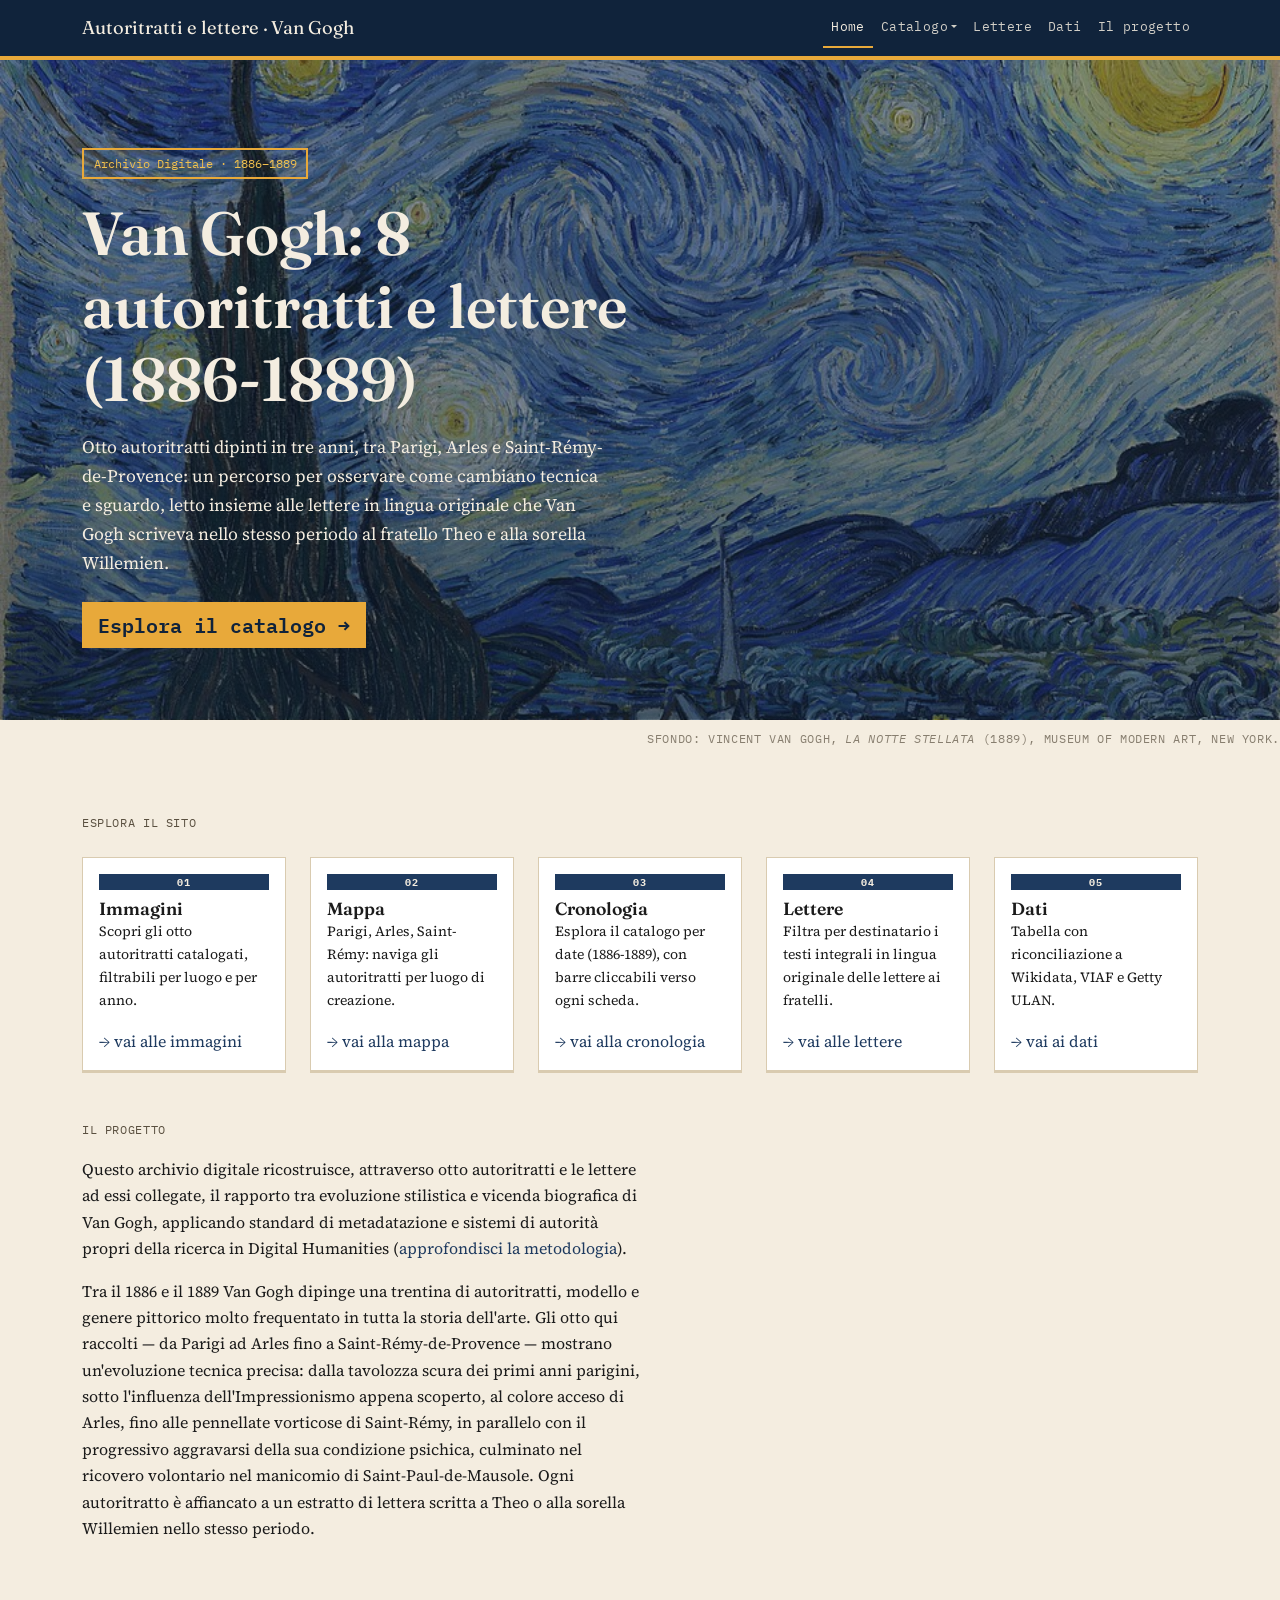
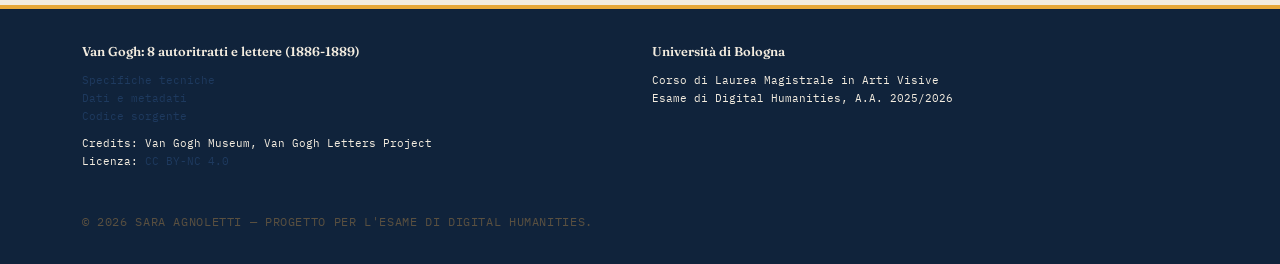
<file: index.html>
<!DOCTYPE html>
<html lang="it">
<head>
<meta charset="UTF-8">
<meta name="viewport" content="width=device-width, initial-scale=1.0">
<title>Van Gogh: 8 autoritratti e lettere (1886-1889)</title>

<meta name="DC.title" content="Van Gogh: 8 autoritratti e lettere (1886-1889)">
<meta name="DC.creator" content="Sara Agnoletti — Corso di Laurea Magistrale in Arti Visive, Università di Bologna">
<meta name="DC.subject" content="Vincent van Gogh; autoritratto; Post-Impressionismo; salute mentale">
<meta name="DC.description" content="Raccolta digitale di otto autoritratti di Van Gogh (1886-1889), suddivisi per luogo e data, abbinati a estratti di lettere a Theo van Gogh.">
<meta name="DC.publisher" content="Progetto per l'esame di Digital Humanities">
<meta name="DC.contributor" content="Van Gogh Museum, Amsterdam; Van Gogh Letters Project (Van Gogh Museum / Huygens ING)">
<meta name="DC.format" content="text/html">
<meta name="DC.relation" content="https://github.com/agnolettisara-hub/van-gogh-autoritratti-lettere">
<meta name="DC.source" content="Van Gogh Letters Project (vangoghletters.org); Van Gogh Museum (vangoghmuseum.nl)">
<meta name="DC.date" content="2026">
<meta name="DC.type" content="Collection">
<meta name="DC.language" content="it">
<meta name="DC.coverage" content="1886-1889; Parigi; Arles; Saint-Rémy-de-Provence">
<meta name="DC.rights" content="Quest'opera è distribuita con licenza Creative Commons Attribuzione - Non Commerciale 4.0 Internazionale (CC BY-NC 4.0). https://creativecommons.org/licenses/by-nc/4.0/deed.it">

<link href="https://cdn.jsdelivr.net/npm/bootstrap@5.3.3/dist/css/bootstrap.min.css" rel="stylesheet">
<link href="https://fonts.googleapis.com/css2?family=Fraunces:wght@500;600&family=Source+Serif+4:ital,wght@0,400;0,600;1,400&family=IBM+Plex+Mono:wght@400;600&display=swap" rel="stylesheet">
<link rel="stylesheet" href="css/style.css">
</head>
<body>

<nav class="navbar navbar-expand-lg navbar-dh">
  <div class="container">
    <a class="navbar-brand" href="index.html">Autoritratti e lettere · Van Gogh</a>
    <button class="navbar-toggler" type="button" data-bs-toggle="collapse" data-bs-target="#nav">
      <span class="navbar-toggler-icon"></span>
    </button>
    <div class="collapse navbar-collapse" id="nav">
      <ul class="navbar-nav ms-auto">
        <li class="nav-item"><a class="nav-link active" href="index.html">Home</a></li>
<li class="nav-item dropdown">
  <a class="nav-link dropdown-toggle" href="#" role="button" data-bs-toggle="dropdown" aria-expanded="false">Catalogo</a>
  <ul class="dropdown-menu dropdown-menu-dark">
    <li><a class="dropdown-item" href="catalogo.html">Immagini</a></li>
    <li><a class="dropdown-item" href="mappa.html">Mappa</a></li>
    <li><a class="dropdown-item" href="timeline.html">Cronologia</a></li>
  </ul>
</li>
        <li class="nav-item"><a class="nav-link" href="lettere.html">Lettere</a></li>
        <li class="nav-item"><a class="nav-link" href="dati.html">Dati</a></li>
        <li class="nav-item"><a class="nav-link" href="progetto.html">Il progetto</a></li>
      </ul>
    </div>
  </div>
</nav>

<header class="hero" style="background-image: linear-gradient(rgba(16,35,59,0.4), rgba(16,35,59,0.55)), url('assets/img/starry-night.jpg'); background-size: cover; background-position: center;">
  <div class="container">
    <span class="stamp">Archivio Digitale · 1886–1889</span>
    <h1>Van Gogh: 8 autoritratti e lettere (1886-1889)</h1>
    <p class="lead-text">
      Otto autoritratti dipinti in tre anni, tra Parigi, Arles e
      Saint-Rémy-de-Provence: un percorso per osservare come cambiano
      tecnica e sguardo, letto insieme alle lettere in lingua originale che Van Gogh scriveva
      nello stesso periodo al fratello Theo e alla sorella Willemien.
    </p>
    <a href="catalogo.html" class="btn btn-lg mt-2" style="background:var(--yellow); color:var(--blue-deep); border:none; border-radius:0; font-family:var(--font-mono); font-weight:600;">
      Esplora il catalogo →
    </a>
  </div>
</header>

<p class="caption" style="text-align:right; margin-top:0.5rem; opacity:0.7;">
  Sfondo: Vincent van Gogh, <em>La Notte Stellata</em> (1889), Museum of Modern Art, New York.
</p>
<section class="container py-5">
  <p class="eyebrow mb-4">Esplora il sito</p>
  <div class="row row-cols-2 row-cols-md-3 row-cols-lg-5 g-4">

    <div class="col">
      <div class="portrait-card h-100">
        <div class="card-body p-3 d-flex flex-column h-100">
          <p class="badge-tipo badge-immagine badge d-inline-block mb-2">01</p>
          <h3 class="card-title">Immagini</h3>
          <p class="small">Scopri gli otto autoritratti catalogati, filtrabili per luogo e per anno.</p>
          <a href="catalogo.html" class="mt-auto">→ vai alle immagini</a>
        </div>
      </div>
    </div>

    <div class="col">
      <div class="portrait-card h-100">
        <div class="card-body p-3 d-flex flex-column h-100">
          <p class="badge-tipo badge-immagine badge d-inline-block mb-2">02</p>
          <h3 class="card-title">Mappa</h3>
          <p class="small">Parigi, Arles, Saint-Rémy: naviga gli autoritratti per luogo di creazione.</p>
          <a href="mappa.html" class="mt-auto">→ vai alla mappa</a>
        </div>
      </div>
    </div>

    <div class="col">
      <div class="portrait-card h-100">
        <div class="card-body p-3 d-flex flex-column h-100">
          <p class="badge-tipo badge-immagine badge d-inline-block mb-2">03</p>
          <h3 class="card-title">Cronologia</h3>
          <p class="small">Esplora il catalogo per date (1886-1889), con barre cliccabili verso ogni scheda.</p>
          <a href="timeline.html" class="mt-auto">→ vai alla cronologia</a>
        </div>
      </div>
    </div>

    <div class="col">
      <div class="portrait-card h-100">
        <div class="card-body p-3 d-flex flex-column h-100">
          <p class="badge-tipo badge-immagine badge d-inline-block mb-2">04</p>
          <h3 class="card-title">Lettere</h3>
          <p class="small">Filtra per destinatario i testi integrali in lingua originale delle lettere ai fratelli.</p>
          <a href="lettere.html" class="mt-auto">→ vai alle lettere</a>
        </div>
      </div>
    </div>

    <div class="col">
      <div class="portrait-card h-100">
        <div class="card-body p-3 d-flex flex-column h-100">
          <p class="badge-tipo badge-immagine badge d-inline-block mb-2">05</p>
          <h3 class="card-title">Dati</h3>
          <p class="small">Tabella con riconciliazione a Wikidata, VIAF e Getty ULAN.</p>
          <a href="dati.html" class="mt-auto">→ vai ai dati</a>
        </div>
      </div>
    </div>

  </div>
</section>
<section class="container pb-5">
  <p class="eyebrow mb-3">Il progetto</p>
  <p style="max-width:70ch;">
  Questo archivio digitale ricostruisce, attraverso otto autoritratti e le
  lettere ad essi collegate, il rapporto tra evoluzione stilistica e
  vicenda biografica di Van Gogh, applicando standard di metadatazione e
  sistemi di autorità propri della ricerca in Digital Humanities
  (<a href="progetto.html">approfondisci la metodologia</a>).
</p>
<p style="max-width:70ch;" class="mt-3">
  Tra il 1886 e il 1889 Van Gogh dipinge una trentina di autoritratti, modello e genere pittorico molto frequentato in tutta la storia dell'arte. Gli otto qui raccolti —
  da Parigi ad Arles fino a Saint-Rémy-de-Provence — mostrano un'evoluzione
  tecnica precisa: dalla tavolozza scura dei primi anni parigini, sotto
  l'influenza dell'Impressionismo appena scoperto, al colore acceso di
  Arles, fino alle pennellate vorticose di Saint-Rémy, in parallelo con il
  progressivo aggravarsi della sua condizione psichica, culminato nel
  ricovero volontario nel manicomio di Saint-Paul-de-Mausole. Ogni
  autoritratto è affiancato a un estratto di lettera scritta a Theo o alla
  sorella Willemien nello stesso periodo.
</p>
</section>

<footer>
  <div class="container">
    <div class="row g-4">
      <div class="col-md-6">
        <p class="mb-2" style="font-family:var(--font-display); font-weight:600; color:var(--cream);">Van Gogh: 8 autoritratti e lettere (1886-1889)</p>
        <ul class="list-unstyled small">
          <li><a href="progetto.html">Specifiche tecniche</a></li>
          <li><a href="dati.html">Dati e metadati</a></li>
          <li><a href="https://github.com/agnolettisara-hub/van-gogh-autoritratti-lettere" target="_blank" rel="noopener">Codice sorgente</a></li>
          <li class="mt-2">Credits: Van Gogh Museum, Van Gogh Letters Project</li>
          <li>Licenza: <a href="https://creativecommons.org/licenses/by-nc/4.0/deed.it" target="_blank" rel="noopener">CC BY-NC 4.0</a></li>
        </ul>
      </div>
      <div class="col-md-6">
        <p class="mb-2" style="font-family:var(--font-display); font-weight:600; color:var(--cream);">Università di Bologna</p>
        <ul class="list-unstyled small">
          <li>Corso di Laurea Magistrale in Arti Visive</li>
          <li>Esame di Digital Humanities, A.A. 2025/2026</li>
        </ul>
      </div>
    </div>
    <p class="meta mt-4 mb-0">© 2026 Sara Agnoletti — Progetto per l'esame di Digital Humanities.</p>
  </div>
</footer>

<script src="https://cdn.jsdelivr.net/npm/bootstrap@5.3.3/dist/js/bootstrap.bundle.min.js"></script>
</body>
</html>
</file>
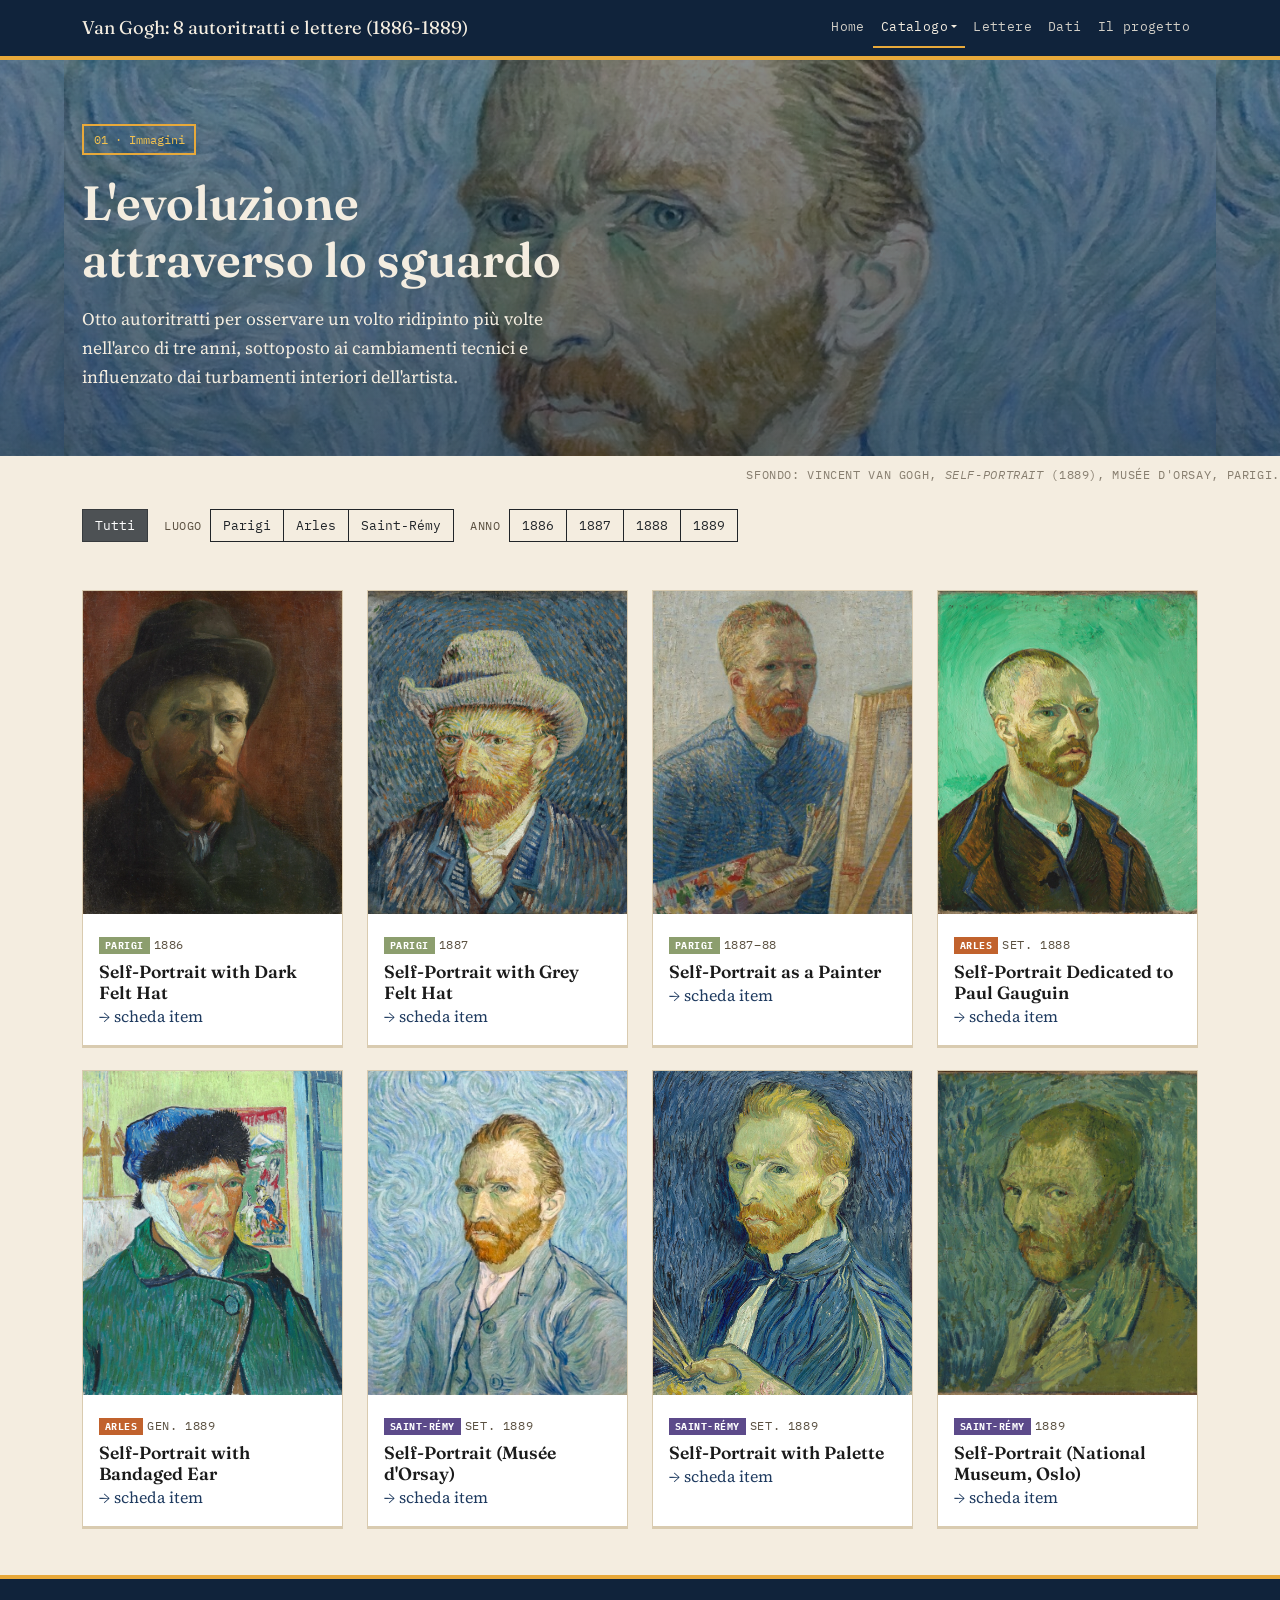
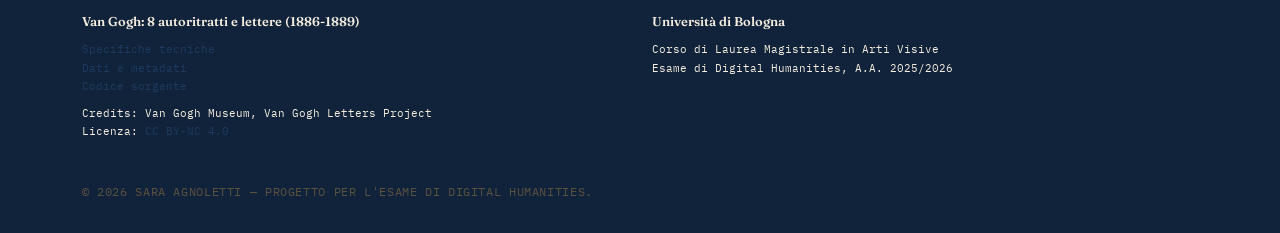
<file: catalogo.html>
<!DOCTYPE html>
<html lang="it">
<head>
<meta charset="UTF-8">
<meta name="viewport" content="width=device-width, initial-scale=1.0">
<title>Catalogo — Van Gogh: 8 autoritratti e lettere (1886-1889)</title>
<link href="https://cdn.jsdelivr.net/npm/bootstrap@5.3.3/dist/css/bootstrap.min.css" rel="stylesheet">
<link href="https://fonts.googleapis.com/css2?family=Fraunces:wght@500;600&family=Source+Serif+4:ital,wght@0,400;0,600;1,400&family=IBM+Plex+Mono:wght@400;600&display=swap" rel="stylesheet">
<link rel="stylesheet" href="css/style.css">
</head>
<body>

<nav class="navbar navbar-expand-lg navbar-dh">
  <div class="container">
    <a class="navbar-brand" href="index.html">Van Gogh: 8 autoritratti e lettere (1886-1889)</a>
    <button class="navbar-toggler" type="button" data-bs-toggle="collapse" data-bs-target="#nav">
      <span class="navbar-toggler-icon"></span>
    </button>
    <div class="collapse navbar-collapse" id="nav">
      <ul class="navbar-nav ms-auto">
        <li class="nav-item"><a class="nav-link" href="index.html">Home</a></li>
<li class="nav-item dropdown">
  <a class="nav-link dropdown-toggle active" href="#" role="button" data-bs-toggle="dropdown" aria-expanded="false">Catalogo</a>
  <ul class="dropdown-menu dropdown-menu-dark">
    <li><a class="dropdown-item" href="catalogo.html">Immagini</a></li>
    <li><a class="dropdown-item" href="mappa.html">Mappa</a></li>
    <li><a class="dropdown-item" href="timeline.html">Cronologia</a></li>
  </ul>
</li>
        <li class="nav-item"><a class="nav-link" href="lettere.html">Lettere</a></li>
        <li class="nav-item"><a class="nav-link" href="dati.html">Dati</a></li>
        <li class="nav-item"><a class="nav-link" href="progetto.html">Il progetto</a></li>
      </ul>
    </div>
  </div>
</nav>

<header class="hero" style="padding: 4rem 0 3rem; background-image: linear-gradient(rgba(16,35,59,0.5), rgba(16,35,59,0.68)), url('assets/img/self-portrait-orsay.jpg'); background-size: 90% auto; background-position: center 35%;">
  <div class="container">
    <span class="stamp">01 · Immagini</span>
    <h1 style="font-size: clamp(1.8rem, 4.5vw, 3rem);">L'evoluzione attraverso lo sguardo</h1>
    <p class="lead-text">
      Otto autoritratti per osservare un volto ridipinto più volte nell'arco di tre anni, sottoposto ai cambiamenti tecnici e influenzato dai turbamenti interiori dell'artista.
    </p>
  </div>
</header>
<p class="caption" style="text-align:right; margin-top:0.5rem; opacity:0.7;">
  Sfondo: Vincent van Gogh, <em>Self-Portrait</em> (1889), Musée d'Orsay, Parigi.
</p>
<section class="container mt-4">
  <div class="d-flex flex-wrap align-items-center gap-3">

    <button class="btn btn-dark filtro-reset-btn active" id="filtro-reset" style="border-radius:0; font-family:var(--font-mono); font-size:0.8rem;">Tutti</button>

    <div class="d-flex align-items-center gap-2">
      <span class="eyebrow mb-0" style="white-space:nowrap;">Luogo</span>
      <div class="btn-group" role="group" aria-label="Filtra per luogo" id="filtri">
        <button class="btn btn-outline-dark filtro-btn" data-filtro="parigi" style="border-radius:0; font-family:var(--font-mono); font-size:0.8rem;">Parigi</button>
        <button class="btn btn-outline-dark filtro-btn" data-filtro="arles" style="border-radius:0; font-family:var(--font-mono); font-size:0.8rem;">Arles</button>
        <button class="btn btn-outline-dark filtro-btn" data-filtro="saintremy" style="border-radius:0; font-family:var(--font-mono); font-size:0.8rem;">Saint-Rémy</button>
      </div>
    </div>

    <div class="d-flex align-items-center gap-2">
      <span class="eyebrow mb-0" style="white-space:nowrap;">Anno</span>
      <div class="btn-group" role="group" aria-label="Filtra per anno" id="filtri-anno">
        <button class="btn btn-outline-dark filtro-anno-btn" data-anno="1886" style="border-radius:0; font-family:var(--font-mono); font-size:0.8rem;">1886</button>
        <button class="btn btn-outline-dark filtro-anno-btn" data-anno="1887" style="border-radius:0; font-family:var(--font-mono); font-size:0.8rem;">1887</button>
        <button class="btn btn-outline-dark filtro-anno-btn" data-anno="1888" style="border-radius:0; font-family:var(--font-mono); font-size:0.8rem;">1888</button>
        <button class="btn btn-outline-dark filtro-anno-btn" data-anno="1889" style="border-radius:0; font-family:var(--font-mono); font-size:0.8rem;">1889</button>
      </div>
    </div>

  </div>
</section>

<section class="container py-5">
  <div class="row g-4" id="griglia">

    <div class="col-sm-6 col-md-4 col-lg-3 item-card" data-luogo="parigi" data-anno="1886">
      <div class="portrait-card h-100">
        <img src="assets/img/self-portrait-dark-felt-hat.jpg" alt="Self-Portrait with Dark Felt Hat" style="width:100%; aspect-ratio:4/5; object-fit:cover; display:block;">
        <div class="card-body p-3">
          <span class="badge-tipo badge-parigi badge">Parigi</span>
          <span class="meta">1886</span>
          <h3 class="card-title mt-1">Self-Portrait with Dark Felt Hat</h3>
          <a href="item/self-portrait-dark-felt-hat.html">→ scheda item</a>
        </div>
      </div>
    </div>

    <div class="col-sm-6 col-md-4 col-lg-3 item-card" data-luogo="parigi" data-anno="1887">
      <div class="portrait-card h-100">
        <img src="assets/img/self-portrait-grey-felt-hat.jpg" alt="Self-Portrait with Grey Felt Hat" style="width:100%; aspect-ratio:4/5; object-fit:cover; display:block;">
        <div class="card-body p-3">
          <span class="badge-tipo badge-parigi badge">Parigi</span>
          <span class="meta">1887</span>
          <h3 class="card-title mt-1">Self-Portrait with Grey Felt Hat</h3>
          <a href="item/self-portrait-grey-felt-hat.html">→ scheda item</a>
        </div>
      </div>
    </div>

    <div class="col-sm-6 col-md-4 col-lg-3 item-card" data-luogo="parigi" data-anno="1887-1888">
      <div class="portrait-card h-100">
        <img src="assets/img/self-portrait-as-painter.jpg" alt="Self-Portrait as a Painter" style="width:100%; aspect-ratio:4/5; object-fit:cover; display:block;">
        <div class="card-body p-3">
          <span class="badge-tipo badge-parigi badge">Parigi</span>
          <span class="meta">1887–88</span>
          <h3 class="card-title mt-1">Self-Portrait as a Painter</h3>
          <a href="item/self-portrait-as-painter.html">→ scheda item</a>
        </div>
      </div>
    </div>

    <div class="col-sm-6 col-md-4 col-lg-3 item-card" data-luogo="arles" data-anno="1888">
      <div class="portrait-card h-100">
        <img src="assets/img/self-portrait-dedicated-gauguin.jpg" alt="Self-Portrait Dedicated to Paul Gauguin" style="width:100%; aspect-ratio:4/5; object-fit:cover; display:block;">
        <div class="card-body p-3">
          <span class="badge-tipo badge-arles badge">Arles</span>
          <span class="meta">set. 1888</span>
          <h3 class="card-title mt-1">Self-Portrait Dedicated to Paul Gauguin</h3>
          <a href="item/self-portrait-dedicated-gauguin.html">→ scheda item</a>
        </div>
      </div>
    </div>

    <div class="col-sm-6 col-md-4 col-lg-3 item-card" data-luogo="arles" data-anno="1889">
      <div class="portrait-card h-100">
        <img src="assets/img/self-portrait-bandaged-ear.jpg" alt="Self-Portrait with Bandaged Ear" style="width:100%; aspect-ratio:4/5; object-fit:cover; display:block;">
        <div class="card-body p-3">
          <span class="badge-tipo badge-arles badge">Arles</span>
          <span class="meta">gen. 1889</span>
          <h3 class="card-title mt-1">Self-Portrait with Bandaged Ear</h3>
          <a href="item/self-portrait-bandaged-ear.html">→ scheda item</a>
        </div>
      </div>
    </div>

    <div class="col-sm-6 col-md-4 col-lg-3 item-card" data-luogo="saintremy" data-anno="1889">
      <div class="portrait-card h-100">
        <img src="assets/img/self-portrait-orsay.jpg" alt="Self-Portrait (Musée d'Orsay)" style="width:100%; aspect-ratio:4/5; object-fit:cover; display:block;">
        <div class="card-body p-3">
          <span class="badge-tipo badge-saintremy badge">Saint-Rémy</span>
          <span class="meta">set. 1889</span>
          <h3 class="card-title mt-1">Self-Portrait (Musée d'Orsay)</h3>
          <a href="item/self-portrait-orsay.html">→ scheda item</a>
        </div>
      </div>
    </div>

    <div class="col-sm-6 col-md-4 col-lg-3 item-card" data-luogo="saintremy" data-anno="1889">
      <div class="portrait-card h-100">
        <img src="assets/img/self-portrait-palette.jpg" alt="Self-Portrait with Palette" style="width:100%; aspect-ratio:4/5; object-fit:cover; display:block;">
        <div class="card-body p-3">
          <span class="badge-tipo badge-saintremy badge">Saint-Rémy</span>
          <span class="meta">set. 1889</span>
          <h3 class="card-title mt-1">Self-Portrait with Palette</h3>
          <a href="item/self-portrait-palette.html">→ scheda item</a>
        </div>
      </div>
    </div>

    <div class="col-sm-6 col-md-4 col-lg-3 item-card" data-luogo="saintremy" data-anno="1889">
      <div class="portrait-card h-100">
        <img src="assets/img/self-portrait-oslo.jpg" alt="Self-Portrait (National Museum, Oslo)" style="width:100%; aspect-ratio:4/5; object-fit:cover; display:block;">
        <div class="card-body p-3">
          <span class="badge-tipo badge-saintremy badge">Saint-Rémy</span>
          <span class="meta">1889</span>
          <h3 class="card-title mt-1">Self-Portrait (National Museum, Oslo)</h3>
          <a href="item/self-portrait-oslo.html">→ scheda item</a>
        </div>
      </div>
    </div>

  </div>
</section>

<footer>
  <div class="container">
    <div class="row g-4">
      <div class="col-md-6">
        <p class="mb-2" style="font-family:var(--font-display); font-weight:600; color:var(--cream);">Van Gogh: 8 autoritratti e lettere (1886-1889)</p>
        <ul class="list-unstyled small">
          <li><a href="progetto.html">Specifiche tecniche</a></li>
          <li><a href="dati.html">Dati e metadati</a></li>
          <li><a href="https://github.com/agnolettisara-hub/van-gogh-autoritratti-lettere" target="_blank" rel="noopener">Codice sorgente</a></li>
          <li class="mt-2">Credits: Van Gogh Museum, Van Gogh Letters Project</li>
          <li>Licenza: <a href="https://creativecommons.org/licenses/by-nc/4.0/deed.it" target="_blank" rel="noopener">CC BY-NC 4.0</a></li>
        </ul>
      </div>
      <div class="col-md-6">
        <p class="mb-2" style="font-family:var(--font-display); font-weight:600; color:var(--cream);">Università di Bologna</p>
        <ul class="list-unstyled small">
          <li>Corso di Laurea Magistrale in Arti Visive</li>
          <li>Esame di Digital Humanities, A.A. 2025/2026</li>
        </ul>
      </div>
    </div>
    <p class="meta mt-4 mb-0">© 2026 Sara Agnoletti — Progetto per l'esame di Digital Humanities.</p>
  </div>
</footer>

<script src="https://cdn.jsdelivr.net/npm/bootstrap@5.3.3/dist/js/bootstrap.bundle.min.js"></script>
<script src="js/main.js"></script>
</body>
</html>
</file>
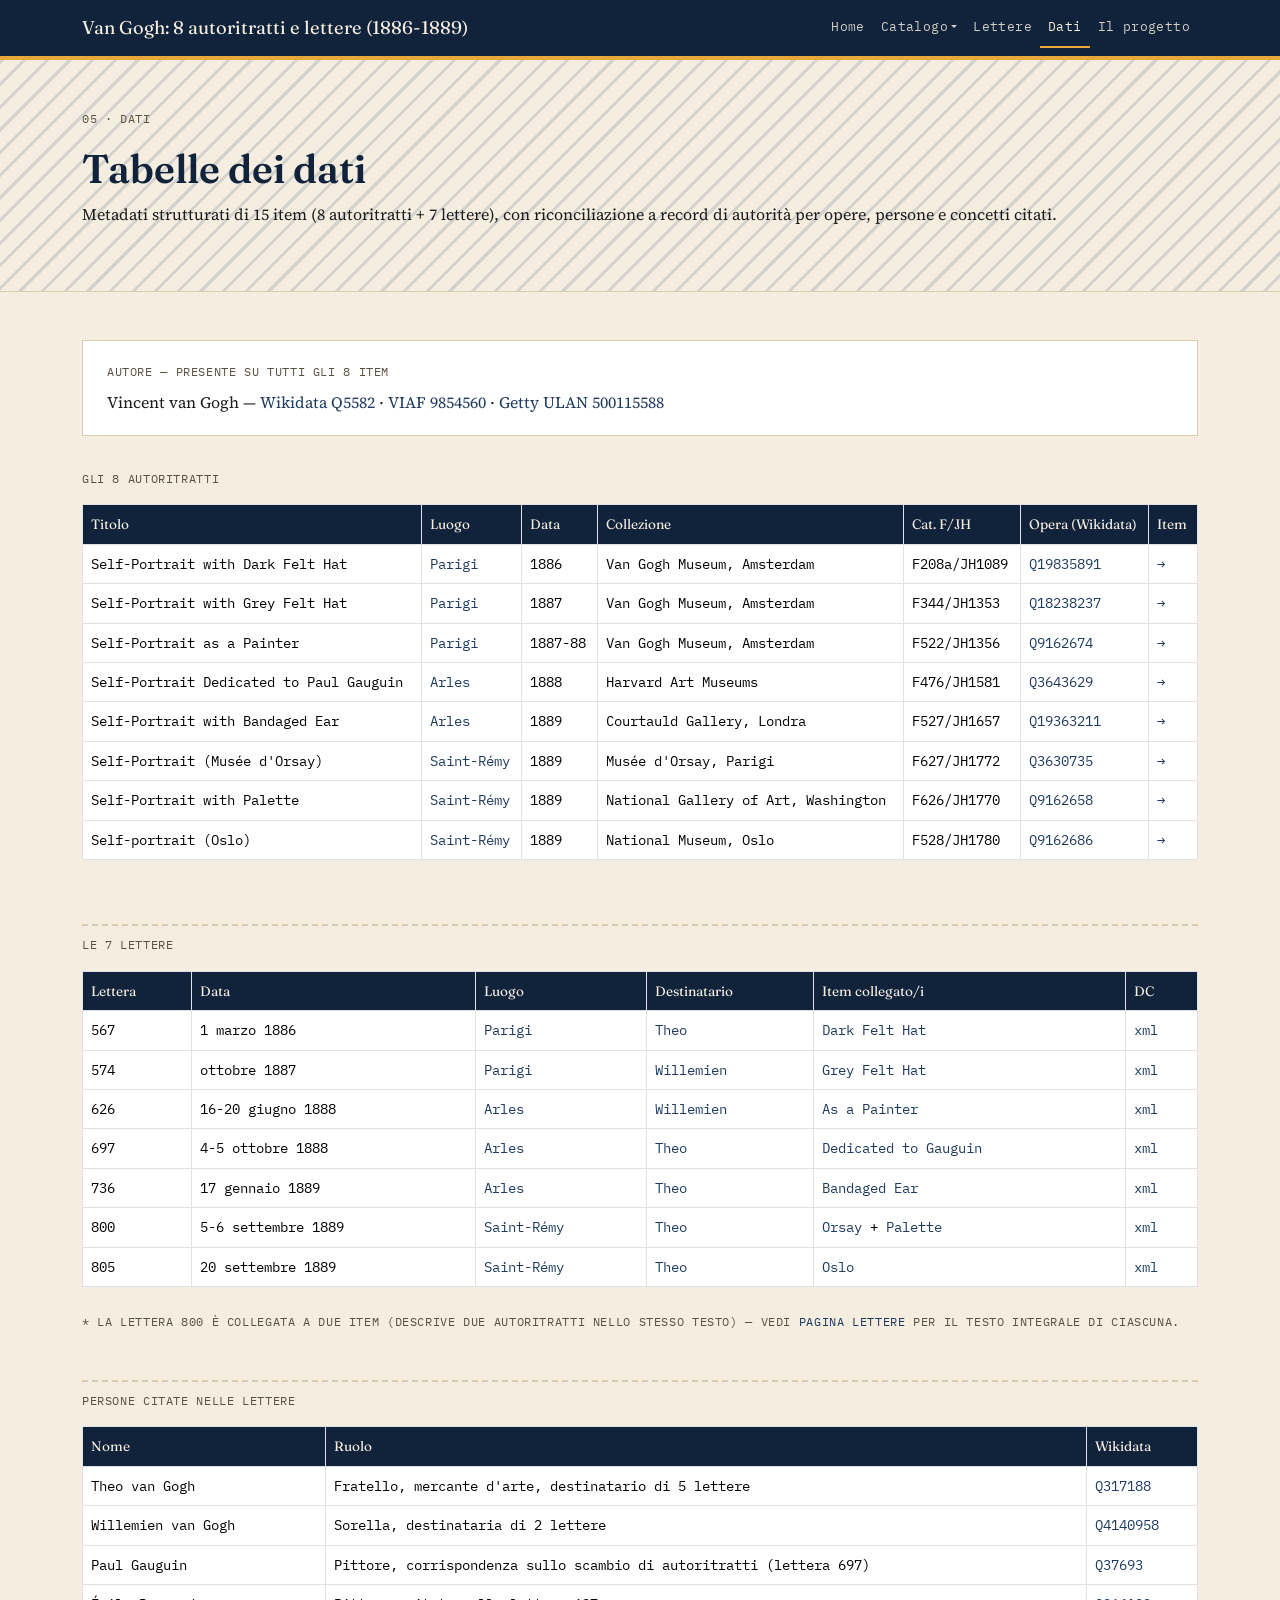
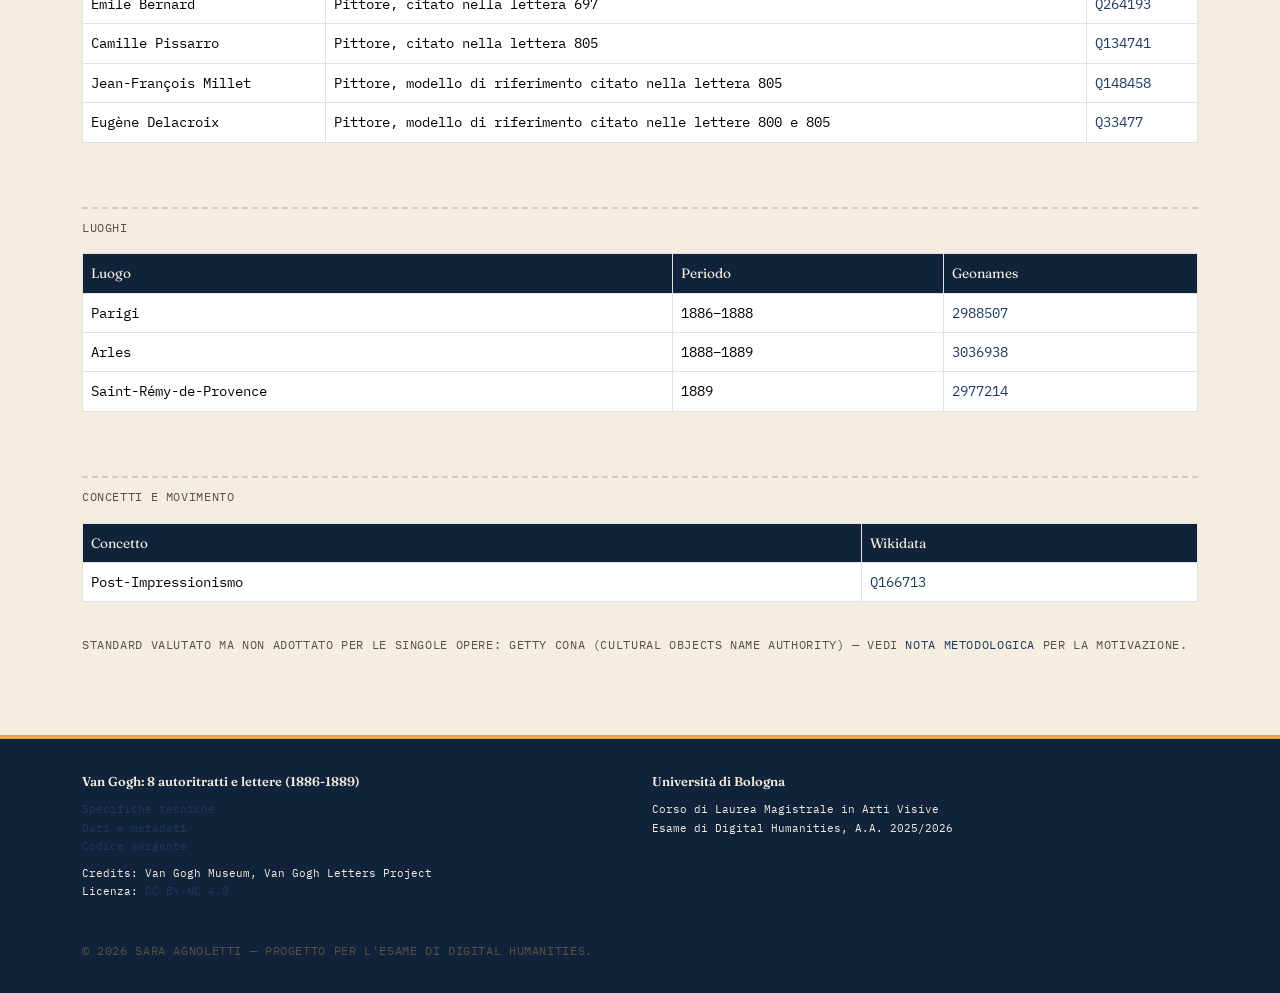
<file: dati.html>
<!DOCTYPE html>
<html lang="it">
<head>
<meta charset="UTF-8">
<meta name="viewport" content="width=device-width, initial-scale=1.0">
<title>Dati — Van Gogh: 8 autoritratti e lettere (1886-1889)</title>
<link href="https://cdn.jsdelivr.net/npm/bootstrap@5.3.3/dist/css/bootstrap.min.css" rel="stylesheet">
<link href="https://fonts.googleapis.com/css2?family=Fraunces:wght@500;600&family=Source+Serif+4:ital,wght@0,400;0,600;1,400&family=IBM+Plex+Mono:wght@400;600&display=swap" rel="stylesheet">
<link rel="stylesheet" href="css/style.css">
<style>
  .dati-table th a, .dati-table td a { color: var(--blue); }
  .auth-box { border: 1px solid var(--line); background: #fff; padding: 1.2rem 1.5rem; margin-bottom: 2rem; }
  .auth-box .eyebrow { margin-bottom: 0.5rem; }
  .mini-table { font-family: var(--font-mono); font-size: 0.85rem; }
  .mini-table th { background: var(--blue-deep); color: var(--cream); font-family: var(--font-display); font-weight: normal; }
  .section-divider { border-top: 2px dashed var(--line); margin: 3rem 0 2rem; padding-top: 0.5rem; }
</style>
</head>
<body>

<nav class="navbar navbar-expand-lg navbar-dh">
  <div class="container">
    <a class="navbar-brand" href="index.html">Van Gogh: 8 autoritratti e lettere (1886-1889)</a>
    <button class="navbar-toggler" type="button" data-bs-toggle="collapse" data-bs-target="#nav">
      <span class="navbar-toggler-icon"></span>
    </button>
    <div class="collapse navbar-collapse" id="nav">
      <ul class="navbar-nav ms-auto">
        <li class="nav-item"><a class="nav-link" href="index.html">Home</a></li>
        <li class="nav-item dropdown">
          <a class="nav-link dropdown-toggle" href="#" role="button" data-bs-toggle="dropdown" aria-expanded="false">Catalogo</a>
          <ul class="dropdown-menu dropdown-menu-dark">
            <li><a class="dropdown-item" href="catalogo.html">Immagini</a></li>
            <li><a class="dropdown-item" href="mappa.html">Mappa</a></li>
            <li><a class="dropdown-item" href="timeline.html">Cronologia</a></li>
          </ul>
        </li>
        <li class="nav-item"><a class="nav-link" href="lettere.html">Lettere</a></li>
        <li class="nav-item"><a class="nav-link active" href="dati.html">Dati</a></li>
        <li class="nav-item"><a class="nav-link" href="progetto.html">Il progetto</a></li>
      </ul>
    </div>
  </div>
</nav>

<header class="py-5" style="border-bottom:1px solid var(--line); background-color: var(--cream); background-image: repeating-linear-gradient(135deg, rgba(30,58,95,0.15), rgba(30,58,95,0.15) 3px, transparent 3px, transparent 16px);">
  <div class="container">
   <p class="eyebrow">05 · Dati</p>
    <h1>Tabelle dei dati</h1>
    <p class="lead-text">
      Metadati strutturati di 15 item (8 autoritratti + 7 lettere), con
      riconciliazione a record di autorità per opere, persone e concetti citati.
    </p>
  </div>
</header>

<div class="container py-5">

  <!-- ============ AUTORE (costante su tutti gli item) ============ -->
  <div class="auth-box">
    <p class="eyebrow">Autore — presente su tutti gli 8 item</p>
    <p class="mb-0">
      Vincent van Gogh —
      <a href="https://www.wikidata.org/wiki/Q5582" target="_blank">Wikidata Q5582</a> ·
      <a href="http://viaf.org/viaf/9854560" target="_blank">VIAF 9854560</a> ·
      <a href="https://www.getty.edu/vow/ULANFullDisplay?find=van+gogh&role=&nation=&subjectid=500115588" target="_blank">Getty ULAN 500115588</a>
    </p>
  </div>

  <!-- ============ TABELLA PRINCIPALE — ITEM (AUTORITRATTI) ============ -->
  <p class="eyebrow mb-3">Gli 8 autoritratti</p>
  <div style="overflow-x:auto;">
    <table class="table table-bordered dati-table align-middle">
      <thead>
        <tr><th>Titolo</th><th>Luogo</th><th>Data</th><th>Collezione</th><th>Cat. F/JH</th><th>Opera (Wikidata)</th><th>Item</th></tr>
      </thead>
      <tbody>
        <tr>
          <td>Self-Portrait with Dark Felt Hat</td>
          <td><a href="https://www.geonames.org/2988507/paris.html" target="_blank">Parigi</a></td>
          <td>1886</td>
          <td>Van Gogh Museum, Amsterdam</td>
          <td>F208a/JH1089</td>
          <td><a href="https://www.wikidata.org/wiki/Q19835891" target="_blank">Q19835891</a></td>
          <td><a href="item/self-portrait-dark-felt-hat.html">→</a></td>
        </tr>
        <tr>
          <td>Self-Portrait with Grey Felt Hat</td>
          <td><a href="https://www.geonames.org/2988507/paris.html" target="_blank">Parigi</a></td>
          <td>1887</td>
          <td>Van Gogh Museum, Amsterdam</td>
          <td>F344/JH1353</td>
          <td><a href="https://www.wikidata.org/wiki/Q18238237" target="_blank">Q18238237</a></td>
          <td><a href="item/self-portrait-grey-felt-hat.html">→</a></td>
        </tr>
        <tr>
          <td>Self-Portrait as a Painter</td>
          <td><a href="https://www.geonames.org/2988507/paris.html" target="_blank">Parigi</a></td>
          <td>1887-88</td>
          <td>Van Gogh Museum, Amsterdam</td>
          <td>F522/JH1356</td>
          <td><a href="https://www.wikidata.org/wiki/Q9162674" target="_blank">Q9162674</a></td>
          <td><a href="item/self-portrait-as-painter.html">→</a></td>
        </tr>
        <tr>
          <td>Self-Portrait Dedicated to Paul Gauguin</td>
          <td><a href="https://www.geonames.org/3036938/arles.html" target="_blank">Arles</a></td>
          <td>1888</td>
          <td>Harvard Art Museums</td>
          <td>F476/JH1581</td>
          <td><a href="https://www.wikidata.org/wiki/Q3643629" target="_blank">Q3643629</a></td>
          <td><a href="item/self-portrait-dedicated-gauguin.html">→</a></td>
        </tr>
        <tr>
          <td>Self-Portrait with Bandaged Ear</td>
          <td><a href="https://www.geonames.org/3036938/arles.html" target="_blank">Arles</a></td>
          <td>1889</td>
          <td>Courtauld Gallery, Londra</td>
          <td>F527/JH1657</td>
          <td><a href="https://www.wikidata.org/wiki/Q19363211" target="_blank">Q19363211</a></td>
          <td><a href="item/self-portrait-bandaged-ear.html">→</a></td>
        </tr>
        <tr>
          <td>Self-Portrait (Musée d'Orsay)</td>
          <td><a href="https://www.geonames.org/2977214/saint-remy-de-provence.html" target="_blank">Saint-Rémy</a></td>
          <td>1889</td>
          <td>Musée d'Orsay, Parigi</td>
          <td>F627/JH1772</td>
          <td><a href="https://www.wikidata.org/wiki/Q3630735" target="_blank">Q3630735</a></td>
          <td><a href="item/self-portrait-orsay.html">→</a></td>
        </tr>
        <tr>
          <td>Self-Portrait with Palette</td>
          <td><a href="https://www.geonames.org/2977214/saint-remy-de-provence.html" target="_blank">Saint-Rémy</a></td>
          <td>1889</td>
          <td>National Gallery of Art, Washington</td>
          <td>F626/JH1770</td>
          <td><a href="https://www.wikidata.org/wiki/Q9162658" target="_blank">Q9162658</a></td>
          <td><a href="item/self-portrait-palette.html">→</a></td>
        </tr>
        <tr>
          <td>Self-portrait (Oslo)</td>
          <td><a href="https://www.geonames.org/2977214/saint-remy-de-provence.html" target="_blank">Saint-Rémy</a></td>
          <td>1889</td>
          <td>National Museum, Oslo</td>
          <td>F528/JH1780</td>
          <td><a href="https://www.wikidata.org/wiki/Q9162686" target="_blank">Q9162686</a></td>
          <td><a href="item/self-portrait-oslo.html">→</a></td>
        </tr>
      </tbody>
    </table>
  </div>

  <!-- ============ TABELLA LETTERE (ITEM A Sé) ============ -->
  <div class="section-divider">
    <p class="eyebrow mb-3">Le 7 lettere</p>
    <div style="overflow-x:auto;">
      <table class="table table-bordered dati-table align-middle">
        <thead>
          <tr><th>Lettera</th><th>Data</th><th>Luogo</th><th>Destinatario</th><th>Item collegato/i</th><th>DC</th></tr>
        </thead>
        <tbody>
          <tr>
            <td>567</td><td>1 marzo 1886</td>
            <td><a href="https://www.geonames.org/2988507/paris.html" target="_blank">Parigi</a></td>
            <td><a href="https://www.wikidata.org/wiki/Q317188" target="_blank">Theo</a></td>
            <td><a href="item/self-portrait-dark-felt-hat.html">Dark Felt Hat</a></td>
            <td><a href="data/lettera-567-dc.xml" target="_blank">xml</a></td>
          </tr>
          <tr>
            <td>574</td><td>ottobre 1887</td>
            <td><a href="https://www.geonames.org/2988507/paris.html" target="_blank">Parigi</a></td>
            <td><a href="https://www.wikidata.org/wiki/Q4140958" target="_blank">Willemien</a></td>
            <td><a href="item/self-portrait-grey-felt-hat.html">Grey Felt Hat</a></td>
            <td><a href="data/lettera-574-dc.xml" target="_blank">xml</a></td>
          </tr>
          <tr>
            <td>626</td><td>16-20 giugno 1888</td>
            <td><a href="https://www.geonames.org/3036938/arles.html" target="_blank">Arles</a></td>
            <td><a href="https://www.wikidata.org/wiki/Q4140958" target="_blank">Willemien</a></td>
            <td><a href="item/self-portrait-as-painter.html">As a Painter</a></td>
            <td><a href="data/lettera-626-dc.xml" target="_blank">xml</a></td>
          </tr>
          <tr>
            <td>697</td><td>4-5 ottobre 1888</td>
            <td><a href="https://www.geonames.org/3036938/arles.html" target="_blank">Arles</a></td>
            <td><a href="https://www.wikidata.org/wiki/Q317188" target="_blank">Theo</a></td>
            <td><a href="item/self-portrait-dedicated-gauguin.html">Dedicated to Gauguin</a></td>
            <td><a href="data/lettera-697-dc.xml" target="_blank">xml</a></td>
          </tr>
          <tr>
            <td>736</td><td>17 gennaio 1889</td>
            <td><a href="https://www.geonames.org/3036938/arles.html" target="_blank">Arles</a></td>
            <td><a href="https://www.wikidata.org/wiki/Q317188" target="_blank">Theo</a></td>
            <td><a href="item/self-portrait-bandaged-ear.html">Bandaged Ear</a></td>
            <td><a href="data/lettera-736-dc.xml" target="_blank">xml</a></td>
          </tr>
          <tr>
            <td>800</td><td>5-6 settembre 1889</td>
            <td><a href="https://www.geonames.org/2977214/saint-remy-de-provence.html" target="_blank">Saint-Rémy</a></td>
            <td><a href="https://www.wikidata.org/wiki/Q317188" target="_blank">Theo</a></td>
            <td><a href="item/self-portrait-orsay.html">Orsay</a> + <a href="item/self-portrait-palette.html">Palette</a></td>
            <td><a href="data/lettera-800-dc.xml" target="_blank">xml</a></td>
          </tr>
          <tr>
            <td>805</td><td>20 settembre 1889</td>
            <td><a href="https://www.geonames.org/2977214/saint-remy-de-provence.html" target="_blank">Saint-Rémy</a></td>
            <td><a href="https://www.wikidata.org/wiki/Q317188" target="_blank">Theo</a></td>
            <td><a href="item/self-portrait-oslo.html">Oslo</a></td>
            <td><a href="data/lettera-805-dc.xml" target="_blank">xml</a></td>
          </tr>
        </tbody>
      </table>
    </div>
    <p class="meta mt-2">* La lettera 800 è collegata a due item (descrive due autoritratti nello stesso testo) — vedi <a href="lettere.html">pagina Lettere</a> per il testo integrale di ciascuna.</p>
  </div>

  <!-- ============ TABELLA PERSONE ============ -->
  <div class="section-divider">
    <p class="eyebrow mb-3">Persone citate nelle lettere</p>
    <div style="overflow-x:auto;">
      <table class="table table-bordered mini-table align-middle">
        <thead>
          <tr><th>Nome</th><th>Ruolo</th><th>Wikidata</th></tr>
        </thead>
        <tbody>
          <tr><td>Theo van Gogh</td><td>Fratello, mercante d'arte, destinatario di 5 lettere</td><td><a href="https://www.wikidata.org/wiki/Q317188" target="_blank">Q317188</a></td></tr>
          <tr><td>Willemien van Gogh</td><td>Sorella, destinataria di 2 lettere</td><td><a href="https://www.wikidata.org/wiki/Q4140958" target="_blank">Q4140958</a></td></tr>
          <tr><td>Paul Gauguin</td><td>Pittore, corrispondenza sullo scambio di autoritratti (lettera 697)</td><td><a href="https://www.wikidata.org/wiki/Q37693" target="_blank">Q37693</a></td></tr>
          <tr><td>Émile Bernard</td><td>Pittore, citato nella lettera 697</td><td><a href="https://www.wikidata.org/wiki/Q264193" target="_blank">Q264193</a></td></tr>
          <tr><td>Camille Pissarro</td><td>Pittore, citato nella lettera 805</td><td><a href="https://www.wikidata.org/wiki/Q134741" target="_blank">Q134741</a></td></tr>
          <tr><td>Jean-François Millet</td><td>Pittore, modello di riferimento citato nella lettera 805</td><td><a href="https://www.wikidata.org/wiki/Q148458" target="_blank">Q148458</a></td></tr>
          <tr><td>Eugène Delacroix</td><td>Pittore, modello di riferimento citato nelle lettere 800 e 805</td><td><a href="https://www.wikidata.org/wiki/Q33477" target="_blank">Q33477</a></td></tr>
        </tbody>
      </table>
    </div>
  </div>

  <!-- ============ TABELLA LUOGHI ============ -->
  <div class="section-divider">
    <p class="eyebrow mb-3">Luoghi</p>
    <div style="overflow-x:auto;">
      <table class="table table-bordered mini-table align-middle">
        <thead>
          <tr><th>Luogo</th><th>Periodo</th><th>Geonames</th></tr>
        </thead>
        <tbody>
          <tr><td>Parigi</td><td>1886–1888</td><td><a href="https://www.geonames.org/2988507/paris.html" target="_blank">2988507</a></td></tr>
          <tr><td>Arles</td><td>1888–1889</td><td><a href="https://www.geonames.org/3036938/arles.html" target="_blank">3036938</a></td></tr>
          <tr><td>Saint-Rémy-de-Provence</td><td>1889</td><td><a href="https://www.geonames.org/2977214/saint-remy-de-provence.html" target="_blank">2977214</a></td></tr>
        </tbody>
      </table>
    </div>
  </div>

  <!-- ============ CONCETTI / MOVIMENTO ============ -->
  <div class="section-divider">
    <p class="eyebrow mb-3">Concetti e movimento</p>
    <div style="overflow-x:auto;">
      <table class="table table-bordered mini-table align-middle">
        <thead>
          <tr><th>Concetto</th><th>Wikidata</th></tr>
        </thead>
        <tbody>
          <tr><td>Post-Impressionismo</td><td><a href="https://www.wikidata.org/wiki/Q166713" target="_blank">Q166713</a></td></tr>
        </tbody>
      </table>
    </div>
    <p class="meta mt-3">
      Standard valutato ma non adottato per le singole opere: Getty CONA (Cultural Objects Name Authority) —
      vedi <a href="progetto.html">nota metodologica</a> per la motivazione.
    </p>
  </div>

</div>

<footer>
  <div class="container">
    <div class="row g-4">
      <div class="col-md-6">
        <p class="mb-2" style="font-family:var(--font-display); font-weight:600; color:var(--cream);">Van Gogh: 8 autoritratti e lettere (1886-1889)</p>
        <ul class="list-unstyled small">
          <li><a href="progetto.html">Specifiche tecniche</a></li>
          <li><a href="dati.html">Dati e metadati</a></li>
          <li><a href="https://github.com/agnolettisara-hub/van-gogh-autoritratti-lettere" target="_blank" rel="noopener">Codice sorgente</a></li>
          <li class="mt-2">Credits: Van Gogh Museum, Van Gogh Letters Project</li>
          <li>Licenza: <a href="https://creativecommons.org/licenses/by-nc/4.0/deed.it" target="_blank" rel="noopener">CC BY-NC 4.0</a></li>
        </ul>
      </div>
      <div class="col-md-6">
        <p class="mb-2" style="font-family:var(--font-display); font-weight:600; color:var(--cream);">Università di Bologna</p>
        <ul class="list-unstyled small">
          <li>Corso di Laurea Magistrale in Arti Visive</li>
          <li>Esame di Digital Humanities, A.A. 2025/2026</li>
        </ul>
      </div>
    </div>
    <p class="meta mt-4 mb-0">© 2026 Sara Agnoletti — Progetto per l'esame di Digital Humanities.</p>
  </div>
</footer>

<script src="https://cdn.jsdelivr.net/npm/bootstrap@5.3.3/dist/js/bootstrap.bundle.min.js"></script>
</body>
</html>
</file>
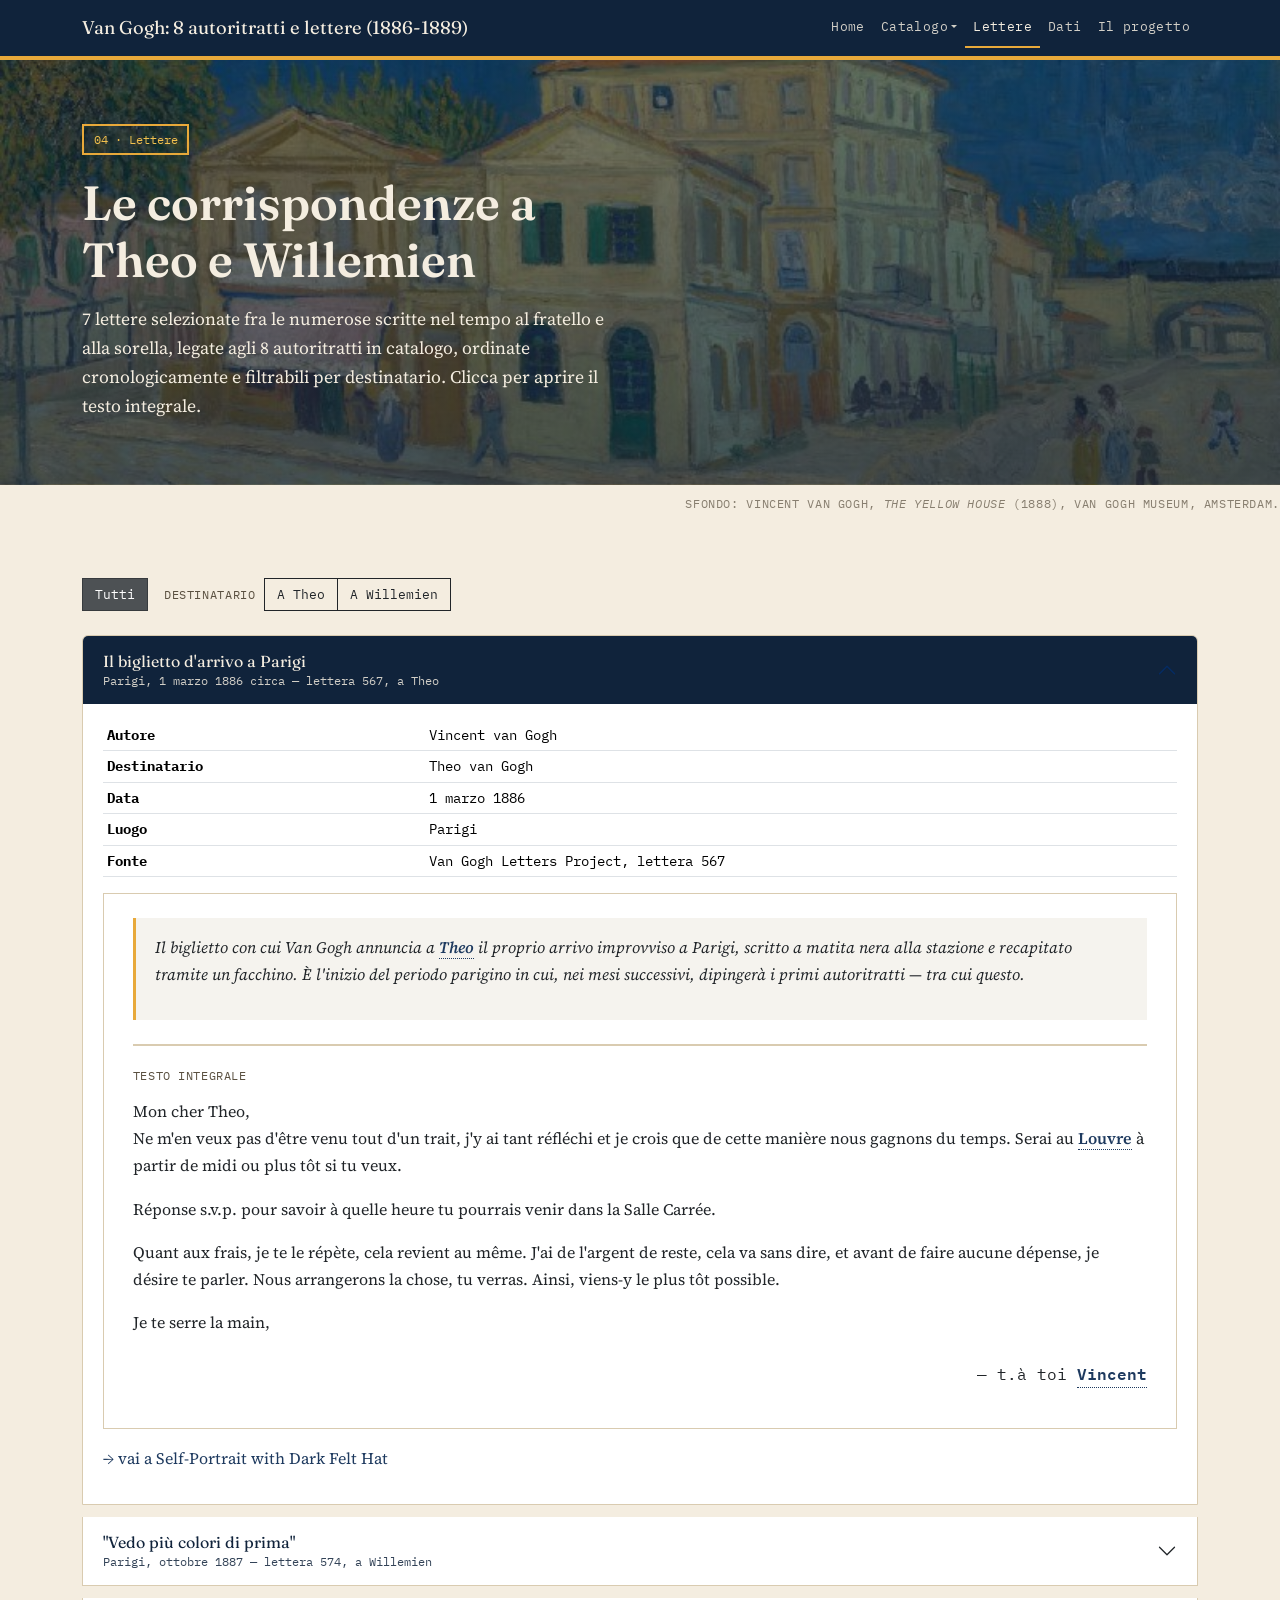
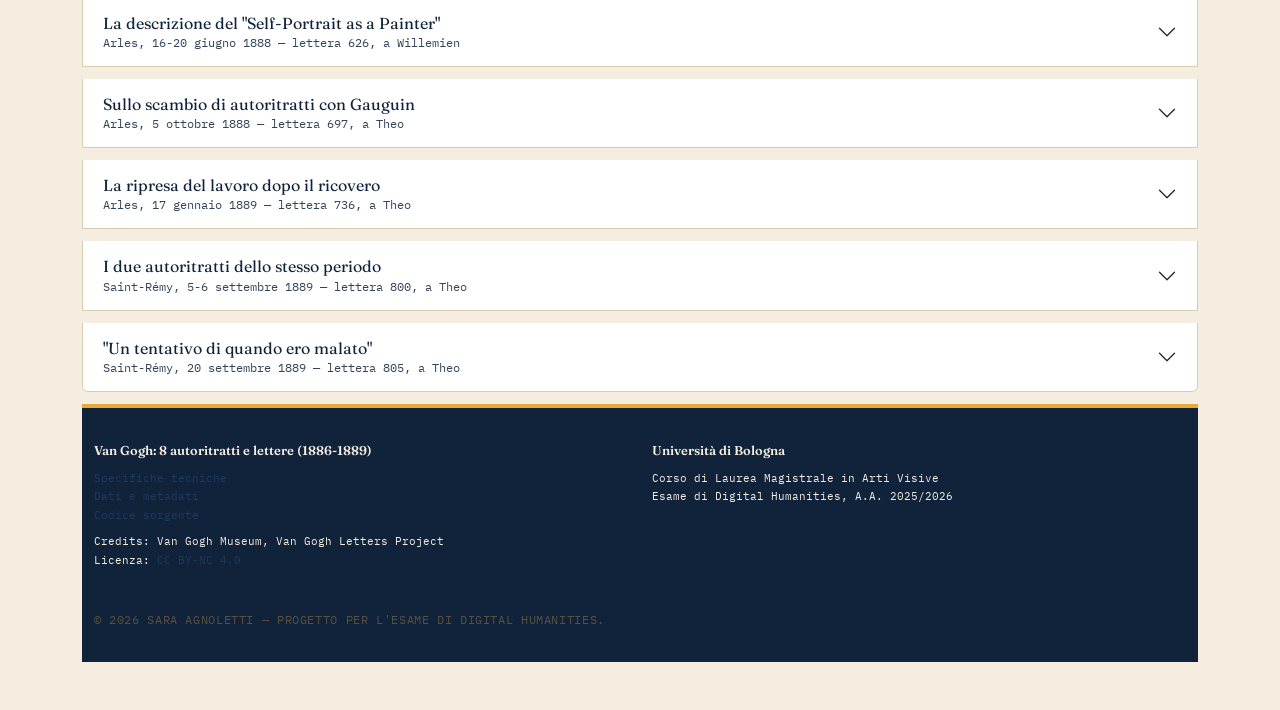
<file: lettere.html>
<!DOCTYPE html>
<html lang="it">
<head>
<meta charset="UTF-8">
<meta name="viewport" content="width=device-width, initial-scale=1.0">
<title>Lettere — Van Gogh: 8 autoritratti e lettere (1886-1889)</title>
<link href="https://cdn.jsdelivr.net/npm/bootstrap@5.3.3/dist/css/bootstrap.min.css" rel="stylesheet">
<link href="https://fonts.googleapis.com/css2?family=Fraunces:wght@500;600&family=Source+Serif+4:ital,wght@0,400;0,600;1,400&family=IBM+Plex+Mono:wght@400;600&display=swap" rel="stylesheet">
<link rel="stylesheet" href="css/style.css">
<style>
  .accordion-item { border: 1px solid var(--line); margin-bottom: 0.75rem; }
  .accordion-button {
    font-family: var(--font-display);
    background: #fff;
    color: var(--blue-deep);
  }
  .accordion-button:not(.collapsed) {
    background: var(--blue-deep);
    color: var(--cream);
    box-shadow: none;
  }
  .accordion-button:focus { box-shadow: 0 0 0 2px var(--yellow); }
  .accordion-button::after { filter: none; }
  .accordion-date { font-family: var(--font-mono); font-size: 0.78rem; opacity: 0.85; display:block; margin-top:2px; }
  
  .tei-div.tei-estratto {
    background: #f5f3ee;
    border-left: 3px solid var(--yellow);
    padding: 1rem 1.2rem;
    margin-bottom: 1.5rem;
    font-style: italic;
  }
  .tei-div.tei-lettera {
    border-top: 2px solid var(--line);
    padding-top: 1.2rem;
  }
  .tei-div.tei-lettera::before {
    content: "Testo integrale";
    display: block;
    font-family: var(--font-mono);
    font-size: 0.72rem;
    text-transform: uppercase;
    letter-spacing: 0.05em;
    color: #5A5040;
    margin-bottom: 0.8rem;
  }
</style>
</head>
<body>

<nav class="navbar navbar-expand-lg navbar-dh">
  <div class="container">
    <a class="navbar-brand" href="index.html">Van Gogh: 8 autoritratti e lettere (1886-1889)</a>
    <button class="navbar-toggler" type="button" data-bs-toggle="collapse" data-bs-target="#nav">
      <span class="navbar-toggler-icon"></span>
    </button>
    <div class="collapse navbar-collapse" id="nav">
      <ul class="navbar-nav ms-auto">
        <li class="nav-item"><a class="nav-link" href="index.html">Home</a></li>
        <li class="nav-item dropdown">
          <a class="nav-link dropdown-toggle" href="#" role="button" data-bs-toggle="dropdown" aria-expanded="false">Catalogo</a>
          <ul class="dropdown-menu dropdown-menu-dark">
            <li><a class="dropdown-item" href="catalogo.html">Immagini</a></li>
            <li><a class="dropdown-item" href="mappa.html">Mappa</a></li>
            <li><a class="dropdown-item" href="timeline.html">Cronologia</a></li>
          </ul>
        </li>
        <li class="nav-item"><a class="nav-link active" href="lettere.html">Lettere</a></li>
        <li class="nav-item"><a class="nav-link" href="dati.html">Dati</a></li>
        <li class="nav-item"><a class="nav-link" href="progetto.html">Il progetto</a></li>
      </ul>
    </div>
  </div>
</nav>

<header class="hero" style="padding: 4rem 0 3rem; background-image: linear-gradient(rgba(16,35,59,0.5), rgba(16,35,59,0.68)), url('assets/img/yellow-house.jpg'); background-size: cover; background-position: center;">
  <div class="container">
    <span class="stamp">04 · Lettere</span>
    <h1 style="font-size: clamp(1.8rem, 4.5vw, 3rem);">Le corrispondenze a Theo e Willemien</h1>
    <p class="lead-text">
      7 lettere selezionate fra le numerose scritte nel tempo al fratello e alla sorella, legate agli 8 autoritratti in catalogo, ordinate cronologicamente e filtrabili per destinatario. Clicca per aprire il
      testo integrale.
    </p>
  </div>
</header>
<p class="caption" style="text-align:right; margin-top:0.5rem; opacity:0.7;">
  Sfondo: Vincent van Gogh, <em>The Yellow House</em> (1888), Van Gogh Museum, Amsterdam.
</p>

<section class="container py-5">

  <div class="d-flex flex-wrap align-items-center gap-3 mb-4">
    <button class="btn btn-dark filtro-dest-reset active" id="filtro-dest-reset" style="border-radius:0; font-family:var(--font-mono); font-size:0.8rem;">Tutti</button>
    <div class="d-flex align-items-center gap-2">
      <span class="eyebrow mb-0" style="white-space:nowrap;">Destinatario</span>
      <div class="btn-group" role="group" aria-label="Filtra per destinatario">
        <button class="btn btn-outline-dark filtro-dest-btn" data-dest="theo" style="border-radius:0; font-family:var(--font-mono); font-size:0.8rem;">A Theo</button>
        <button class="btn btn-outline-dark filtro-dest-btn" data-dest="willemien" style="border-radius:0; font-family:var(--font-mono); font-size:0.8rem;">A Willemien</button>
      </div>
    </div>
  </div>

  <div class="accordion" id="accordionLettere">

    <div class="accordion-item lettera-item" id="lettera-567" data-dest="theo">
      <h2 class="accordion-header">
        <button class="accordion-button" type="button" data-bs-toggle="collapse" data-bs-target="#collapse-567" aria-expanded="true">
          <span>Il biglietto d'arrivo a Parigi<span class="accordion-date">Parigi, 1 marzo 1886 circa — lettera 567, a Theo</span></span>
        </button>
      </h2>
      <div id="collapse-567" class="accordion-collapse collapse show" data-bs-parent="#accordionLettere">
        <div class="accordion-body">
          <table class="table table-sm mb-3" style="font-family:var(--font-mono); font-size:0.85rem;">
  <tbody>
    <tr><th scope="row" style="width:30%;">Autore</th><td>Vincent van Gogh</td></tr>
    <tr><th scope="row">Destinatario</th><td>Theo van Gogh</td></tr>
    <tr><th scope="row">Data</th><td>1 marzo 1886</td></tr>
    <tr><th scope="row">Luogo</th><td>Parigi</td></tr>
    <tr><th scope="row">Fonte</th><td>Van Gogh Letters Project, lettera 567</td></tr>
  </tbody>
</table>
          <div class="tei-viewer" data-tei-src="data/self-portrait-dark-felt-hat-tei.xml">
            <p class="meta">Caricamento del testo…</p>
          </div>
          <p class="mt-3"><a href="item/self-portrait-dark-felt-hat.html">→ vai a Self-Portrait with Dark Felt Hat</a></p>
        </div>
      </div>
    </div>

    <div class="accordion-item lettera-item" id="lettera-574" data-dest="willemien">
      <h2 class="accordion-header">
        <button class="accordion-button collapsed" type="button" data-bs-toggle="collapse" data-bs-target="#collapse-574">
          <span>"Vedo più colori di prima"<span class="accordion-date">Parigi, ottobre 1887 — lettera 574, a Willemien</span></span>
        </button>
      </h2>
      <div id="collapse-574" class="accordion-collapse collapse" data-bs-parent="#accordionLettere">
        <div class="accordion-body">
          <table class="table table-sm mb-3" style="font-family:var(--font-mono); font-size:0.85rem;">
  <tbody>
    <tr><th scope="row" style="width:30%;">Autore</th><td>Vincent van Gogh</td></tr>
    <tr><th scope="row">Destinatario</th><td>Willemien van Gogh</td></tr>
    <tr><th scope="row">Data</th><td>ottobre 1887</td></tr>
    <tr><th scope="row">Luogo</th><td>Parigi</td></tr>
    <tr><th scope="row">Fonte</th><td>Van Gogh Letters Project, lettera 574</td></tr>
  </tbody>
</table>
          <div class="tei-viewer" data-tei-src="data/self-portrait-grey-felt-hat-tei.xml">
            <p class="meta">Caricamento del testo…</p>
          </div>
          <p class="mt-3"><a href="item/self-portrait-grey-felt-hat.html">→ vai a Self-Portrait with Grey Felt Hat</a></p>
        </div>
      </div>
    </div>

    <div class="accordion-item lettera-item" id="lettera-626" data-dest="willemien">
      <h2 class="accordion-header">
        <button class="accordion-button collapsed" type="button" data-bs-toggle="collapse" data-bs-target="#collapse-626">
          <span>La descrizione del "Self-Portrait as a Painter"<span class="accordion-date">Arles, 16-20 giugno 1888 — lettera 626, a Willemien</span></span>
        </button>
      </h2>
      <div id="collapse-626" class="accordion-collapse collapse" data-bs-parent="#accordionLettere">
        <div class="accordion-body">
          <table class="table table-sm mb-3" style="font-family:var(--font-mono); font-size:0.85rem;">
  <tbody>
    <tr><th scope="row" style="width:30%;">Autore</th><td>Vincent van Gogh</td></tr>
    <tr><th scope="row">Destinatario</th><td>Willemien van Gogh</td></tr>
    <tr><th scope="row">Data</th><td>16-20 giugno 1888</td></tr>
    <tr><th scope="row">Luogo</th><td>Arles</td></tr>
    <tr><th scope="row">Fonte</th><td>Van Gogh Letters Project, lettera 626</td></tr>
  </tbody>
</table>
          <div class="tei-viewer" data-tei-src="data/self-portrait-as-painter-tei.xml">
            <p class="meta">Caricamento del testo…</p>
          </div>
          <p class="mt-3"><a href="item/self-portrait-as-painter.html">→ vai a Self-Portrait as a Painter</a></p>
        </div>
      </div>
    </div>

    <div class="accordion-item lettera-item" id="lettera-697" data-dest="theo">
      <h2 class="accordion-header">
        <button class="accordion-button collapsed" type="button" data-bs-toggle="collapse" data-bs-target="#collapse-697">
          <span>Sullo scambio di autoritratti con Gauguin<span class="accordion-date">Arles, 5 ottobre 1888 — lettera 697, a Theo</span></span>
        </button>
      </h2>
      <div id="collapse-697" class="accordion-collapse collapse" data-bs-parent="#accordionLettere">
        <div class="accordion-body">
          <table class="table table-sm mb-3" style="font-family:var(--font-mono); font-size:0.85rem;">
  <tbody>
    <tr><th scope="row" style="width:30%;">Autore</th><td>Vincent van Gogh</td></tr>
    <tr><th scope="row">Destinatario</th><td>Theo van Gogh</td></tr>
    <tr><th scope="row">Data</th><td>4-5 ottobre 1888</td></tr>
    <tr><th scope="row">Luogo</th><td>Arles</td></tr>
    <tr><th scope="row">Fonte</th><td>Van Gogh Letters Project, lettera 697</td></tr>
  </tbody>
</table>
          <div class="tei-viewer" data-tei-src="data/self-portrait-dedicated-gauguin-tei.xml">
            <p class="meta">Caricamento del testo…</p>
          </div>
          <p class="mt-3"><a href="item/self-portrait-dedicated-gauguin.html">→ vai a Self-Portrait Dedicated to Paul Gauguin</a></p>
        </div>
      </div>
    </div>

    <div class="accordion-item lettera-item" id="lettera-736" data-dest="theo">
      <h2 class="accordion-header">
        <button class="accordion-button collapsed" type="button" data-bs-toggle="collapse" data-bs-target="#collapse-736">
          <span>La ripresa del lavoro dopo il ricovero<span class="accordion-date">Arles, 17 gennaio 1889 — lettera 736, a Theo</span></span>
        </button>
      </h2>
      <div id="collapse-736" class="accordion-collapse collapse" data-bs-parent="#accordionLettere">
        <div class="accordion-body">
          <table class="table table-sm mb-3" style="font-family:var(--font-mono); font-size:0.85rem;">
  <tbody>
    <tr><th scope="row" style="width:30%;">Autore</th><td>Vincent van Gogh</td></tr>
    <tr><th scope="row">Destinatario</th><td>Theo van Gogh</td></tr>
    <tr><th scope="row">Data</th><td>17 gennaio 1889</td></tr>
    <tr><th scope="row">Luogo</th><td>Arles</td></tr>
    <tr><th scope="row">Fonte</th><td>Van Gogh Letters Project, lettera 736</td></tr>
  </tbody>
</table>
          <div class="tei-viewer" data-tei-src="data/self-portrait-bandaged-ear-tei.xml">
            <p class="meta">Caricamento del testo…</p>
          </div>
          <p class="mt-3"><a href="item/self-portrait-bandaged-ear.html">→ vai a Self-Portrait with Bandaged Ear</a></p>
        </div>
      </div>
    </div>

    <div class="accordion-item lettera-item" id="lettera-800" data-dest="theo">
      <h2 class="accordion-header">
        <button class="accordion-button collapsed" type="button" data-bs-toggle="collapse" data-bs-target="#collapse-800">
          <span>I due autoritratti dello stesso periodo<span class="accordion-date">Saint-Rémy, 5-6 settembre 1889 — lettera 800, a Theo</span></span>
        </button>
      </h2>
      <div id="collapse-800" class="accordion-collapse collapse" data-bs-parent="#accordionLettere">
        <div class="accordion-body">
          <table class="table table-sm mb-3" style="font-family:var(--font-mono); font-size:0.85rem;">
  <tbody>
    <tr><th scope="row" style="width:30%;">Autore</th><td>Vincent van Gogh</td></tr>
    <tr><th scope="row">Destinatario</th><td>Theo van Gogh</td></tr>
    <tr><th scope="row">Data</th><td>5-6 settembre 1889</td></tr>
    <tr><th scope="row">Luogo</th><td>Saint-Rémy-de-Provence</td></tr>
    <tr><th scope="row">Fonte</th><td>Van Gogh Letters Project, lettera 800</td></tr>
  </tbody>
</table>
          <p class="caption mb-3">
            In questa lettera Van Gogh descrive due autoritratti dipinti nello stesso periodo — il testo integrale qui sotto li tratta entrambi.
          </p>
          <div class="row g-4 mb-4">
            <div class="col-md-6">
              <div style="border:1px solid var(--line); padding:1rem; height:100%;">
                <p class="eyebrow mb-1">Il secondo dei due</p>
                <h3 class="card-title" style="font-size:1rem;">Self-Portrait (Musée d'Orsay)</h3>
                <p class="small">Il confronto con gli autoritratti parigini: "più sano di allora, e persino molto di più".</p>
                <a href="item/self-portrait-orsay.html" class="small">→ vai all'autoritratto</a>
              </div>
            </div>
            <div class="col-md-6">
              <div style="border:1px solid var(--line); padding:1rem; height:100%;">
                <p class="eyebrow mb-1">Il primo dei due</p>
                <h3 class="card-title" style="font-size:1rem;">Self-Portrait with Palette</h3>
                <p class="small">"Magro, pallido come un diavolo": iniziato il primo giorno in cui si è rialzato.</p>
                <a href="item/self-portrait-palette.html" class="small">→ vai all'autoritratto</a>
              </div>
            </div>
          </div>
          <div class="tei-viewer" data-tei-src="data/self-portrait-orsay-tei.xml">
            <p class="meta">Caricamento del testo…</p>
          </div>
        </div>
      </div>
    </div>

    <div class="accordion-item lettera-item" id="lettera-805" data-dest="theo">
      <h2 class="accordion-header">
        <button class="accordion-button collapsed" type="button" data-bs-toggle="collapse" data-bs-target="#collapse-805">
          <span>"Un tentativo di quando ero malato"<span class="accordion-date">Saint-Rémy, 20 settembre 1889 — lettera 805, a Theo</span></span>
        </button>
      </h2>
      <div id="collapse-805" class="accordion-collapse collapse" data-bs-parent="#accordionLettere">
        <div class="accordion-body">
          <table class="table table-sm mb-3" style="font-family:var(--font-mono); font-size:0.85rem;">
  <tbody>
    <tr><th scope="row" style="width:30%;">Autore</th><td>Vincent van Gogh</td></tr>
    <tr><th scope="row">Destinatario</th><td>Theo van Gogh</td></tr>
    <tr><th scope="row">Data</th><td>20 settembre 1889</td></tr>
    <tr><th scope="row">Luogo</th><td>Saint-Rémy-de-Provence</td></tr>
    <tr><th scope="row">Fonte</th><td>Van Gogh Letters Project, lettera 805</td></tr>
  </tbody>
</table>
          <div class="tei-viewer" data-tei-src="data/self-portrait-oslo-tei.xml">
            <p class="meta">Caricamento del testo…</p>
          </div>
          <p class="mt-3"><a href="item/self-portrait-oslo.html">→ vai a Self-portrait (Oslo)</a></p>
        </div>
      </div>
    </div>

  </div>

<footer>
  <div class="container">
    <div class="row g-4">
      <div class="col-md-6">
        <p class="mb-2" style="font-family:var(--font-display); font-weight:600; color:var(--cream);">Van Gogh: 8 autoritratti e lettere (1886-1889)</p>
        <ul class="list-unstyled small">
          <li><a href="progetto.html">Specifiche tecniche</a></li>
          <li><a href="dati.html">Dati e metadati</a></li>
          <li><a href="https://github.com/agnolettisara-hub/van-gogh-autoritratti-lettere" target="_blank" rel="noopener">Codice sorgente</a></li>
          <li class="mt-2">Credits: Van Gogh Museum, Van Gogh Letters Project</li>
          <li>Licenza: <a href="https://creativecommons.org/licenses/by-nc/4.0/deed.it" target="_blank" rel="noopener">CC BY-NC 4.0</a></li>
        </ul>
      </div>
      <div class="col-md-6">
        <p class="mb-2" style="font-family:var(--font-display); font-weight:600; color:var(--cream);">Università di Bologna</p>
        <ul class="list-unstyled small">
          <li>Corso di Laurea Magistrale in Arti Visive</li>
          <li>Esame di Digital Humanities, A.A. 2025/2026</li>
        </ul>
      </div>
    </div>
    <p class="meta mt-4 mb-0">© 2026 Sara Agnoletti — Progetto per l'esame di Digital Humanities.</p>
  </div>
</footer>

<script src="https://cdn.jsdelivr.net/npm/bootstrap@5.3.3/dist/js/bootstrap.bundle.min.js"></script>
<script src="js/tei-render.js"></script>
<script>
  document.addEventListener('DOMContentLoaded', function () {
    const bottoneReset = document.getElementById('filtro-dest-reset');
    const bottoniDest = document.querySelectorAll('.filtro-dest-btn');
    const lettere = document.querySelectorAll('.lettera-item');

    let filtroAttivo = 'tutti';

    function applicaFiltro() {
      lettere.forEach(function (item) {
        item.style.display = (filtroAttivo === 'tutti' || item.dataset.dest === filtroAttivo) ? '' : 'none';
      });
    }

    bottoneReset.addEventListener('click', function () {
      filtroAttivo = 'tutti';
      bottoniDest.forEach(b => b.classList.remove('active'));
      bottoneReset.classList.add('active');
      applicaFiltro();
    });

    bottoniDest.forEach(function (btn) {
      btn.addEventListener('click', function () {
        const giaAttivo = btn.classList.contains('active');
        bottoniDest.forEach(b => b.classList.remove('active'));

        if (giaAttivo) {
          filtroAttivo = 'tutti';
          bottoneReset.classList.add('active');
        } else {
          btn.classList.add('active');
          bottoneReset.classList.remove('active');
          filtroAttivo = btn.dataset.dest;
        }
        applicaFiltro();
      });
    });

    // Apre davvero l'accordion corrispondente se si arriva da un link con #lettera-XXX
    const hash = window.location.hash;
    if (hash) {
      const numero = hash.replace('#lettera-', '');
      const collapseEl = document.getElementById('collapse-' + numero);
      if (collapseEl) {
        const bsCollapse = new bootstrap.Collapse(collapseEl, { toggle: false });
        bsCollapse.show();
        setTimeout(function () {
          document.getElementById(hash.substring(1)).scrollIntoView({ behavior: 'smooth', block: 'start' });
        }, 150);
      }
    }
  });
</script>
</body>
</html>
</file>
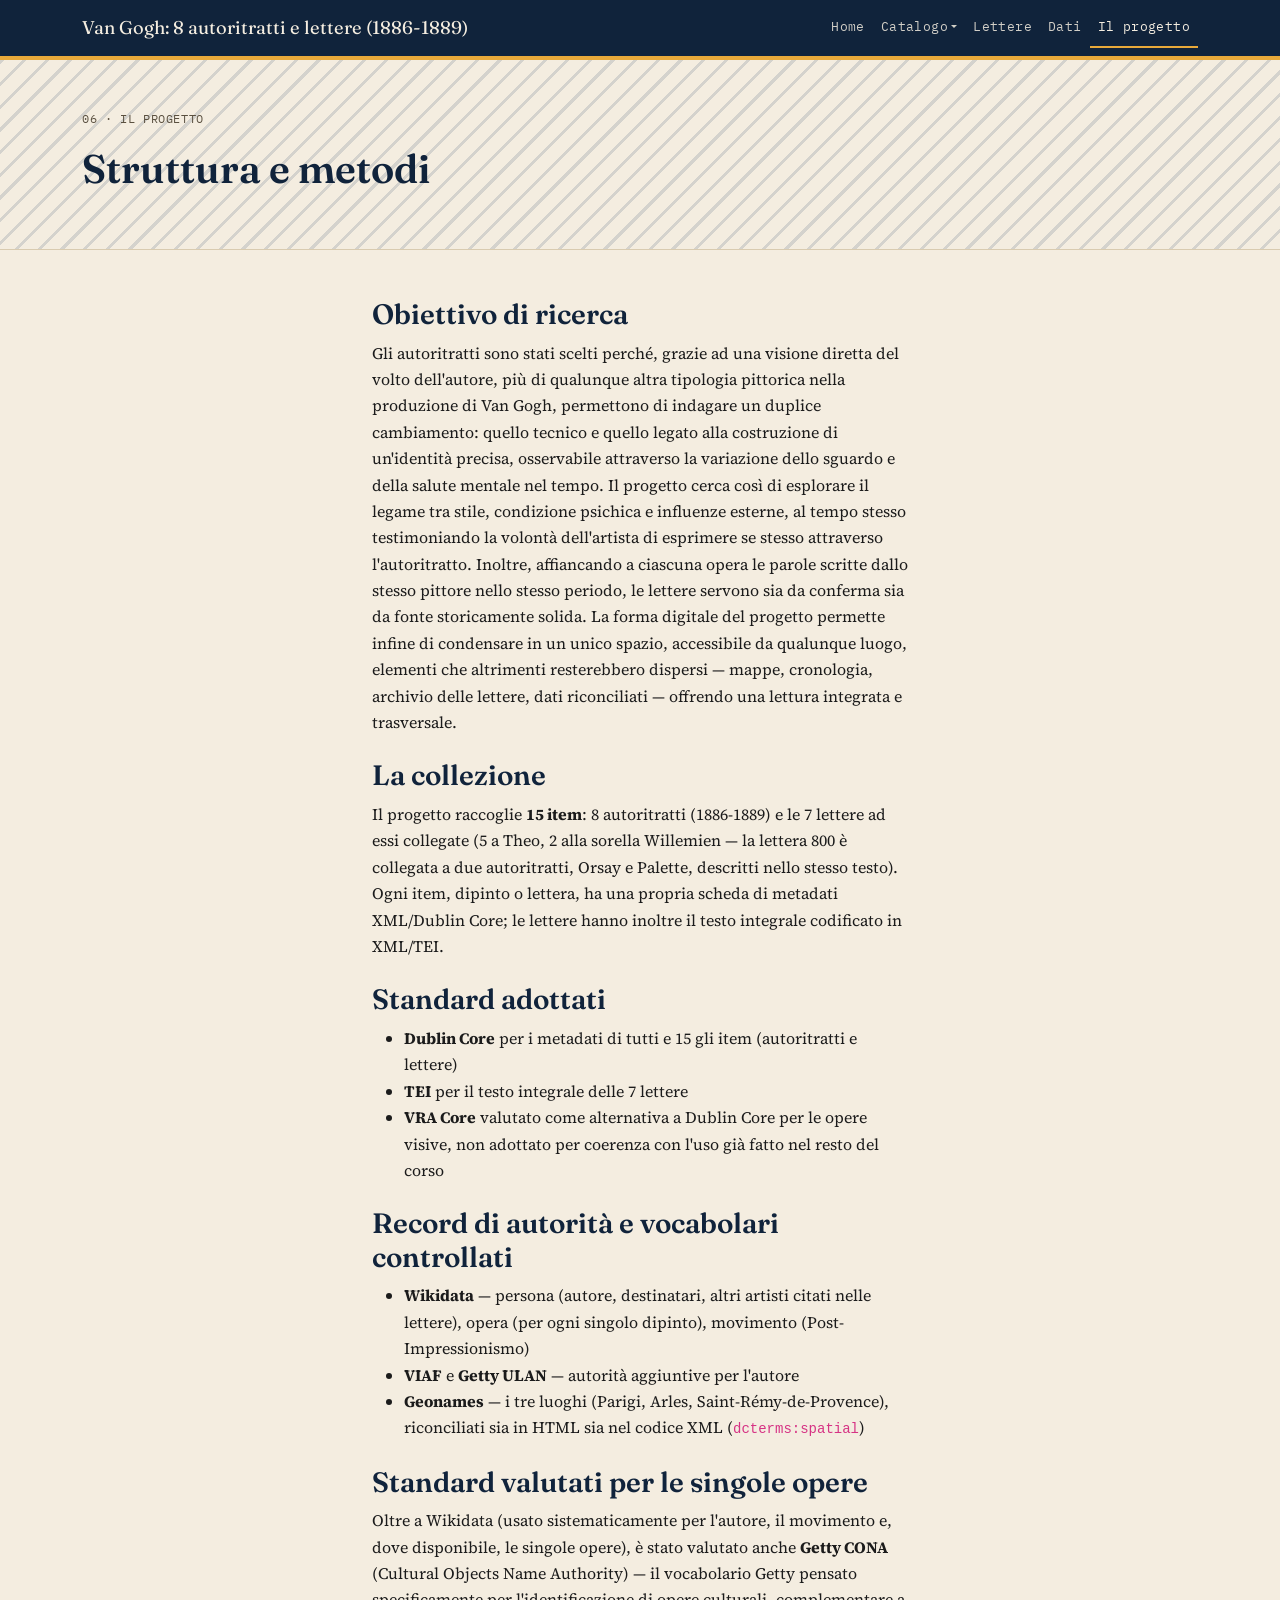
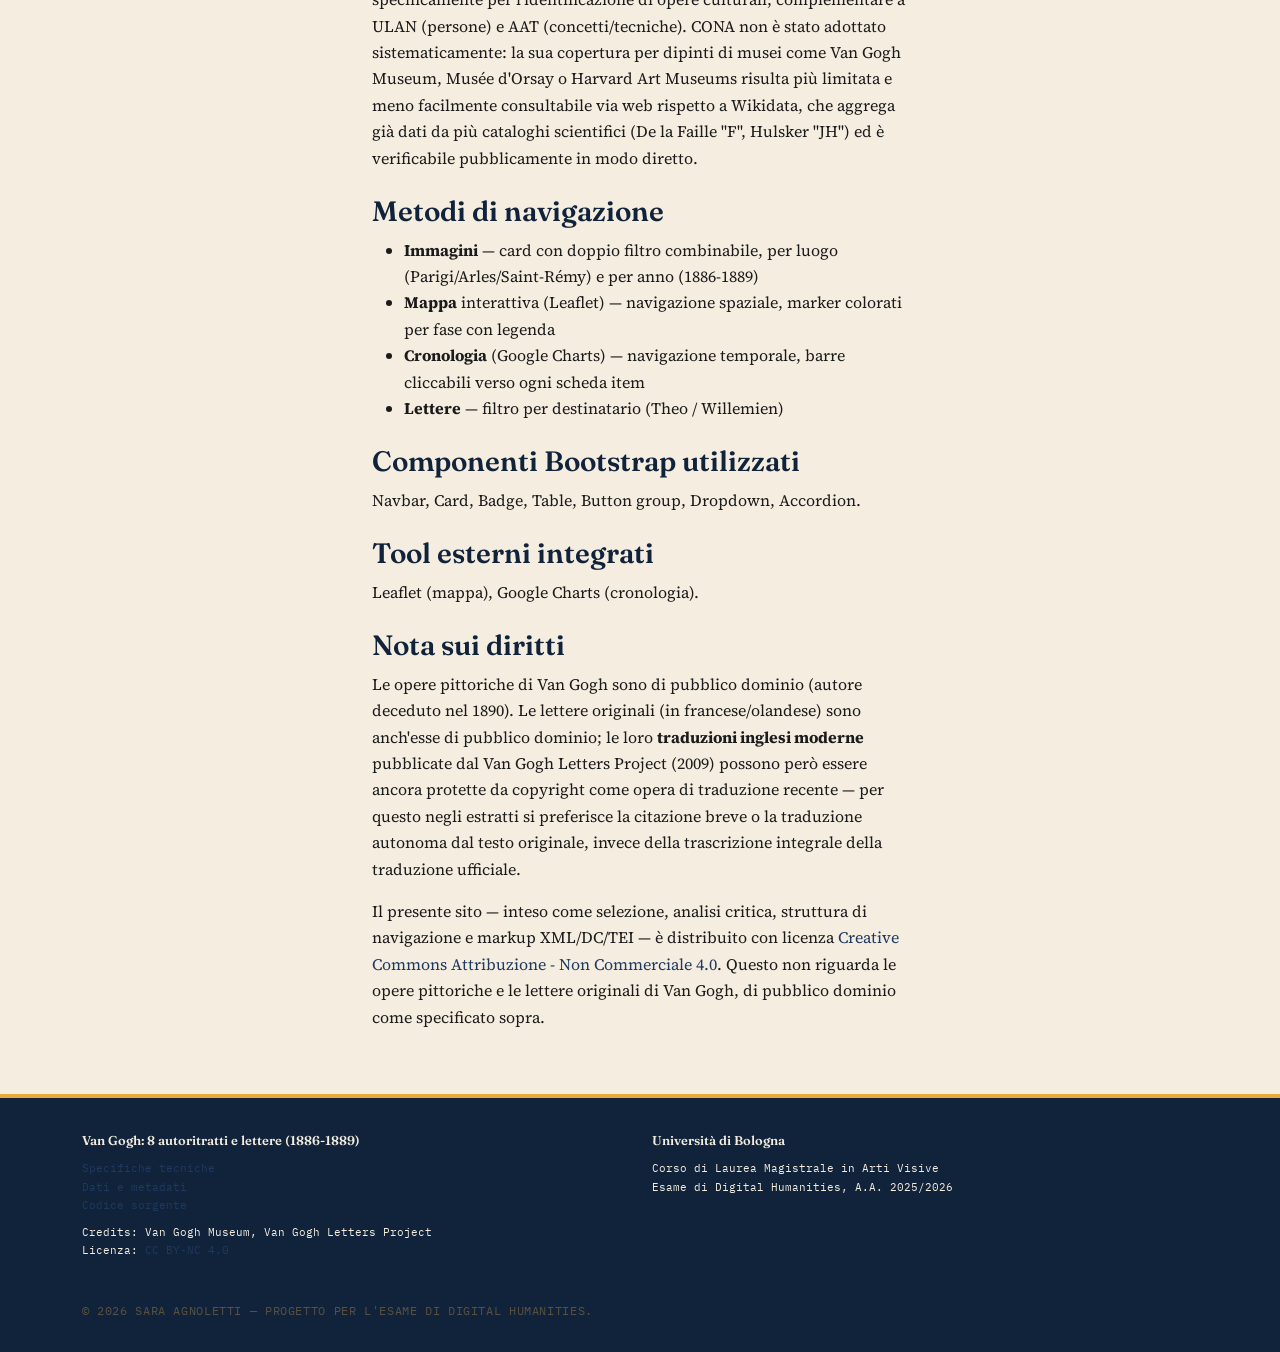
<file: progetto.html>
<!DOCTYPE html>
<html lang="it">
<head>
<meta charset="UTF-8">
<meta name="viewport" content="width=device-width, initial-scale=1.0">
<title>Il progetto — Van Gogh: 8 autoritratti e lettere (1886-1889)</title>
<link href="https://cdn.jsdelivr.net/npm/bootstrap@5.3.3/dist/css/bootstrap.min.css" rel="stylesheet">
<link href="https://fonts.googleapis.com/css2?family=Fraunces:wght@500;600&family=Source+Serif+4:ital,wght@0,400;0,600;1,400&family=IBM+Plex+Mono:wght@400;600&display=swap" rel="stylesheet">
<link rel="stylesheet" href="css/style.css">
</head>
<body>

<nav class="navbar navbar-expand-lg navbar-dh">
  <div class="container">
    <a class="navbar-brand" href="index.html">Van Gogh: 8 autoritratti e lettere (1886-1889)</a>
    <button class="navbar-toggler" type="button" data-bs-toggle="collapse" data-bs-target="#nav">
      <span class="navbar-toggler-icon"></span>
    </button>
    <div class="collapse navbar-collapse" id="nav">
      <ul class="navbar-nav ms-auto">
        <li class="nav-item"><a class="nav-link" href="index.html">Home</a></li>
<li class="nav-item dropdown">
  <a class="nav-link dropdown-toggle" href="#" role="button" data-bs-toggle="dropdown" aria-expanded="false">Catalogo</a>
  <ul class="dropdown-menu dropdown-menu-dark">
    <li><a class="dropdown-item" href="catalogo.html">Immagini</a></li>
    <li><a class="dropdown-item" href="mappa.html">Mappa</a></li>
    <li><a class="dropdown-item" href="timeline.html">Cronologia</a></li>
  </ul>
</li>
        <li class="nav-item"><a class="nav-link" href="lettere.html">Lettere</a></li>
        <li class="nav-item"><a class="nav-link" href="dati.html">Dati</a></li>
        <li class="nav-item"><a class="nav-link active" href="progetto.html">Il progetto</a></li>
      </ul>
    </div>
  </div>
</nav>

<header class="py-5" style="border-bottom:1px solid var(--line); background-color: var(--cream); background-image: repeating-linear-gradient(135deg, rgba(30,58,95,0.15), rgba(30,58,95,0.15) 3px, transparent 3px, transparent 16px);">
  <div class="container">
    <p class="eyebrow">06 · Il progetto</p>
    <h1>Struttura e metodi</h1>
  </div>
</header>

<div class="container py-5" style="max-width:70ch;">
  <h3>Obiettivo di ricerca</h3>
<p>
  Gli autoritratti sono stati scelti perché, grazie ad una visione diretta del volto dell'autore, più di qualunque altra tipologia
  pittorica nella produzione di Van Gogh, permettono di indagare un duplice
  cambiamento: quello tecnico e quello legato alla costruzione di
  un'identità precisa, osservabile attraverso la variazione dello sguardo e della salute mentale
  nel tempo. Il progetto cerca così di esplorare il legame tra
  stile, condizione psichica e influenze esterne, al tempo stesso testimoniando la volontà dell'artista di
  esprimere se stesso attraverso l'autoritratto. Inoltre, affiancando a ciascuna
  opera le parole scritte dallo stesso pittore nello stesso periodo, le
  lettere servono sia da conferma sia da fonte storicamente solida. La forma digitale del progetto permette infine
  di condensare in un unico spazio, accessibile da qualunque luogo, elementi
  che altrimenti resterebbero dispersi — mappe, cronologia, archivio delle
  lettere, dati riconciliati — offrendo una lettura integrata e trasversale.
</p></p>

  <h3 class="mt-4">La collezione</h3>
  <p>
    Il progetto raccoglie <strong>15 item</strong>: 8 autoritratti (1886-1889) e
    le 7 lettere ad essi collegate (5 a Theo, 2 alla sorella Willemien — la
    lettera 800 è collegata a due autoritratti, Orsay e Palette, descritti
    nello stesso testo). Ogni item, dipinto o lettera, ha una propria scheda
    di metadati XML/Dublin Core; le lettere hanno inoltre il testo integrale
    codificato in XML/TEI.
  </p>

  <h3 class="mt-4">Standard adottati</h3>
  <ul>
    <li><strong>Dublin Core</strong> per i metadati di tutti e 15 gli item (autoritratti e lettere)</li>
    <li><strong>TEI</strong> per il testo integrale delle 7 lettere</li>
    <li><strong>VRA Core</strong> valutato come alternativa a Dublin Core per le opere visive, non adottato per coerenza con l'uso già fatto nel resto del corso</li>
  </ul>

  <h3 class="mt-4">Record di autorità e vocabolari controllati</h3>
  <ul>
    <li><strong>Wikidata</strong> — persona (autore, destinatari, altri artisti citati nelle lettere), opera (per ogni singolo dipinto), movimento (Post-Impressionismo)</li>
    <li><strong>VIAF</strong> e <strong>Getty ULAN</strong> — autorità aggiuntive per l'autore</li>
    <li><strong>Geonames</strong> — i tre luoghi (Parigi, Arles, Saint-Rémy-de-Provence), riconciliati sia in HTML sia nel codice XML (<code>dcterms:spatial</code>)</li>
  </ul>
  <h3 class="mt-4">Standard valutati per le singole opere</h3>
<p>
  Oltre a Wikidata (usato sistematicamente per l'autore, il movimento e, dove
  disponibile, le singole opere), è stato valutato anche <strong>Getty CONA</strong>
  (Cultural Objects Name Authority) — il vocabolario Getty pensato specificamente
  per l'identificazione di opere culturali, complementare a ULAN (persone) e AAT
  (concetti/tecniche). CONA non è stato adottato sistematicamente: la sua copertura
  per dipinti di musei come Van Gogh Museum, Musée d'Orsay o Harvard Art Museums
  risulta più limitata e meno facilmente consultabile via web rispetto a Wikidata,
  che aggrega già dati da più cataloghi scientifici (De la Faille "F", Hulsker "JH")
  ed è verificabile pubblicamente in modo diretto.
</p>

  <h3 class="mt-4">Metodi di navigazione</h3>
  <ul>
    <li><strong>Immagini</strong> — card con doppio filtro combinabile, per luogo (Parigi/Arles/Saint-Rémy) e per anno (1886-1889)</li>
    <li><strong>Mappa</strong> interattiva (Leaflet) — navigazione spaziale, marker colorati per fase con legenda</li>
    <li><strong>Cronologia</strong> (Google Charts) — navigazione temporale, barre cliccabili verso ogni scheda item</li>
    <li><strong>Lettere</strong> — filtro per destinatario (Theo / Willemien)</li>
  </ul>

  <h3 class="mt-4">Componenti Bootstrap utilizzati</h3>
  <p>Navbar, Card, Badge, Table, Button group, Dropdown, Accordion.</p>

  <h3 class="mt-4">Tool esterni integrati</h3>
  <p>Leaflet (mappa), Google Charts (cronologia).</p>

  <h3 class="mt-4">Nota sui diritti</h3>
  <p>
    Le opere pittoriche di Van Gogh sono di pubblico dominio (autore deceduto
    nel 1890). Le lettere originali (in francese/olandese) sono anch'esse di
    pubblico dominio; le loro <strong>traduzioni inglesi moderne</strong>
    pubblicate dal Van Gogh Letters Project (2009) possono però essere ancora
    protette da copyright come opera di traduzione recente — per questo negli
    estratti si preferisce la citazione breve o la traduzione autonoma dal
    testo originale, invece della trascrizione integrale della traduzione
    ufficiale.
  </p>
  <p>
  Il presente sito — inteso come selezione, analisi critica, struttura di
  navigazione e markup XML/DC/TEI — è distribuito con licenza
  <a href="https://creativecommons.org/licenses/by-nc/4.0/deed.it" target="_blank" rel="noopener">Creative Commons Attribuzione - Non Commerciale 4.0</a>.
  Questo non riguarda le opere pittoriche e le lettere originali di Van Gogh,
  di pubblico dominio come specificato sopra.
</p>
</div>

<footer>
  <div class="container">
    <div class="row g-4">
      <div class="col-md-6">
        <p class="mb-2" style="font-family:var(--font-display); font-weight:600; color:var(--cream);">Van Gogh: 8 autoritratti e lettere (1886-1889)</p>
        <ul class="list-unstyled small">
          <li><a href="progetto.html">Specifiche tecniche</a></li>
          <li><a href="dati.html">Dati e metadati</a></li>
          <li><a href="https://github.com/agnolettisara-hub/van-gogh-autoritratti-lettere" target="_blank" rel="noopener">Codice sorgente</a></li>
          <li class="mt-2">Credits: Van Gogh Museum, Van Gogh Letters Project</li>
          <li>Licenza: <a href="https://creativecommons.org/licenses/by-nc/4.0/deed.it" target="_blank" rel="noopener">CC BY-NC 4.0</a></li>
        </ul>
      </div>
      <div class="col-md-6">
        <p class="mb-2" style="font-family:var(--font-display); font-weight:600; color:var(--cream);">Università di Bologna</p>
        <ul class="list-unstyled small">
          <li>Corso di Laurea Magistrale in Arti Visive</li>
          <li>Esame di Digital Humanities, A.A. 2025/2026</li>
        </ul>
      </div>
    </div>
    <p class="meta mt-4 mb-0">© 2026 Sara Agnoletti — Progetto per l'esame di Digital Humanities.</p>
  </div>
</footer>

<script src="https://cdn.jsdelivr.net/npm/bootstrap@5.3.3/dist/js/bootstrap.bundle.min.js"></script>
</body>
</html>
</file>
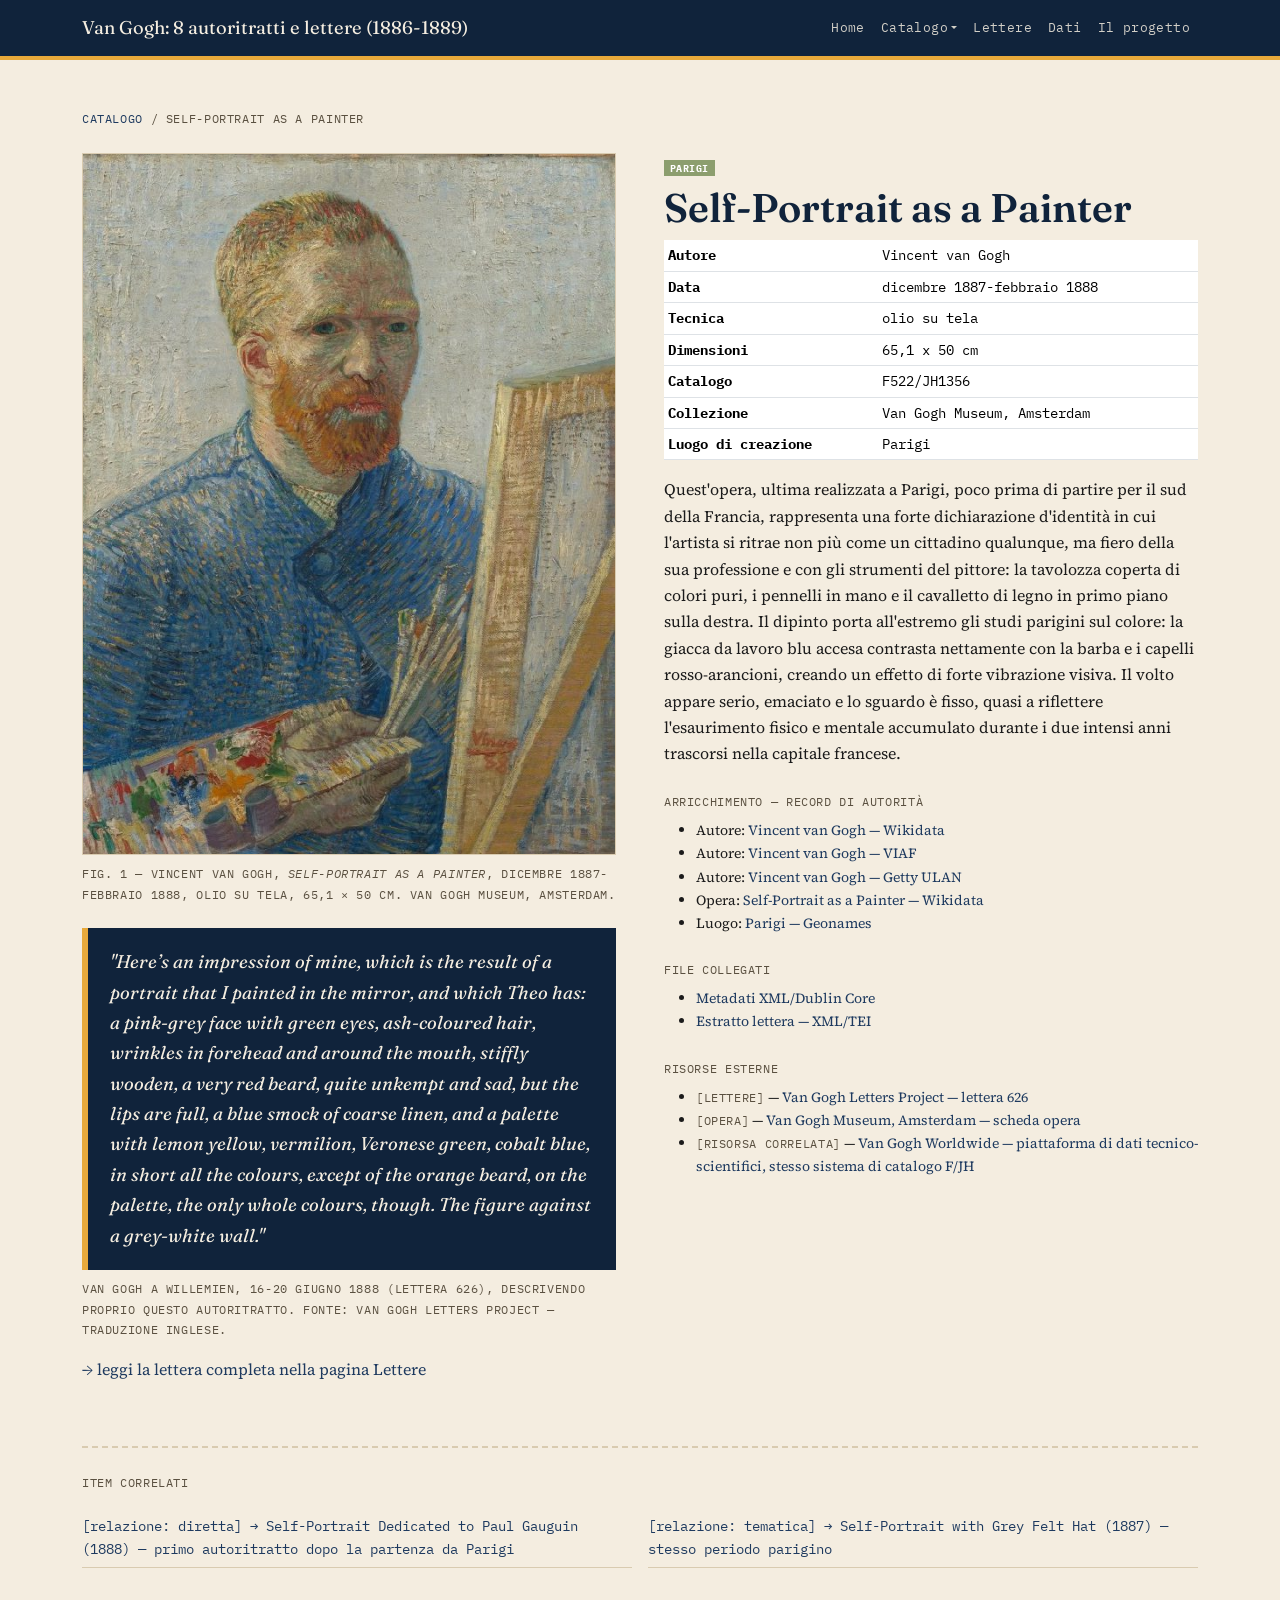
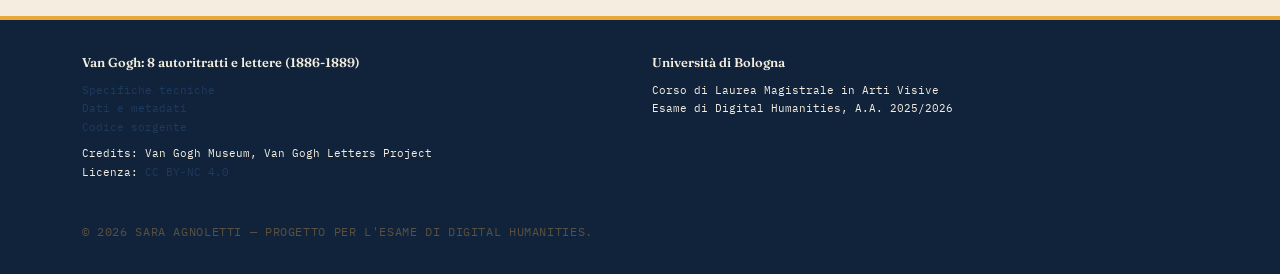
<file: item/self-portrait-as-painter.html>
<!DOCTYPE html>
<html lang="it">
<head>
<meta charset="UTF-8">
<meta name="viewport" content="width=device-width, initial-scale=1.0">
<title>Self-Portrait as a Painter — Van Gogh: 8 autoritratti e lettere (1886-1889)</title>

<meta name="DC.title" content="Self-Portrait as a Painter">
<meta name="DC.creator" content="Vincent van Gogh">
<meta name="DC.description" content="Autoritratto dipinto da Vincent van Gogh a Parigi nell'inverno 1887-88, l'unico in cui l'artista si ritrae esplicitamente nel proprio ruolo di pittore, con tavolozza in mano. Descritto dallo stesso Van Gogh in una lettera alla sorella Willemien (lettera 626, giugno 1888), in cui paragona l'immagine al volto della morte e riflette sulla ricerca di una somiglianza più profonda di quella fotografica.">
<meta name="DC.publisher" content="Van Gogh Museum, Amsterdam">
<meta name="DC.identifier" content="https://www.wikidata.org/wiki/Q9162674">
<meta name="DC.date" content="1887-12">
<meta name="DC.type" content="Image">
<meta name="DC.format" content="olio su tela">
<meta name="DCTERMS.extent" content="65,1 cm x 50 cm">
<meta name="DC.subject" content="autoritratto; Post-Impressionismo; Parigi">
<meta name="DC.coverage" content="Parigi">
<meta name="DC.rights" content="Opera di pubblico dominio.">
<meta name="DC.source" content="Van Gogh Museum, Amsterdam">
<meta name="DC.relation" content="[diretta] Self-Portrait Dedicated to Paul Gauguin (1888) — primo autoritratto dopo la partenza da Parigi">
<meta name="DC.relation" content="[tematica] Self-Portrait with Grey Felt Hat (1887) — stesso periodo parigino">

<link href="https://cdn.jsdelivr.net/npm/bootstrap@5.3.3/dist/css/bootstrap.min.css" rel="stylesheet">
<link href="https://fonts.googleapis.com/css2?family=Fraunces:wght@500;600&family=Source+Serif+4:ital,wght@0,400;0,600;1,400&family=IBM+Plex+Mono:wght@400;600&display=swap" rel="stylesheet">
<link rel="stylesheet" href="../css/style.css">
</head>
<body>

<nav class="navbar navbar-expand-lg navbar-dh">
  <div class="container">
    <a class="navbar-brand" href="../index.html">Van Gogh: 8 autoritratti e lettere (1886-1889)</a>
    <button class="navbar-toggler" type="button" data-bs-toggle="collapse" data-bs-target="#nav">
      <span class="navbar-toggler-icon"></span>
    </button>
    <div class="collapse navbar-collapse" id="nav">
      <ul class="navbar-nav ms-auto">
        <li class="nav-item"><a class="nav-link" href="../index.html">Home</a></li>
        <li class="nav-item dropdown">
  <a class="nav-link dropdown-toggle" href="#" role="button" data-bs-toggle="dropdown" aria-expanded="false">Catalogo</a>
  <ul class="dropdown-menu dropdown-menu-dark">
    <li><a class="dropdown-item" href="catalogo.html">Immagini</a></li>
    <li><a class="dropdown-item" href="mappa.html">Mappa</a></li>
    <li><a class="dropdown-item" href="timeline.html">Cronologia</a></li>
  </ul>
</li>
        <li class="nav-item"><a class="nav-link" href="../lettere.html">Lettere</a></li>
        <li class="nav-item"><a class="nav-link" href="../dati.html">Dati</a></li>
        <li class="nav-item"><a class="nav-link" href="../progetto.html">Il progetto</a></li>
      </ul>
    </div>
  </div>
</nav>

<div class="container py-5">
  <p class="meta mb-4"><a href="../catalogo.html">Catalogo</a> / Self-Portrait as a Painter</p>

  <div class="row g-5">

    <div class="col-lg-6">
      <div class="item-figure">
        <img src="../assets/img/self-portrait-as-painter.jpg" alt="Vincent van Gogh, Self-Portrait as a Painter, Parigi, inverno 1887-88" style="width:100%; display:block;">
      </div>
      <p class="caption mt-2">Fig. 1 — Vincent van Gogh, <em>Self-Portrait as a Painter</em>, dicembre 1887-febbraio 1888, olio su tela, 65,1 × 50 cm. Van Gogh Museum, Amsterdam.</p>

      <div class="excerpt mt-4">
        "Here’s an impression of mine, which is the result of a portrait that I painted in the mirror, and which Theo has: a pink-grey face with green eyes, ash-coloured hair, wrinkles in forehead and around the mouth, stiffly wooden, a very red beard, quite unkempt and sad, but the lips are full, a blue smock of coarse linen, and a palette with lemon yellow, vermilion, Veronese green, cobalt blue, in short all the colours, except of the orange beard, on the palette, the only whole colours, though. The figure against a grey-white wall."
      </div>
      <p class="caption mt-2">Van Gogh a Willemien, 16-20 giugno 1888 (lettera 626), descrivendo proprio questo autoritratto. Fonte: Van Gogh Letters Project — traduzione inglese.</p>
      <p class="mt-3"><a href="../lettere.html#lettera-626">→ leggi la lettera completa nella pagina Lettere</a></p>
    </div>

    <div class="col-lg-6">
      <span class="badge-tipo badge-parigi badge mb-2">Parigi</span>
      <h1>Self-Portrait as a Painter</h1>

      <table class="table table-sm" style="font-family:var(--font-mono); font-size:0.85rem;">
        <tbody>
          <tr><th scope="row" style="width:40%;">Autore</th><td>Vincent van Gogh</td></tr>
          <tr><th scope="row">Data</th><td>dicembre 1887-febbraio 1888</td></tr>
          <tr><th scope="row">Tecnica</th><td>olio su tela</td></tr>
          <tr><th scope="row">Dimensioni</th><td>65,1 x 50 cm</td></tr>
          <tr><th scope="row">Catalogo</th><td>F522/JH1356</td></tr>
          <tr><th scope="row">Collezione</th><td>Van Gogh Museum, Amsterdam</td></tr>
          <tr><th scope="row">Luogo di creazione</th><td>Parigi</td></tr>
        </tbody>
      </table>

      <p class="mt-3">
        Quest'opera, ultima realizzata a Parigi, poco prima di partire per il sud della Francia, rappresenta una forte dichiarazione d'identità in cui l'artista si ritrae non più come un cittadino qualunque, ma fiero della sua professione e con gli strumenti del pittore: la tavolozza coperta di colori puri, i pennelli in mano e il cavalletto di legno in primo piano sulla destra. Il dipinto porta all'estremo gli studi parigini sul colore: la giacca da lavoro blu accesa contrasta nettamente con la barba e i capelli rosso-arancioni, creando un effetto di forte vibrazione visiva. Il volto appare serio, emaciato e lo sguardo è fisso, quasi a riflettere l'esaurimento fisico e mentale accumulato durante i due intensi anni trascorsi nella capitale francese.
      </p>

      <p class="eyebrow mt-4 mb-2">Arricchimento — record di autorità</p>
      <ul class="small">
        <li>Autore: <a href="https://www.wikidata.org/wiki/Q5582" target="_blank" rel="noopener">Vincent van Gogh — Wikidata</a></li>
        <li>Autore: <a href="http://viaf.org/viaf/9854560" target="_blank" rel="noopener">Vincent van Gogh — VIAF</a></li>
        <li>Autore: <a href="https://www.getty.edu/vow/ULANFullDisplay?find=van+gogh&role=&nation=&subjectid=500115588" target="_blank" rel="noopener">Vincent van Gogh — Getty ULAN</a></li>
        <li>Opera: <a href="https://www.wikidata.org/wiki/Q9162674" target="_blank" rel="noopener">Self-Portrait as a Painter — Wikidata</a></li>
        <li>Luogo: <a href="https://www.geonames.org/2988507/paris.html" target="_blank" rel="noopener">Parigi — Geonames</a></li>
      </ul>

      <p class="eyebrow mt-4 mb-2">File collegati</p>
      <ul class="small">
        <li><a href="../data/self-portrait-as-painter-dc.xml" target="_blank">Metadati XML/Dublin Core</a></li>
        <li><a href="../data/self-portrait-as-painter-tei.xml" target="_blank">Estratto lettera — XML/TEI</a></li>
      </ul>

      <p class="eyebrow mt-4 mb-2">Risorse esterne</p>
      <ul class="small">
        <li><span class="meta">[lettere]</span> — <a href="https://vangoghletters.org/vg/letters/let626/letter.html" target="_blank" rel="noopener">Van Gogh Letters Project — lettera 626</a></li>
        <li><span class="meta">[opera]</span> — <a href="https://www.vangoghmuseum.nl/en/collection/s0022V1962" target="_blank" rel="noopener">Van Gogh Museum, Amsterdam — scheda opera</a></li>
        <li><span class="meta">[risorsa correlata]</span> — <a href="https://vangoghworldwide.org/" target="_blank" rel="noopener">Van Gogh Worldwide — piattaforma di dati tecnico-scientifici, stesso sistema di catalogo F/JH</a></li>
      </ul>
    </div>
  </div>

  

  <aside class="related">
    <p class="eyebrow mb-3">Item correlati</p>
    <div class="row g-3">
      <div class="col-md-6">
        <a class="related-link" href="self-portrait-dedicated-gauguin.html">
          [relazione: diretta] → Self-Portrait Dedicated to Paul Gauguin (1888) — primo autoritratto dopo la partenza da Parigi
        </a>
      </div>
      <div class="col-md-6">
        <a class="related-link" href="self-portrait-grey-felt-hat.html">
          [relazione: tematica] → Self-Portrait with Grey Felt Hat (1887) — stesso periodo parigino
        </a>
      </div>
    </div>
  </aside>
</div>

<footer>
  <div class="container">
    <div class="row g-4">
      <div class="col-md-6">
        <p class="mb-2" style="font-family:var(--font-display); font-weight:600; color:var(--cream);">Van Gogh: 8 autoritratti e lettere (1886-1889)</p>
        <ul class="list-unstyled small">
          <li><a href="progetto.html">Specifiche tecniche</a></li>
          <li><a href="dati.html">Dati e metadati</a></li>
          <li><a href="https://github.com/agnolettisara-hub/van-gogh-autoritratti-lettere" target="_blank" rel="noopener">Codice sorgente</a></li>
          <li class="mt-2">Credits: Van Gogh Museum, Van Gogh Letters Project</li>
          <li>Licenza: <a href="https://creativecommons.org/licenses/by-nc/4.0/deed.it" target="_blank" rel="noopener">CC BY-NC 4.0</a></li>
        </ul>
      </div>
      <div class="col-md-6">
        <p class="mb-2" style="font-family:var(--font-display); font-weight:600; color:var(--cream);">Università di Bologna</p>
        <ul class="list-unstyled small">
          <li>Corso di Laurea Magistrale in Arti Visive</li>
          <li>Esame di Digital Humanities, A.A. 2025/2026</li>
        </ul>
      </div>
    </div>
    <p class="meta mt-4 mb-0">© 2026 Sara Agnoletti — Progetto per l'esame di Digital Humanities.</p>
  </div>
</footer>

<script src="https://cdn.jsdelivr.net/npm/bootstrap@5.3.3/dist/js/bootstrap.bundle.min.js"></script>

</body>
</html>
</file>
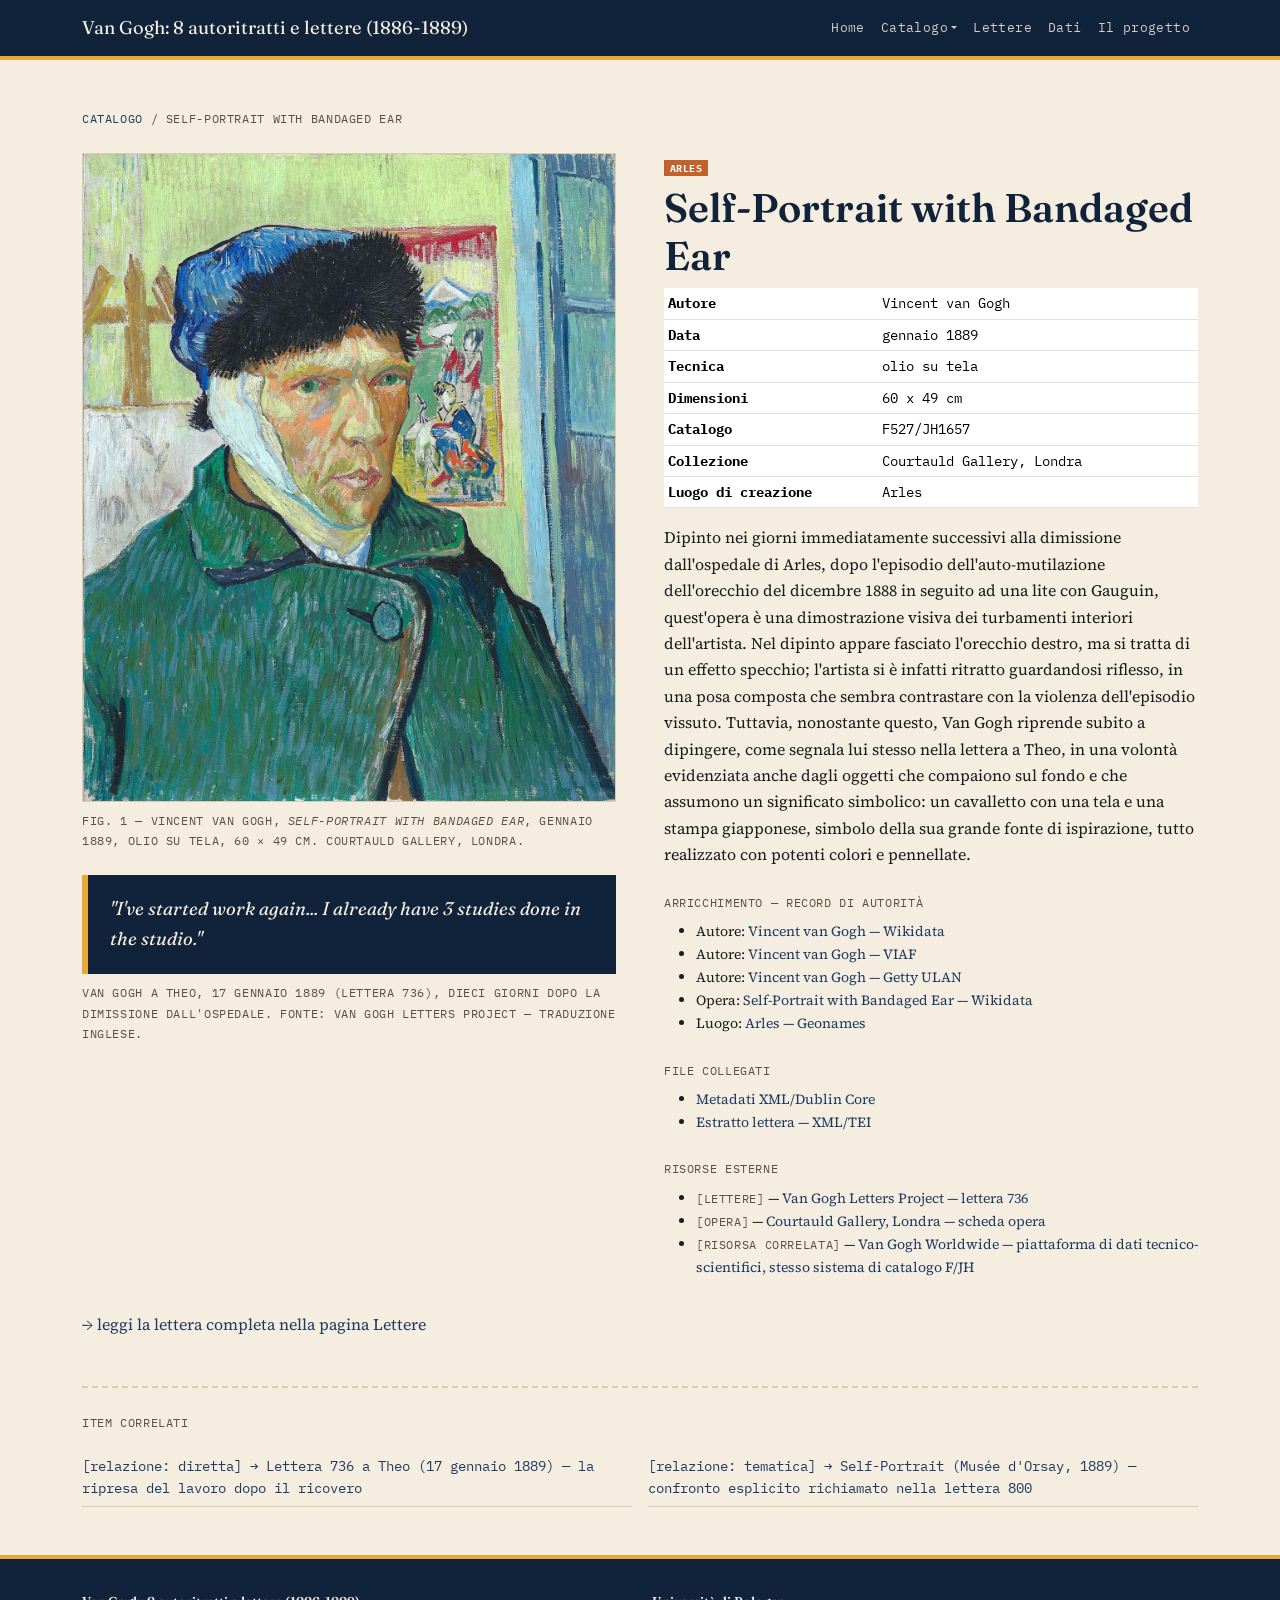
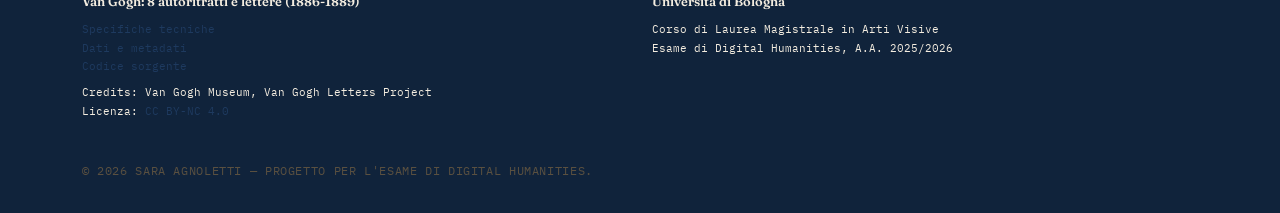
<file: item/self-portrait-bandaged-ear.html>
<!DOCTYPE html>
<html lang="it">
<head>
<meta charset="UTF-8">
<meta name="viewport" content="width=device-width, initial-scale=1.0">
<title>Self-Portrait with Bandaged Ear — Van Gogh: 8 autoritratti e lettere (1886-1889)</title>

<meta name="DC.title" content="Self-Portrait with Bandaged Ear">
<meta name="DC.creator" content="Vincent van Gogh">
<meta name="DC.description" content="Autoritratto dipinto da Vincent van Gogh ad Arles nel gennaio 1889, nei giorni immediatamente successivi alla dimissione dall'ospedale dopo l'episodio di auto-mutilazione dell'orecchio del dicembre 1888. Descritto dallo stesso Van Gogh in una lettera a Theo (lettera 736, 17 gennaio 1889), in cui racconta di aver ripreso a dipingere e di avere già completato tre studi in studio.">
<meta name="DC.publisher" content="Courtauld Gallery, Londra">
<meta name="DC.identifier" content="https://www.wikidata.org/wiki/Q19363211">
<meta name="DC.date" content="1889-01">
<meta name="DC.type" content="Image">
<meta name="DC.format" content="olio su tela">
<meta name="DCTERMS.extent" content="60 x 49">
<meta name="DC.subject" content="autoritratto; Post-Impressionismo; Arles">
<meta name="DC.coverage" content="Arles">
<meta name="DC.rights" content="Opera di pubblico dominio.">
<meta name="DC.source" content="Courtauld Gallery, Londra">
<meta name="DC.relation" content="[diretta] Lettera 736 a Theo (17 gennaio 1889) — la ripresa del lavoro dopo il ricovero">
<meta name="DC.relation" content="[tematica] Self-Portrait (Musée d'Orsay, 1889) — confronto esplicito richiamato nella lettera 800">

<link href="https://cdn.jsdelivr.net/npm/bootstrap@5.3.3/dist/css/bootstrap.min.css" rel="stylesheet">
<link href="https://fonts.googleapis.com/css2?family=Fraunces:wght@500;600&family=Source+Serif+4:ital,wght@0,400;0,600;1,400&family=IBM+Plex+Mono:wght@400;600&display=swap" rel="stylesheet">
<link rel="stylesheet" href="../css/style.css">
</head>
<body>

<nav class="navbar navbar-expand-lg navbar-dh">
  <div class="container">
    <a class="navbar-brand" href="../index.html">Van Gogh: 8 autoritratti e lettere (1886-1889)</a>
    <button class="navbar-toggler" type="button" data-bs-toggle="collapse" data-bs-target="#nav">
      <span class="navbar-toggler-icon"></span>
    </button>
    <div class="collapse navbar-collapse" id="nav">
      <ul class="navbar-nav ms-auto">
        <li class="nav-item"><a class="nav-link" href="../index.html">Home</a></li>
<li class="nav-item dropdown">
  <a class="nav-link dropdown-toggle" href="#" role="button" data-bs-toggle="dropdown" aria-expanded="false">Catalogo</a>
  <ul class="dropdown-menu dropdown-menu-dark">
    <li><a class="dropdown-item" href="catalogo.html">Immagini</a></li>
    <li><a class="dropdown-item" href="mappa.html">Mappa</a></li>
    <li><a class="dropdown-item" href="timeline.html">Cronologia</a></li>
  </ul>
</li>
        <li class="nav-item"><a class="nav-link" href="../lettere.html">Lettere</a></li>
        <li class="nav-item"><a class="nav-link" href="../dati.html">Dati</a></li>
        <li class="nav-item"><a class="nav-link" href="../progetto.html">Il progetto</a></li>
      </ul>
    </div>
  </div>
</nav>

<div class="container py-5">
  <p class="meta mb-4"><a href="../catalogo.html">Catalogo</a> / Self-Portrait with Bandaged Ear</p>

  <div class="row g-5">

    <div class="col-lg-6">
      <div class="item-figure">
        <img src="../assets/img/self-portrait-bandaged-ear.jpg" alt="Vincent van Gogh, Self-Portrait with Bandaged Ear, Arles, gennaio 1889" style="width:100%; display:block;">
      </div>
      <p class="caption mt-2">Fig. 1 — Vincent van Gogh, <em>Self-Portrait with Bandaged Ear</em>, gennaio 1889, olio su tela, 60 × 49 cm. Courtauld Gallery, Londra.</p>

      <div class="excerpt mt-4">
        "I've started work again... I already have 3 studies done in the studio."
      </div>
      <p class="caption mt-2">Van Gogh a Theo, 17 gennaio 1889 (lettera 736), dieci giorni dopo la dimissione dall'ospedale. Fonte: Van Gogh Letters Project — traduzione inglese.</p>
    </div>

    <div class="col-lg-6">
      <span class="badge-tipo badge-arles badge mb-2">Arles</span>
      <h1>Self-Portrait with Bandaged Ear</h1>

      <table class="table table-sm" style="font-family:var(--font-mono); font-size:0.85rem;">
        <tbody>
          <tr><th scope="row" style="width:40%;">Autore</th><td>Vincent van Gogh</td></tr>
          <tr><th scope="row">Data</th><td>gennaio 1889</td></tr>
          <tr><th scope="row">Tecnica</th><td>olio su tela</td></tr>
          <tr><th scope="row">Dimensioni</th><td>60 x 49 cm</td></th>
          <tr><th scope="row">Catalogo</th><td>F527/JH1657</td></tr>
          <tr><th scope="row">Collezione</th><td>Courtauld Gallery, Londra</td></tr>
          <tr><th scope="row">Luogo di creazione</th><td>Arles</td></tr>
        </tbody>
      </table>

      <p class="mt-3">
        Dipinto nei giorni immediatamente successivi alla dimissione dall'ospedale di Arles, dopo l'episodio dell'auto-mutilazione dell'orecchio del dicembre 1888 in seguito ad una lite con Gauguin, quest'opera è una dimostrazione visiva dei turbamenti interiori dell'artista. Nel dipinto appare fasciato l'orecchio destro, ma si tratta di un effetto specchio; l'artista si è infatti ritratto guardandosi riflesso, in una posa composta che sembra contrastare con la violenza dell'episodio vissuto. Tuttavia, nonostante questo, Van Gogh riprende subito a dipingere, come segnala lui stesso nella lettera a Theo, in una volontà evidenziata anche dagli oggetti che compaiono sul fondo e che assumono un significato simbolico: un cavalletto con una tela e una stampa giapponese, simbolo della sua grande fonte di ispirazione, tutto realizzato con potenti colori e pennellate.
      </p>

      <p class="eyebrow mt-4 mb-2">Arricchimento — record di autorità</p>
      <ul class="small">
        <li>Autore: <a href="https://www.wikidata.org/wiki/Q5582" target="_blank" rel="noopener">Vincent van Gogh — Wikidata</a></li>
        <li>Autore: <a href="http://viaf.org/viaf/9854560" target="_blank" rel="noopener">Vincent van Gogh — VIAF</a></li>
        <li>Autore: <a href="https://www.getty.edu/vow/ULANFullDisplay?find=van+gogh&role=&nation=&subjectid=500115588" target="_blank" rel="noopener">Vincent van Gogh — Getty ULAN</a></li>
        <li>Opera: <a href="https://www.wikidata.org/wiki/Q19363211" target="_blank" rel="noopener">Self-Portrait with Bandaged Ear — Wikidata</a></li>
        <li>Luogo: <a href="https://www.geonames.org/3036938/arles.html" target="_blank" rel="noopener">Arles — Geonames</a></li>
      </ul>

      <p class="eyebrow mt-4 mb-2">File collegati</p>
      <ul class="small">
        <li><a href="../data/self-portrait-bandaged-ear-dc.xml" target="_blank">Metadati XML/Dublin Core</a></li>
        <li><a href="../data/self-portrait-bandaged-ear-tei.xml" target="_blank">Estratto lettera — XML/TEI</a></li>
      </ul>

      <p class="eyebrow mt-4 mb-2">Risorse esterne</p>
      <ul class="small">
        <li><span class="meta">[lettere]</span> — <a href="https://vangoghletters.org/vg/letters/let736/letter.html" target="_blank" rel="noopener">Van Gogh Letters Project — lettera 736</a></li>
        <li><span class="meta">[opera]</span> — <a href="https://courtauld.ac.uk/highlights/self-portrait-with-bandaged-ear/" target="_blank" rel="noopener">Courtauld Gallery, Londra — scheda opera</a></li>
        <li><span class="meta">[risorsa correlata]</span> — <a href="https://vangoghworldwide.org/" target="_blank" rel="noopener">Van Gogh Worldwide — piattaforma di dati tecnico-scientifici, stesso sistema di catalogo F/JH</a></li>
      </ul>
    </div>
  </div>

  <p class="mt-3"><a href="../lettere.html#lettera-736">→ leggi la lettera completa nella pagina Lettere</a></p>

  <aside class="related">
    <p class="eyebrow mb-3">Item correlati</p>
    <div class="row g-3">
      <div class="col-md-6">
        <a class="related-link" href="../lettere.html#lettera-736">
          [relazione: diretta] → Lettera 736 a Theo (17 gennaio 1889) — la ripresa del lavoro dopo il ricovero
        </a>
      </div>
      <div class="col-md-6">
        <a class="related-link" href="self-portrait-orsay.html">
          [relazione: tematica] → Self-Portrait (Musée d'Orsay, 1889) — confronto esplicito richiamato nella lettera 800
        </a>
      </div>
    </div>
  </aside>
</div>

<footer>
  <div class="container">
    <div class="row g-4">
      <div class="col-md-6">
        <p class="mb-2" style="font-family:var(--font-display); font-weight:600; color:var(--cream);">Van Gogh: 8 autoritratti e lettere (1886-1889)</p>
        <ul class="list-unstyled small">
          <li><a href="progetto.html">Specifiche tecniche</a></li>
          <li><a href="dati.html">Dati e metadati</a></li>
          <li><a href="https://github.com/agnolettisara-hub/van-gogh-autoritratti-lettere" target="_blank" rel="noopener">Codice sorgente</a></li>
          <li class="mt-2">Credits: Van Gogh Museum, Van Gogh Letters Project</li>
          <li>Licenza: <a href="https://creativecommons.org/licenses/by-nc/4.0/deed.it" target="_blank" rel="noopener">CC BY-NC 4.0</a></li>
        </ul>
      </div>
      <div class="col-md-6">
        <p class="mb-2" style="font-family:var(--font-display); font-weight:600; color:var(--cream);">Università di Bologna</p>
        <ul class="list-unstyled small">
          <li>Corso di Laurea Magistrale in Arti Visive</li>
          <li>Esame di Digital Humanities, A.A. 2025/2026</li>
        </ul>
      </div>
    </div>
    <p class="meta mt-4 mb-0">© 2026 Sara Agnoletti — Progetto per l'esame di Digital Humanities.</p>
  </div>
</footer>

<script src="https://cdn.jsdelivr.net/npm/bootstrap@5.3.3/dist/js/bootstrap.bundle.min.js"></script>
</body>
</html>
</file>
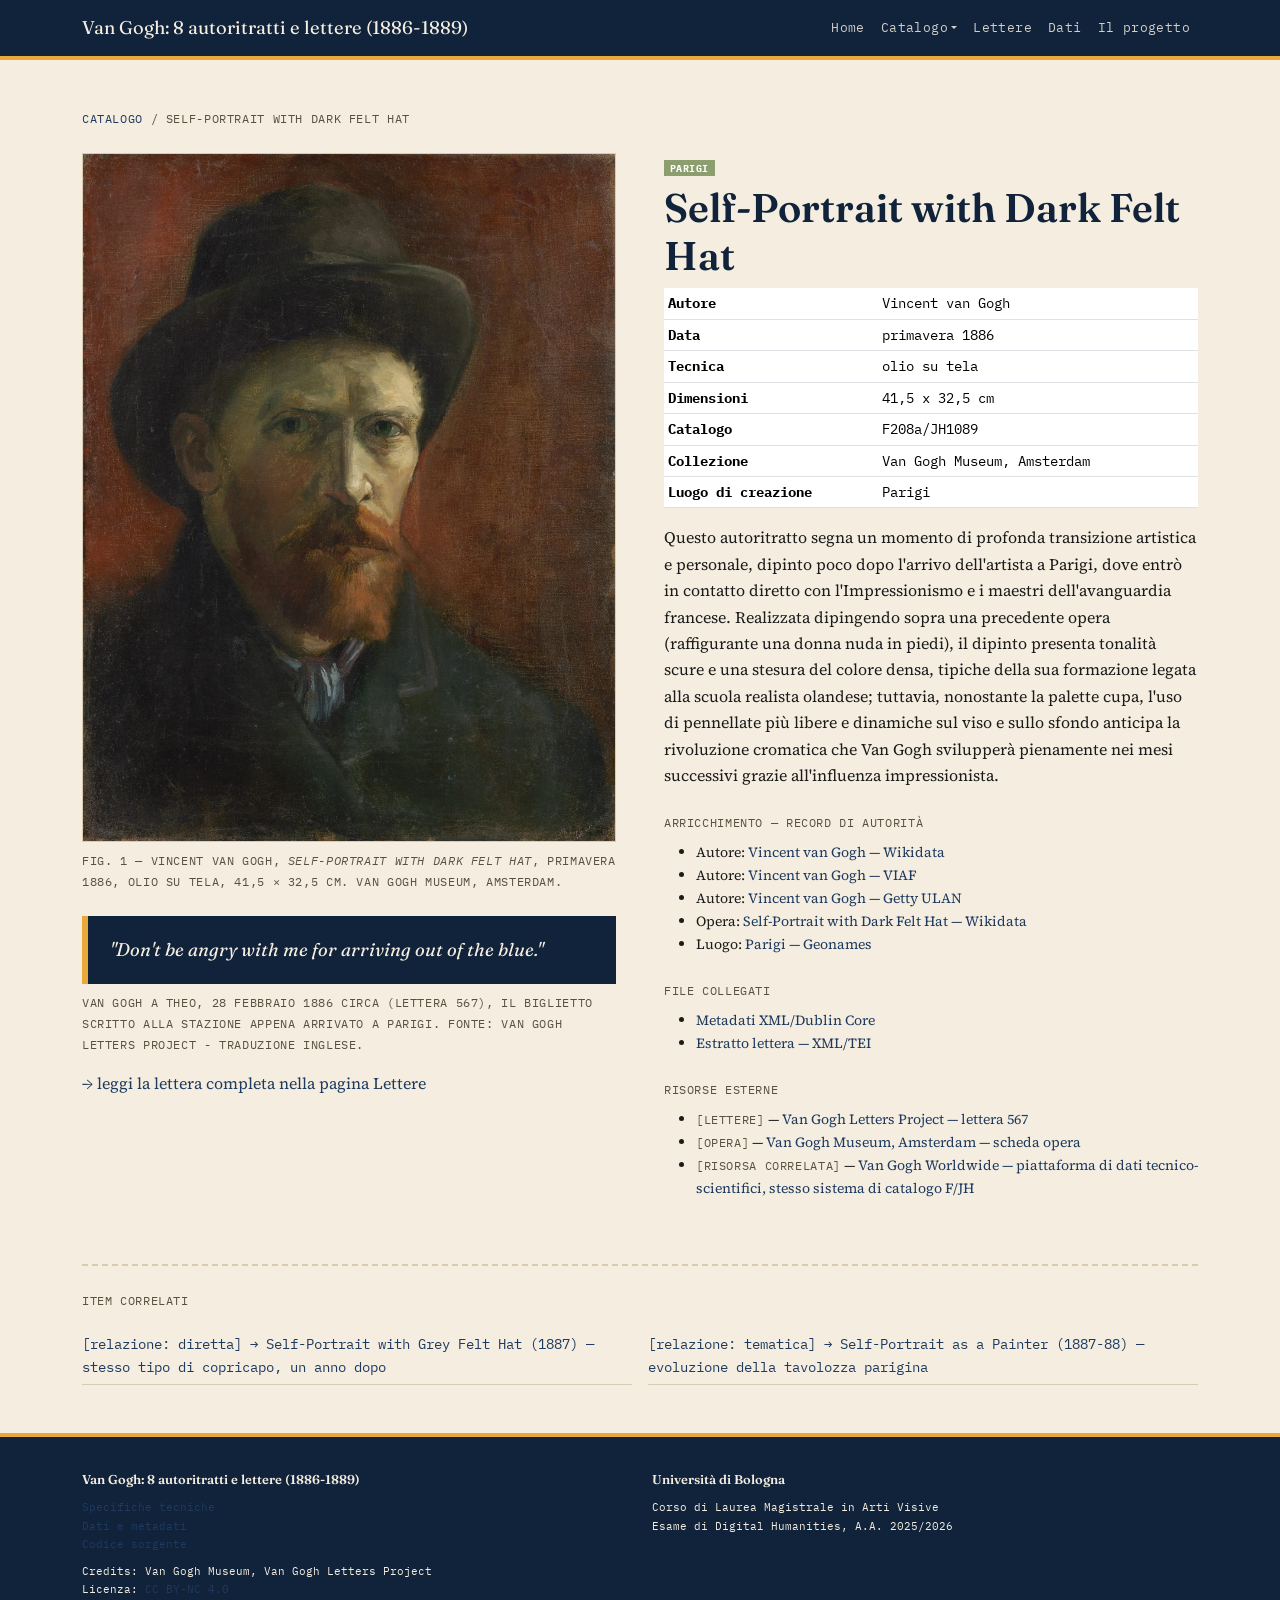
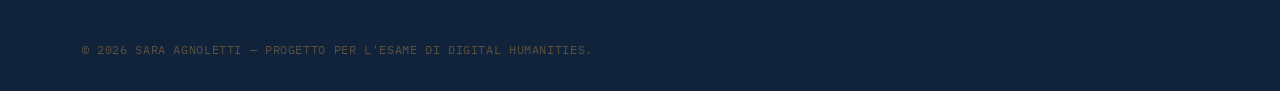
<file: item/self-portrait-dark-felt-hat.html>
<!DOCTYPE html>
<html lang="it">
<head>
<meta charset="UTF-8">
<meta name="viewport" content="width=device-width, initial-scale=1.0">
<title>Self-Portrait with Dark Felt Hat — Van Gogh: 8 autoritratti e lettere (1886-1889)</title>

<meta name="DC.title" content="Self-Portrait with Dark Felt Hat">
<meta name="DC.creator" content="Vincent van Gogh">
<meta name="DC.description" content="Autoritratto dipinto da Vincent van Gogh a Parigi nella primavera del 1886, tra i primi della serie di autoritratti realizzati dall'artista tra il 1886 e il 1889. Abbinato al biglietto d'arrivo a Parigi (lettera 567) inviato al fratello Theo.">
<meta name="DC.publisher" content="Van Gogh Museum, Amsterdam">
<meta name="DC.identifier" content="https://www.wikidata.org/wiki/Q19835891">
<meta name="DC.date" content="1886-04">
<meta name="DC.type" content="Image">
<meta name="DC.format" content="olio su tela">
<meta name="DCTERMS.extent" content="41,5 x 32,5 cm">
<meta name="DC.subject" content="autoritratto; Post-Impressionismo; Parigi">
<meta name="DC.coverage" content="Parigi">
<meta name="DC.rights" content="Opera di pubblico dominio.">
<meta name="DC.source" content="Van Gogh Museum, Amsterdam">
<meta name="DC.relation" content="[diretta] Self-Portrait with Grey Felt Hat (1887) — stesso tipo di copricapo, un anno dopo">
<meta name="DC.relation" content="[tematica] Self-Portrait as a Painter (1887-88) — evoluzione della tavolozza parigina">

<link href="https://cdn.jsdelivr.net/npm/bootstrap@5.3.3/dist/css/bootstrap.min.css" rel="stylesheet">
<link href="https://fonts.googleapis.com/css2?family=Fraunces:wght@500;600&family=Source+Serif+4:ital,wght@0,400;0,600;1,400&family=IBM+Plex+Mono:wght@400;600&display=swap" rel="stylesheet">
<link rel="stylesheet" href="../css/style.css">
</head>
<body>

<nav class="navbar navbar-expand-lg navbar-dh">
  <div class="container">
    <a class="navbar-brand" href="../index.html">Van Gogh: 8 autoritratti e lettere (1886-1889)</a>
    <button class="navbar-toggler" type="button" data-bs-toggle="collapse" data-bs-target="#nav">
      <span class="navbar-toggler-icon"></span>
    </button>
    <div class="collapse navbar-collapse" id="nav">
      <ul class="navbar-nav ms-auto">
        <li class="nav-item"><a class="nav-link" href="../index.html">Home</a></li>
 <li class="nav-item dropdown">
  <a class="nav-link dropdown-toggle" href="#" role="button" data-bs-toggle="dropdown" aria-expanded="false">Catalogo</a>
  <ul class="dropdown-menu dropdown-menu-dark">
    <li><a class="dropdown-item" href="catalogo.html">Immagini</a></li>
    <li><a class="dropdown-item" href="mappa.html">Mappa</a></li>
    <li><a class="dropdown-item" href="timeline.html">Cronologia</a></li>
  </ul>
</li>
        <li class="nav-item"><a class="nav-link" href="../lettere.html">Lettere</a></li>
        <li class="nav-item"><a class="nav-link" href="../dati.html">Dati</a></li>
        <li class="nav-item"><a class="nav-link" href="../progetto.html">Il progetto</a></li>
      </ul>
    </div>
  </div>
</nav>

<div class="container py-5">
  <p class="meta mb-4"><a href="../catalogo.html">Catalogo</a> / Self-Portrait with Dark Felt Hat</p>

  <div class="row g-5">

    <div class="col-lg-6">
      <div class="item-figure">
        <img src="../assets/img/self-portrait-dark-felt-hat.jpg" alt="Vincent van Gogh, Self-Portrait with Dark Felt Hat, Parigi, primavera 1886" style="width:100%; display:block;">
      </div>
      <p class="caption mt-2">Fig. 1 — Vincent van Gogh, <em>Self-Portrait with Dark Felt Hat</em>, primavera 1886, olio su tela, 41,5 × 32,5 cm. Van Gogh Museum, Amsterdam.</p>

       <div class="excerpt mt-4">
        "Don't be angry with me for arriving out of the blue."
      </div>
      <p class="caption mt-2">Van Gogh a Theo, 28 febbraio 1886 circa (lettera 567), il biglietto scritto alla stazione appena arrivato a Parigi. Fonte: Van Gogh Letters Project - traduzione inglese.</p>
      <p class="mt-3"><a href="../lettere.html#lettera-567">→ leggi la lettera completa nella pagina Lettere</a></p>
    </div>

    <div class="col-lg-6">
      <span class="badge-tipo badge-parigi badge mb-2">Parigi</span>
      <h1>Self-Portrait with Dark Felt Hat</h1>

      <table class="table table-sm" style="font-family:var(--font-mono); font-size:0.85rem;">
        <tbody>
          <tr><th scope="row" style="width:40%;">Autore</th><td>Vincent van Gogh</td></tr>
          <tr><th scope="row">Data</th><td>primavera 1886</td></tr>
          <tr><th scope="row">Tecnica</th><td>olio su tela</td></tr>
          <tr><th scope="row">Dimensioni</th><td>41,5 x 32,5 cm</td></tr>
          <tr><th scope="row">Catalogo</th><td>F208a/JH1089</td></tr>
          <tr><th scope="row">Collezione</th><td>Van Gogh Museum, Amsterdam</td></tr>
          <tr><th scope="row">Luogo di creazione</th><td>Parigi</td></tr>
        </tbody>
      </table>

      <p class="mt-3">
       Questo autoritratto segna un momento di profonda transizione artistica e personale, dipinto poco dopo l'arrivo dell'artista a Parigi, dove entrò in contatto diretto con l'Impressionismo e i maestri dell'avanguardia francese. Realizzata dipingendo sopra una precedente opera (raffigurante una donna nuda in piedi), il dipinto presenta tonalità scure e una stesura del colore densa, tipiche della sua formazione legata alla scuola realista olandese; tuttavia, nonostante la palette cupa, l'uso di pennellate più libere e dinamiche sul viso e sullo sfondo anticipa la rivoluzione cromatica che Van Gogh svilupperà pienamente nei mesi successivi grazie all'influenza impressionista.
      </p>

      <p class="eyebrow mt-4 mb-2">Arricchimento — record di autorità</p>
      <ul class="small">
        <li>Autore: <a href="https://www.wikidata.org/wiki/Q5582" target="_blank" rel="noopener">Vincent van Gogh — Wikidata</a></li>
        <li>Autore: <a href="http://viaf.org/viaf/9854560" target="_blank" rel="noopener">Vincent van Gogh — VIAF</a></li>
        <li>Autore: <a href="https://www.getty.edu/vow/ULANFullDisplay?find=van+gogh&role=&nation=&subjectid=500115588" target="_blank" rel="noopener">Vincent van Gogh — Getty ULAN</a></li>
        <li>Opera: <a href="https://www.wikidata.org/wiki/Q19835891" target="_blank" rel="noopener">Self-Portrait with Dark Felt Hat — Wikidata</a></li>
        <li>Luogo: <a href="https://www.geonames.org/2988507/paris.html" target="_blank" rel="noopener">Parigi — Geonames</a></li>
      </ul>


      <p class="eyebrow mt-4 mb-2">File collegati</p>
      <ul class="small">
        <li><a href="../data/self-portrait-dark-felt-hat-dc.xml" target="_blank">Metadati XML/Dublin Core</a></li>
        <li><a href="../data/self-portrait-dark-felt-hat-tei.xml" target="_blank">Estratto lettera — XML/TEI</a></li>
      </ul>

      <p class="eyebrow mt-4 mb-2">Risorse esterne</p>
      <ul class="small">
        <li><span class="meta">[lettere]</span> — <a href="https://vangoghletters.org/vg/letters/let567/letter.html" target="_blank" rel="noopener">Van Gogh Letters Project — lettera 567</a></li>
        <li><span class="meta">[opera]</span> — <a href="https://www.vangoghmuseum.nl/en/collection/s0162V1962#details" target="_blank" rel="noopener">Van Gogh Museum, Amsterdam — scheda opera</a></li>
        <li><span class="meta">[risorsa correlata]</span> — <a href="https://vangoghworldwide.org/" target="_blank" rel="noopener">Van Gogh Worldwide — piattaforma di dati tecnico-scientifici, stesso sistema di catalogo F/JH</a></li>
      </ul>
    </div>
  </div>

  

  <aside class="related">
    <p class="eyebrow mb-3">Item correlati</p>
    <div class="row g-3">
      <div class="col-md-6">
        <a class="related-link" href="self-portrait-grey-felt-hat.html">
          [relazione: diretta] → Self-Portrait with Grey Felt Hat (1887) — stesso tipo di copricapo, un anno dopo
        </a>
      </div>
      <div class="col-md-6">
        <a class="related-link" href="self-portrait-as-painter.html">
          [relazione: tematica] → Self-Portrait as a Painter (1887-88) — evoluzione della tavolozza parigina
        </a>
      </div>
    </div>
  </aside>
</div>

<footer>
  <div class="container">
    <div class="row g-4">
      <div class="col-md-6">
        <p class="mb-2" style="font-family:var(--font-display); font-weight:600; color:var(--cream);">Van Gogh: 8 autoritratti e lettere (1886-1889)</p>
        <ul class="list-unstyled small">
          <li><a href="progetto.html">Specifiche tecniche</a></li>
          <li><a href="dati.html">Dati e metadati</a></li>
          <li><a href="https://github.com/agnolettisara-hub/van-gogh-autoritratti-lettere" target="_blank" rel="noopener">Codice sorgente</a></li>
          <li class="mt-2">Credits: Van Gogh Museum, Van Gogh Letters Project</li>
          <li>Licenza: <a href="https://creativecommons.org/licenses/by-nc/4.0/deed.it" target="_blank" rel="noopener">CC BY-NC 4.0</a></li>
        </ul>
      </div>
      <div class="col-md-6">
        <p class="mb-2" style="font-family:var(--font-display); font-weight:600; color:var(--cream);">Università di Bologna</p>
        <ul class="list-unstyled small">
          <li>Corso di Laurea Magistrale in Arti Visive</li>
          <li>Esame di Digital Humanities, A.A. 2025/2026</li>
        </ul>
      </div>
    </div>
    <p class="meta mt-4 mb-0">© 2026 Sara Agnoletti — Progetto per l'esame di Digital Humanities.</p>
  </div>
</footer>

<script src="https://cdn.jsdelivr.net/npm/bootstrap@5.3.3/dist/js/bootstrap.bundle.min.js"></script>

</body>
</html>
</file>
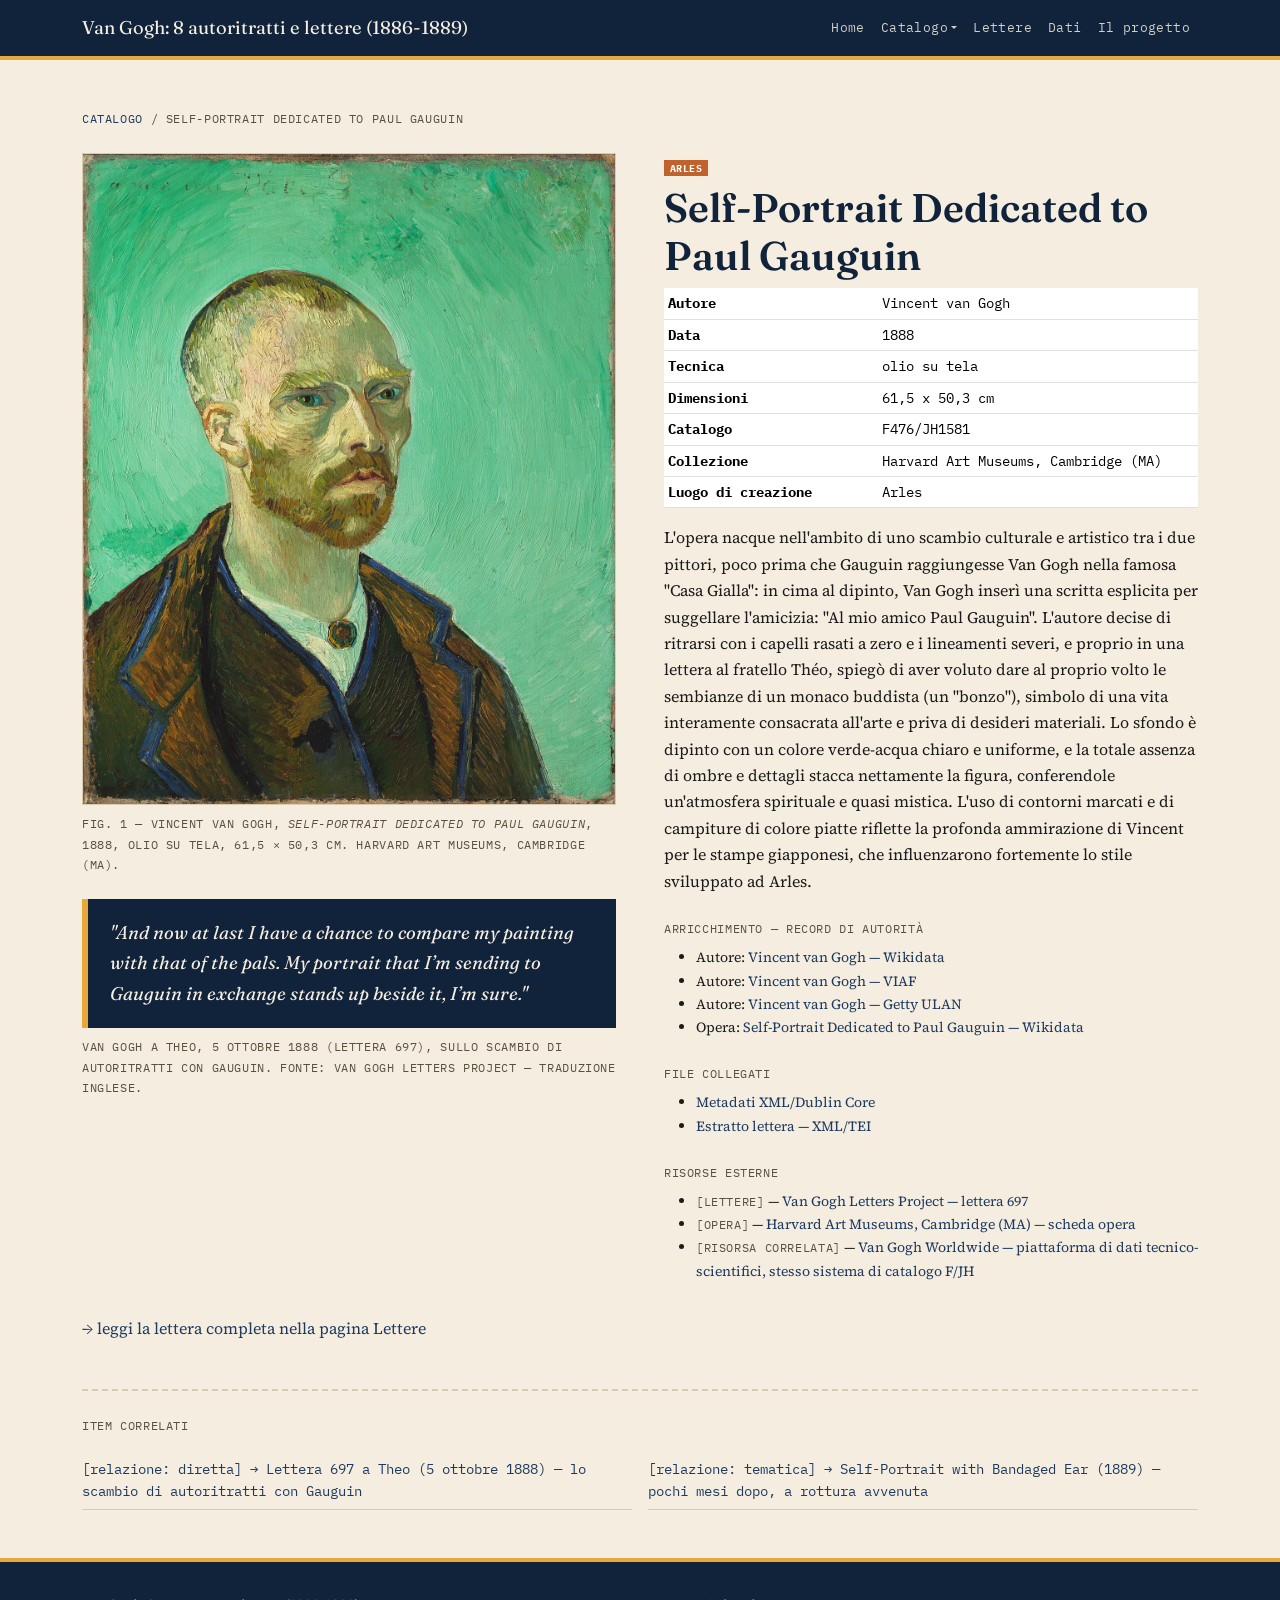
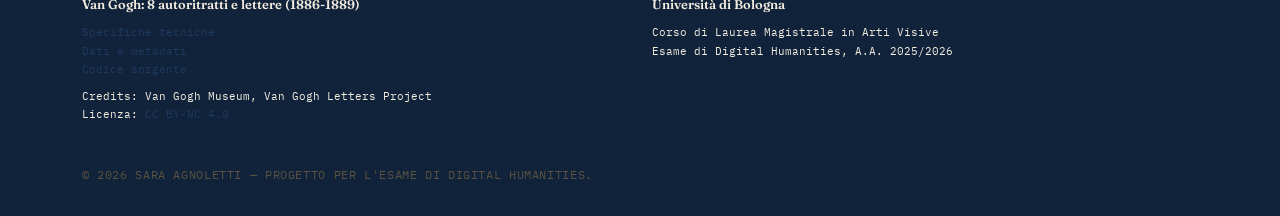
<file: item/self-portrait-dedicated-gauguin.html>
<!DOCTYPE html>
<html lang="it">
<head>
<meta charset="UTF-8">
<meta name="viewport" content="width=device-width, initial-scale=1.0">
<title>Self-Portrait Dedicated to Paul Gauguin — Van Gogh: 8 autoritratti e lettere (1886-1889)</title>

<meta name="DC.title" content="Self-Portrait Dedicated to Paul Gauguin">
<meta name="DC.creator" content="Vincent van Gogh">
<meta name="DC.description" content="Autoritratto dipinto da Vincent van Gogh ad Arles nel 1888, concepito come dono per Paul Gauguin in uno scambio di autoritratti tra artisti. Descritto dallo stesso Van Gogh in una lettera a Theo (lettera 697, ottobre 1888), in cui racconta di aver ricevuto l'autoritratto di Gauguin e di avergli inviato in cambio il proprio, concepito come 'quello di un bonzo, semplice adoratore del Buddha eterno'.">
<meta name="DC.publisher" content="Harvard Art Museums, Cambridge (MA)">
<meta name="DC.identifier" content="https://www.wikidata.org/wiki/Q3643629">
<meta name="DC.date" content="1888">
<meta name="DC.type" content="Image">
<meta name="DC.format" content="olio su tela">
<meta name="DCTERMS.extent" content="61,5 x 50,3 cm">
<meta name="DC.subject" content="autoritratto; Post-Impressionismo; Arles">
<meta name="DC.coverage" content="Arles">
<meta name="DC.rights" content="Opera di pubblico dominio.">
<meta name="DC.source" content="Harvard Art Museums, Cambridge (MA)">
<meta name="DC.relation" content="[diretta] Lettera 697 a Theo (4-5 ottobre 1888) — lo scambio di autoritratti con Gauguin">
<meta name="DC.relation" content="[tematica] Self-Portrait with Bandaged Ear (1889) — pochi mesi dopo, a rottura avvenuta">

<link href="https://cdn.jsdelivr.net/npm/bootstrap@5.3.3/dist/css/bootstrap.min.css" rel="stylesheet">
<link href="https://fonts.googleapis.com/css2?family=Fraunces:wght@500;600&family=Source+Serif+4:ital,wght@0,400;0,600;1,400&family=IBM+Plex+Mono:wght@400;600&display=swap" rel="stylesheet">
<link rel="stylesheet" href="../css/style.css">
</head>
<body>

<nav class="navbar navbar-expand-lg navbar-dh">
  <div class="container">
    <a class="navbar-brand" href="../index.html">Van Gogh: 8 autoritratti e lettere (1886-1889)</a>
    <button class="navbar-toggler" type="button" data-bs-toggle="collapse" data-bs-target="#nav">
      <span class="navbar-toggler-icon"></span>
    </button>
    <div class="collapse navbar-collapse" id="nav">
      <ul class="navbar-nav ms-auto">
        <li class="nav-item"><a class="nav-link" href="../index.html">Home</a></li>
 <li class="nav-item dropdown">
  <a class="nav-link dropdown-toggle" href="#" role="button" data-bs-toggle="dropdown" aria-expanded="false">Catalogo</a>
  <ul class="dropdown-menu dropdown-menu-dark">
    <li><a class="dropdown-item" href="catalogo.html">Immagini</a></li>
    <li><a class="dropdown-item" href="mappa.html">Mappa</a></li>
    <li><a class="dropdown-item" href="timeline.html">Cronologia</a></li>
  </ul>
</li>
        <li class="nav-item"><a class="nav-link" href="../lettere.html">Lettere</a></li>
        <li class="nav-item"><a class="nav-link" href="../dati.html">Dati</a></li>
        <li class="nav-item"><a class="nav-link" href="../progetto.html">Il progetto</a></li>
      </ul>
    </div>
  </div>
</nav>

<div class="container py-5">
  <p class="meta mb-4"><a href="../catalogo.html">Catalogo</a> / Self-Portrait Dedicated to Paul Gauguin</p>

  <div class="row g-5">

    <div class="col-lg-6">
      <div class="item-figure">
        <img src="../assets/img/self-portrait-dedicated-gauguin.jpg" alt="Vincent van Gogh, Self-Portrait Dedicated to Paul Gauguin, Arles, settembre 1888" style="width:100%; display:block;">
      </div>
      <p class="caption mt-2">Fig. 1 — Vincent van Gogh, <em>Self-Portrait Dedicated to Paul Gauguin</em>, 1888, olio su tela, 61,5 × 50,3 cm. Harvard Art Museums, Cambridge (MA).</p>

      <div class="excerpt mt-4">
        "And now at last I have a chance to compare my painting with that of the pals.
My portrait that I’m sending to Gauguin in exchange stands up beside it, I’m sure."
      </div>
      <p class="caption mt-2">Van Gogh a Theo, 5 ottobre 1888 (lettera 697), sullo scambio di autoritratti con Gauguin. Fonte: Van Gogh Letters Project — traduzione inglese.</p>
    </div>

    <div class="col-lg-6">
      <span class="badge-tipo badge-arles badge mb-2">Arles</span>
      <h1>Self-Portrait Dedicated to Paul Gauguin</h1>

      <table class="table table-sm" style="font-family:var(--font-mono); font-size:0.85rem;">
        <tbody>
          <tr><th scope="row" style="width:40%;">Autore</th><td>Vincent van Gogh</td></tr>
          <tr><th scope="row">Data</th><td>1888</td></tr>
          <tr><th scope="row">Tecnica</th><td>olio su tela</td></tr>
          <tr><th scope="row">Dimensioni</th><td>61,5 x 50,3 cm</td></tr>
          <tr><th scope="row">Catalogo</th><td>F476/JH1581</td></tr>
          <tr><th scope="row">Collezione</th><td>Harvard Art Museums, Cambridge (MA)</td></tr>
          <tr><th scope="row">Luogo di creazione</th><td>Arles</td></tr>
        </tbody>
      </table>

      <p class="mt-3">
        L'opera nacque nell'ambito di uno scambio culturale e artistico tra i due pittori, poco prima che Gauguin raggiungesse Van Gogh nella famosa "Casa Gialla": in cima al dipinto, Van Gogh inserì una scritta esplicita per suggellare l'amicizia: "Al mio amico Paul Gauguin". L'autore decise di ritrarsi con i capelli rasati a zero e i lineamenti severi, e proprio in una lettera al fratello Théo, spiegò di aver voluto dare al proprio volto le sembianze di un monaco buddista (un "bonzo"), simbolo di una vita interamente consacrata all'arte e priva di desideri materiali. Lo sfondo è dipinto con un colore verde-acqua chiaro e uniforme, e la totale assenza di ombre e dettagli stacca nettamente la figura, conferendole un'atmosfera spirituale e quasi mistica. L'uso di contorni marcati e di campiture di colore piatte riflette la profonda ammirazione di Vincent per le stampe giapponesi, che influenzarono fortemente lo stile sviluppato ad Arles.
      </p>

      <p class="eyebrow mt-4 mb-2">Arricchimento — record di autorità</p>
      <ul class="small">
        <li>Autore: <a href="https://www.wikidata.org/wiki/Q5582" target="_blank" rel="noopener">Vincent van Gogh — Wikidata</a></li>
        <li>Autore: <a href="http://viaf.org/viaf/9854560" target="_blank" rel="noopener">Vincent van Gogh — VIAF</a></li>
        <li>Autore: <a href="https://www.getty.edu/vow/ULANFullDisplay?find=van+gogh&role=&nation=&subjectid=500115588" target="_blank" rel="noopener">Vincent van Gogh — Getty ULAN</a></li>
        <li>Opera: <a href="https://www.wikidata.org/wiki/Q3643629" target="_blank" rel="noopener">Self-Portrait Dedicated to Paul Gauguin — Wikidata</a></li>

      </ul>

      <p class="eyebrow mt-4 mb-2">File collegati</p>
      <ul class="small">
        <li><a href="../data/self-portrait-dedicated-gauguin-dc.xml" target="_blank">Metadati XML/Dublin Core</a></li>
        <li><a href="../data/self-portrait-dedicated-gauguin-tei.xml" target="_blank">Estratto lettera — XML/TEI</a></li>
      </ul>

      <p class="eyebrow mt-4 mb-2">Risorse esterne</p>
      <ul class="small">
        <li><span class="meta">[lettere]</span> — <a href="https://vangoghletters.org/vg/letters/let697/letter.html" target="_blank" rel="noopener">Van Gogh Letters Project — lettera 697</a></li>
        <li><span class="meta">[opera]</span> — <a href="https://harvardartmuseums.org/collections/object/299843" target="_blank" rel="noopener">Harvard Art Museums, Cambridge (MA) — scheda opera</a></li>
        <li><span class="meta">[risorsa correlata]</span> — <a href="https://vangoghworldwide.org/" target="_blank" rel="noopener">Van Gogh Worldwide — piattaforma di dati tecnico-scientifici, stesso sistema di catalogo F/JH</a></li>
      </ul>
    </div>
  </div>

  <p class="mt-3"><a href="../lettere.html#lettera-697">→ leggi la lettera completa nella pagina Lettere</a></p>

  <aside class="related">
    <p class="eyebrow mb-3">Item correlati</p>
    <div class="row g-3">
      <div class="col-md-6">
        <a class="related-link" href="../lettere.html#lettera-697">
          [relazione: diretta] → Lettera 697 a Theo (5 ottobre 1888) — lo scambio di autoritratti con Gauguin
        </a>
      </div>
      <div class="col-md-6">
        <a class="related-link" href="self-portrait-bandaged-ear.html">
          [relazione: tematica] → Self-Portrait with Bandaged Ear (1889) — pochi mesi dopo, a rottura avvenuta
        </a>
      </div>
    </div>
  </aside>
</div>

<footer>
  <div class="container">
    <div class="row g-4">
      <div class="col-md-6">
        <p class="mb-2" style="font-family:var(--font-display); font-weight:600; color:var(--cream);">Van Gogh: 8 autoritratti e lettere (1886-1889)</p>
        <ul class="list-unstyled small">
          <li><a href="progetto.html">Specifiche tecniche</a></li>
          <li><a href="dati.html">Dati e metadati</a></li>
          <li><a href="https://github.com/agnolettisara-hub/van-gogh-autoritratti-lettere" target="_blank" rel="noopener">Codice sorgente</a></li>
          <li class="mt-2">Credits: Van Gogh Museum, Van Gogh Letters Project</li>
          <li>Licenza: <a href="https://creativecommons.org/licenses/by-nc/4.0/deed.it" target="_blank" rel="noopener">CC BY-NC 4.0</a></li>
        </ul>
      </div>
      <div class="col-md-6">
        <p class="mb-2" style="font-family:var(--font-display); font-weight:600; color:var(--cream);">Università di Bologna</p>
        <ul class="list-unstyled small">
          <li>Corso di Laurea Magistrale in Arti Visive</li>
          <li>Esame di Digital Humanities, A.A. 2025/2026</li>
        </ul>
      </div>
    </div>
    <p class="meta mt-4 mb-0">© 2026 Sara Agnoletti — Progetto per l'esame di Digital Humanities.</p>
  </div>
</footer>

<script src="https://cdn.jsdelivr.net/npm/bootstrap@5.3.3/dist/js/bootstrap.bundle.min.js"></script>
</body>
</html>
</file>
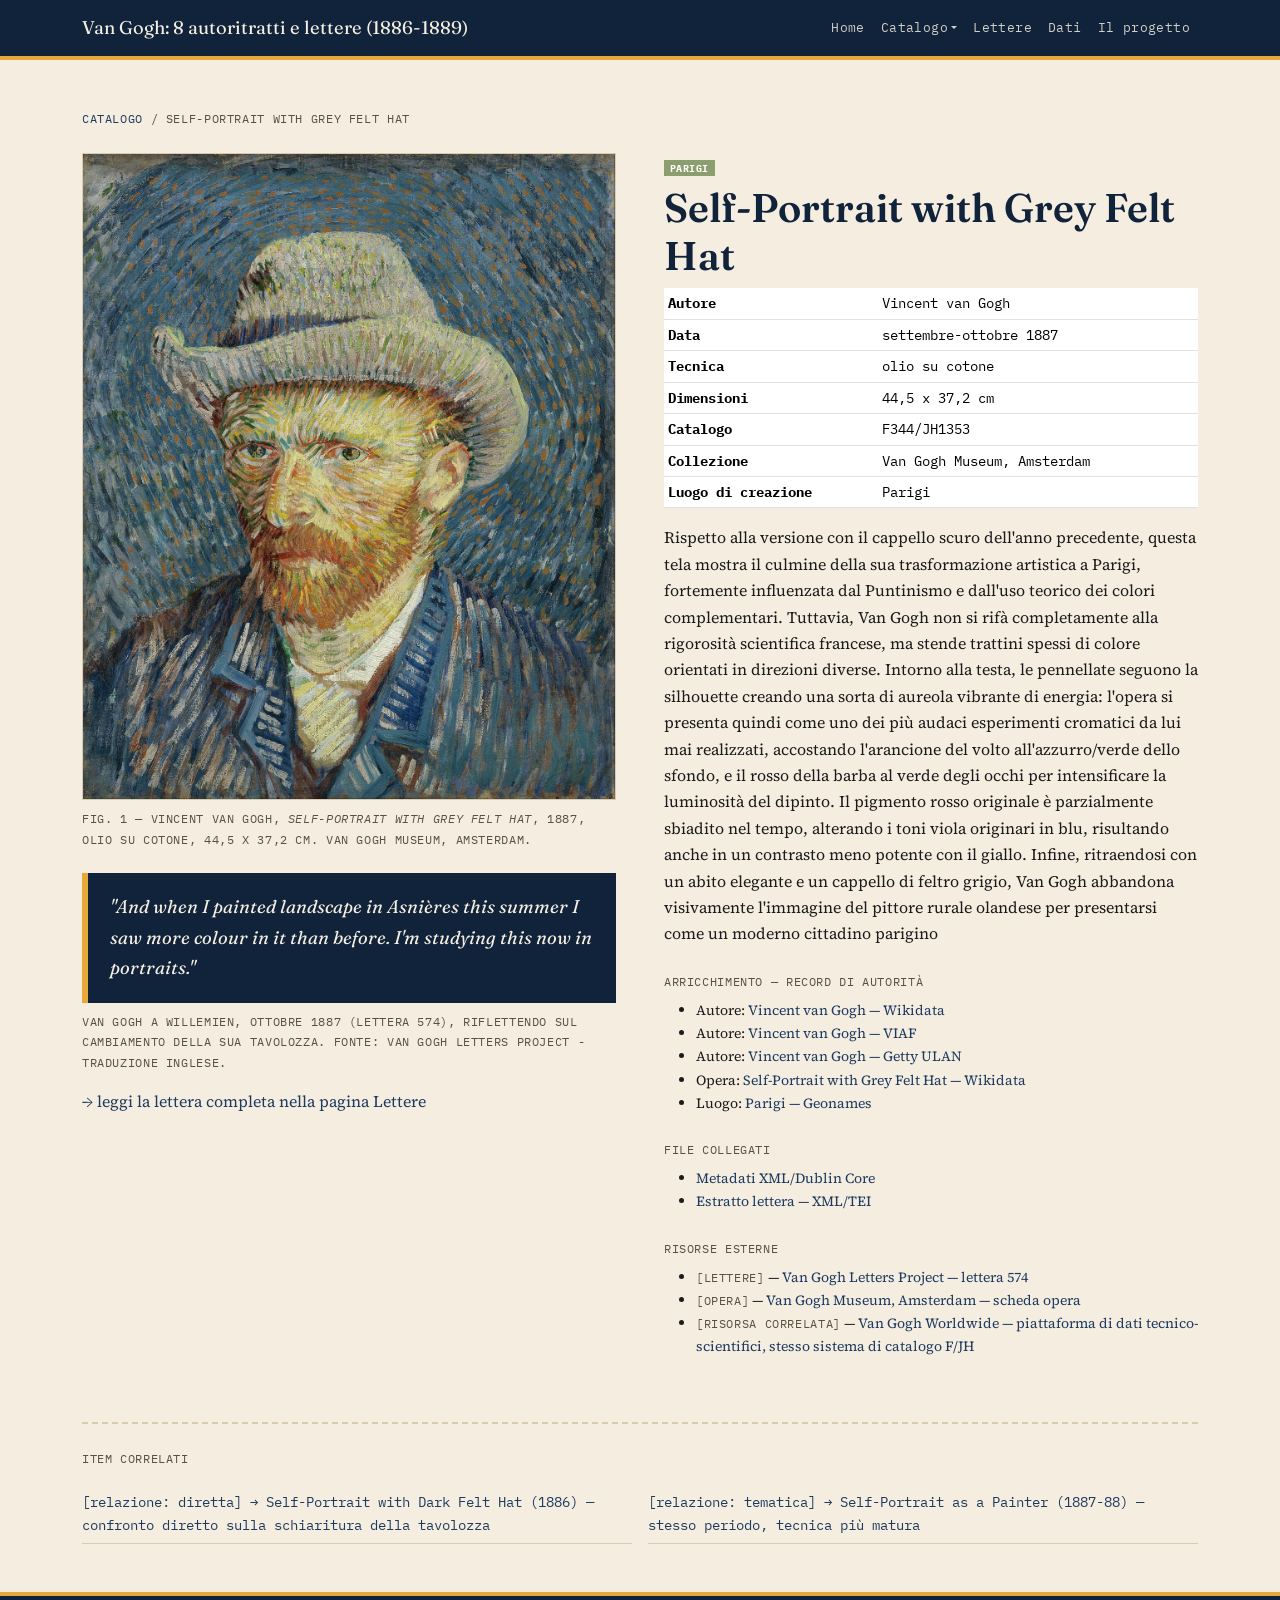
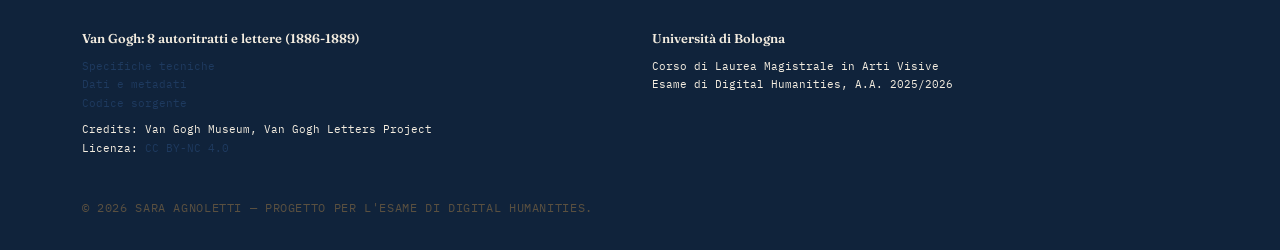
<file: item/self-portrait-grey-felt-hat.html>
<!DOCTYPE html>
<html lang="it">
<head>
<meta charset="UTF-8">
<meta name="viewport" content="width=device-width, initial-scale=1.0">
<title>Self-Portrait with Grey Felt Hat — Van Gogh: 8 autoritratti e lettere (1886-1889)</title>

<meta name="DC.title" content="Self-Portrait with Grey Felt Hat">
<meta name="DC.creator" content="Vincent van Gogh">
<meta name="DC.description" content="Autoritratto dipinto da Vincent van Gogh a Parigi tra settembre e ottobre 1887, con tavolozza influenzata dal Puntinismo. Abbinato a una lettera alla sorella Willemien (lettera 574) in cui l'artista riflette sulla propria evoluzione cromatica e dichiara di applicare questa nuova sensibilità al ritratto.">
<meta name="DC.publisher" content="Van Gogh Museum, Amsterdam">
<meta name="DC.identifier" content="https://www.wikidata.org/wiki/Q18238237">
<meta name="DC.date" content="1887">
<meta name="DC.type" content="Image">
<meta name="DC.format" content="olio su cotone">
<meta name="DCTERMS.extent" content="44.5 cm x 37.2 cm">
<meta name="DC.subject" content="autoritratto; Post-Impressionismo; Parigi">
<meta name="DC.coverage" content="Parigi">
<meta name="DC.rights" content="Opera di pubblico dominio.">
<meta name="DC.source" content="Van Gogh Museum, Amsterdam">
<meta name="DC.relation" content="[diretta] Self-Portrait with Dark Felt Hat (1886) — confronto diretto sulla schiaritura della tavolozza">
<meta name="DC.relation" content="[tematica] Self-Portrait as a Painter (1887-88) — stesso periodo, tecnica più matura">

<link href="https://cdn.jsdelivr.net/npm/bootstrap@5.3.3/dist/css/bootstrap.min.css" rel="stylesheet">
<link href="https://fonts.googleapis.com/css2?family=Fraunces:wght@500;600&family=Source+Serif+4:ital,wght@0,400;0,600;1,400&family=IBM+Plex+Mono:wght@400;600&display=swap" rel="stylesheet">
<link rel="stylesheet" href="../css/style.css">
</head>
<body>

<nav class="navbar navbar-expand-lg navbar-dh">
  <div class="container">
    <a class="navbar-brand" href="../index.html">Van Gogh: 8 autoritratti e lettere (1886-1889)</a>
    <button class="navbar-toggler" type="button" data-bs-toggle="collapse" data-bs-target="#nav">
      <span class="navbar-toggler-icon"></span>
    </button>
    <div class="collapse navbar-collapse" id="nav">
      <ul class="navbar-nav ms-auto">
        <li class="nav-item"><a class="nav-link" href="../index.html">Home</a></li>
<li class="nav-item dropdown">
  <a class="nav-link dropdown-toggle" href="#" role="button" data-bs-toggle="dropdown" aria-expanded="false">Catalogo</a>
  <ul class="dropdown-menu dropdown-menu-dark">
    <li><a class="dropdown-item" href="catalogo.html">Immagini</a></li>
    <li><a class="dropdown-item" href="mappa.html">Mappa</a></li>
    <li><a class="dropdown-item" href="timeline.html">Cronologia</a></li>
  </ul>
</li>
        <li class="nav-item"><a class="nav-link" href="../lettere.html">Lettere</a></li>
        <li class="nav-item"><a class="nav-link" href="../dati.html">Dati</a></li>
        <li class="nav-item"><a class="nav-link" href="../progetto.html">Il progetto</a></li>
      </ul>
    </div>
  </div>
</nav>

<div class="container py-5">
  <p class="meta mb-4"><a href="../catalogo.html">Catalogo</a> / Self-Portrait with Grey Felt Hat</p>

  <div class="row g-5">

    <div class="col-lg-6">
      <div class="item-figure">
        <img src="../assets/img/self-portrait-grey-felt-hat.jpg" alt="Vincent van Gogh, Self-Portrait with Grey Felt Hat, Parigi, 1887" style="width:100%; display:block;">
      </div>
      <p class="caption mt-2">Fig. 1 — Vincent van Gogh, <em>Self-Portrait with Grey Felt Hat</em>, 1887, olio su cotone, 44,5 x 37,2 cm. Van Gogh Museum, Amsterdam.</p>

       <div class="excerpt mt-4">
       "And when I painted landscape in Asnières this summer I saw more colour in it than before. I'm studying this now in portraits."
      </div>
      <p class="caption mt-2">Van Gogh a Willemien, ottobre 1887 (lettera 574), riflettendo sul cambiamento della sua tavolozza. Fonte: Van Gogh Letters Project - traduzione inglese.</p>
      <p class="mt-3"><a href="../lettere.html#lettera-574">→ leggi la lettera completa nella pagina Lettere</a></p>
    </div>

    <div class="col-lg-6">
      <span class="badge-tipo badge-parigi badge mb-2">Parigi</span>
      <h1>Self-Portrait with Grey Felt Hat</h1>

      <table class="table table-sm" style="font-family:var(--font-mono); font-size:0.85rem;">
        <tbody>
          <tr><th scope="row" style="width:40%;">Autore</th><td>Vincent van Gogh</td></tr>
          <tr><th scope="row">Data</th><td>settembre-ottobre 1887</td></tr>
          <tr><th scope="row">Tecnica</th><td>olio su cotone</td></tr>
          <tr><th scope="row">Dimensioni</th><td>44,5 x 37,2 cm</td></tr>
          <tr><th scope="row">Catalogo</th><td>F344/JH1353</td></tr>
          <tr><th scope="row">Collezione</th><td>Van Gogh Museum, Amsterdam</td></tr>
          <tr><th scope="row">Luogo di creazione</th><td>Parigi</td></tr>
        </tbody>
      </table>

      <p class="mt-3">
        Rispetto alla versione con il cappello scuro dell'anno precedente, questa tela mostra il culmine della sua trasformazione artistica a Parigi, fortemente influenzata dal Puntinismo e dall'uso teorico dei colori complementari. Tuttavia, Van Gogh non si rifà completamente alla rigorosità scientifica francese, ma stende trattini spessi di colore orientati in direzioni diverse. Intorno alla testa, le pennellate seguono la silhouette creando una sorta di aureola vibrante di energia: l'opera si presenta quindi come uno dei più audaci esperimenti cromatici da lui mai realizzati, accostando l'arancione del volto all'azzurro/verde dello sfondo, e il rosso della barba al verde degli occhi per intensificare la luminosità del dipinto. Il pigmento rosso originale è parzialmente sbiadito nel tempo, alterando i toni viola originari in blu, risultando anche in un contrasto meno potente con il giallo. Infine, ritraendosi con un abito elegante e un cappello di feltro grigio, Van Gogh abbandona visivamente l'immagine del pittore rurale olandese per presentarsi come un moderno cittadino parigino
      </p>

      <p class="eyebrow mt-4 mb-2">Arricchimento — record di autorità</p>
      <ul class="small">
        <li>Autore: <a href="https://www.wikidata.org/wiki/Q5582" target="_blank" rel="noopener">Vincent van Gogh — Wikidata</a></li>
        <li>Autore: <a href="http://viaf.org/viaf/9854560" target="_blank" rel="noopener">Vincent van Gogh — VIAF</a></li>
        <li>Autore: <a href="https://www.getty.edu/vow/ULANFullDisplay?find=van+gogh&role=&nation=&subjectid=500115588" target="_blank" rel="noopener">Vincent van Gogh — Getty ULAN</a></li>
        <li>Opera: <a href="https://www.wikidata.org/wiki/Q18238237" target="_blank" rel="noopener">Self-Portrait with Grey Felt Hat — Wikidata</a></li>
        <li>Luogo: <a href="https://www.geonames.org/2988507/paris.html" target="_blank" rel="noopener">Parigi — Geonames</a></li>
      </ul>

      <p class="eyebrow mt-4 mb-2">File collegati</p>
      <ul class="small">
        <li><a href="../data/self-portrait-grey-felt-hat-dc.xml" target="_blank">Metadati XML/Dublin Core</a></li>
         <li><a href="../data/self-portrait-grey-felt-hat-tei.xml" target="_blank">Estratto lettera — XML/TEI</a></li>
      </ul>

      <p class="eyebrow mt-4 mb-2">Risorse esterne</p>
      <ul class="small">
        <li><span class="meta">[lettere]</span> — <a href="https://vangoghletters.org/vg/letters/let574/letter.html" target="_blank" rel="noopener">Van Gogh Letters Project — lettera 574</a></li>
        <li><span class="meta">[opera]</span> — <a href="https://www.vangoghmuseum.nl/en/collection/s0016V1962" target="_blank" rel="noopener">Van Gogh Museum, Amsterdam — scheda opera</a></li>
        <li><span class="meta">[risorsa correlata]</span> — <a href="https://vangoghworldwide.org/" target="_blank" rel="noopener">Van Gogh Worldwide — piattaforma di dati tecnico-scientifici, stesso sistema di catalogo F/JH</a></li>
      </ul>
    </div>
  </div>

  

  <aside class="related">
    <p class="eyebrow mb-3">Item correlati</p>
    <div class="row g-3">
      <div class="col-md-6">
        <a class="related-link" href="self-portrait-dark-felt-hat.html">
          [relazione: diretta] → Self-Portrait with Dark Felt Hat (1886) — confronto diretto sulla schiaritura della tavolozza
        </a>
      </div>
      <div class="col-md-6">
        <a class="related-link" href="self-portrait-as-painter.html">
          [relazione: tematica] → Self-Portrait as a Painter (1887-88) — stesso periodo, tecnica più matura
        </a>
      </div>
    </div>
  </aside>
</div>

<footer>
  <div class="container">
    <div class="row g-4">
      <div class="col-md-6">
        <p class="mb-2" style="font-family:var(--font-display); font-weight:600; color:var(--cream);">Van Gogh: 8 autoritratti e lettere (1886-1889)</p>
        <ul class="list-unstyled small">
          <li><a href="progetto.html">Specifiche tecniche</a></li>
          <li><a href="dati.html">Dati e metadati</a></li>
          <li><a href="https://github.com/agnolettisara-hub/van-gogh-autoritratti-lettere" target="_blank" rel="noopener">Codice sorgente</a></li>
          <li class="mt-2">Credits: Van Gogh Museum, Van Gogh Letters Project</li>
          <li>Licenza: <a href="https://creativecommons.org/licenses/by-nc/4.0/deed.it" target="_blank" rel="noopener">CC BY-NC 4.0</a></li>
        </ul>
      </div>
      <div class="col-md-6">
        <p class="mb-2" style="font-family:var(--font-display); font-weight:600; color:var(--cream);">Università di Bologna</p>
        <ul class="list-unstyled small">
          <li>Corso di Laurea Magistrale in Arti Visive</li>
          <li>Esame di Digital Humanities, A.A. 2025/2026</li>
        </ul>
      </div>
    </div>
    <p class="meta mt-4 mb-0">© 2026 Sara Agnoletti — Progetto per l'esame di Digital Humanities.</p>
  </div>
</footer>

<script src="https://cdn.jsdelivr.net/npm/bootstrap@5.3.3/dist/js/bootstrap.bundle.min.js"></script>

</body>
</html>
</file>
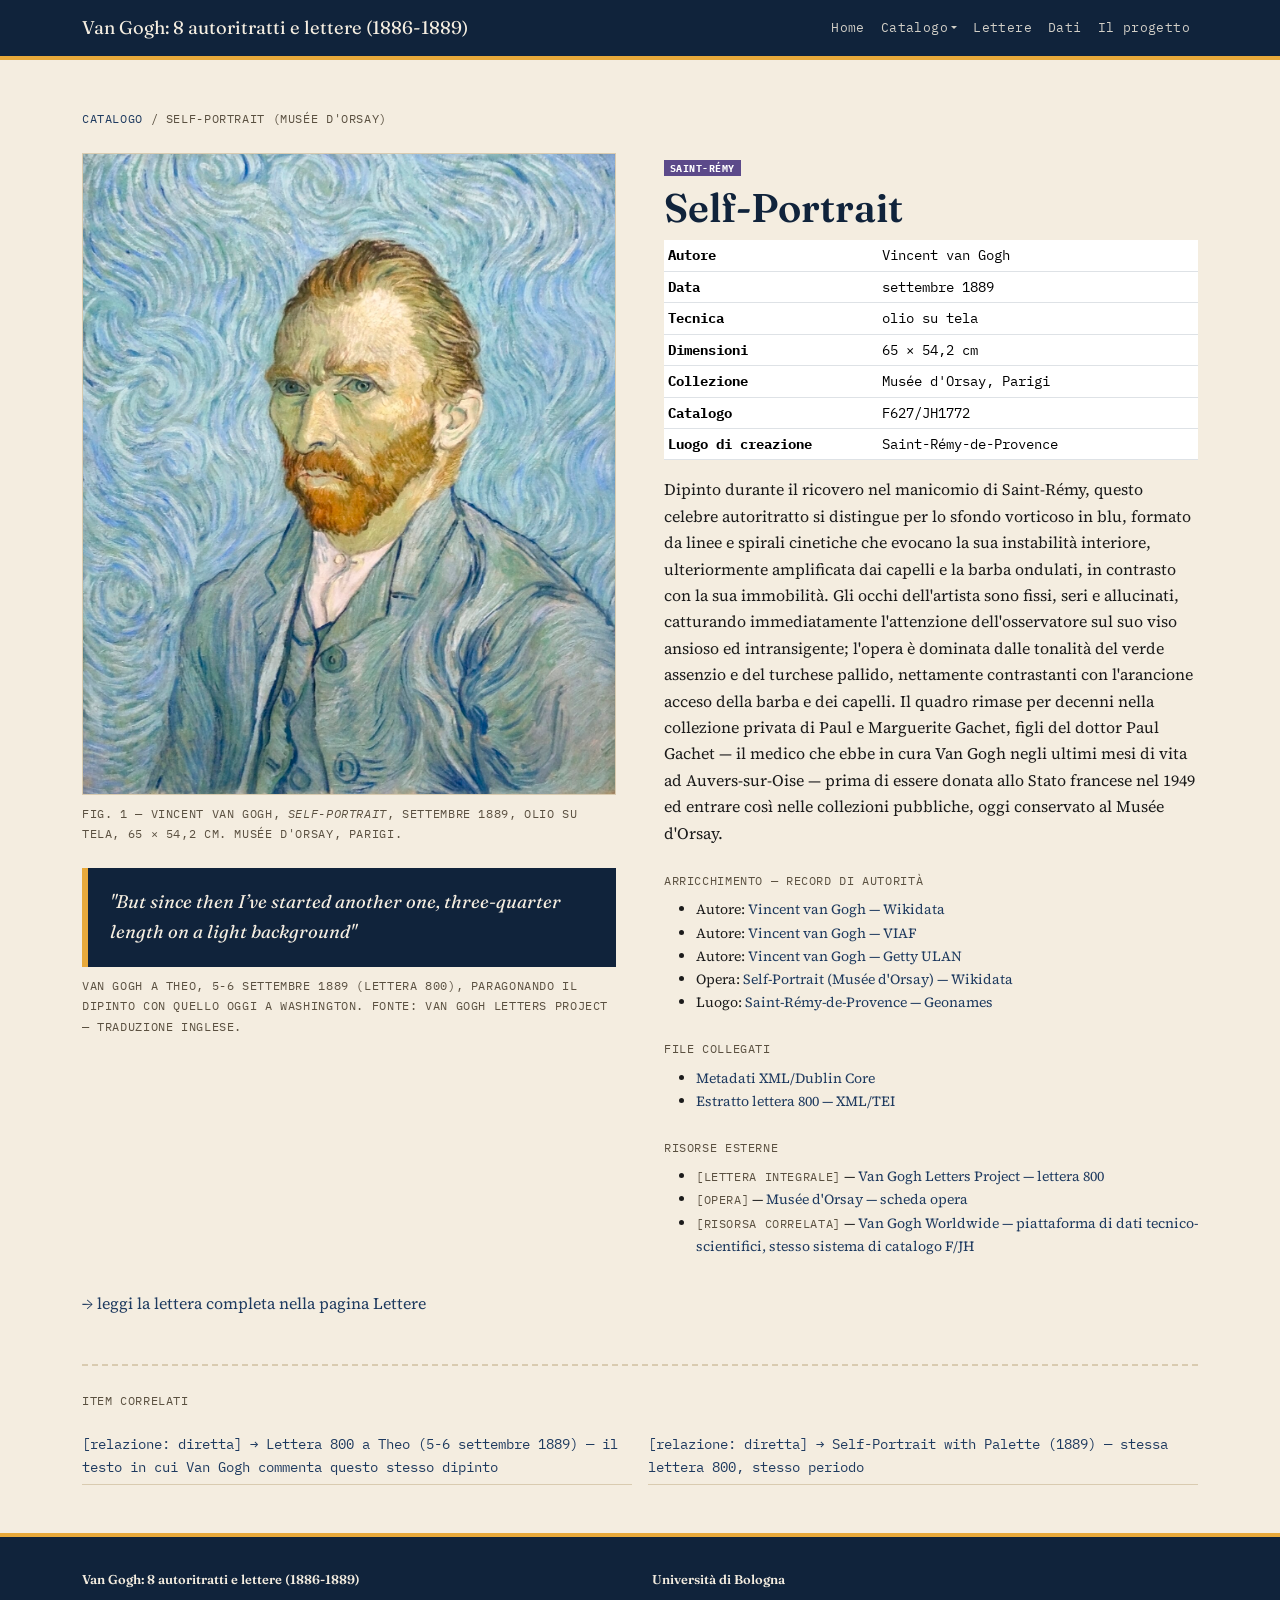
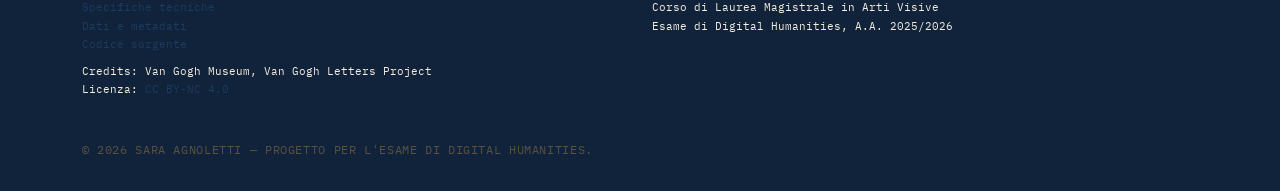
<file: item/self-portrait-orsay.html>
<!DOCTYPE html>
<html lang="it">
<head>
<meta charset="UTF-8">
<meta name="viewport" content="width=device-width, initial-scale=1.0">
<title>Self-Portrait (Musée d'Orsay) — Van Gogh: 8 autoritratti e lettere (1886-1889)</title>

<meta name="DC.title" content="Self-Portrait">
<meta name="DC.creator" content="Vincent van Gogh">
<meta name="DC.description" content="Autoritratto dipinto da Vincent van Gogh a Saint-Rémy-de-Provence nel settembre 1889, il secondo dei due autoritratti descritti nella stessa lettera a Theo (lettera 800, 5-6 settembre 1889). Van Gogh lo mette a confronto con gli autoritratti parigini, commentando di apparirvi 'più sano, e persino molto di più'.">
<meta name="DC.publisher" content="Musée d'Orsay, Parigi">
<meta name="DC.identifier" content="https://www.wikidata.org/wiki/Q3630735">
<meta name="DC.date" content="1889-09">
<meta name="DC.type" content="Image">
<meta name="DC.format" content="olio su tela">
<meta name="DCTERMS.extent" content="65 × 54,2 cm">
<meta name="DC.subject" content="autoritratto; Post-Impressionismo; Saint-Rémy">
<meta name="DC.coverage" content="Saint-Rémy-de-Provence">
<meta name="DC.rights" content="Opera di pubblico dominio.">
<meta name="DC.source" content="Musée d'Orsay, Parigi">
<meta name="DC.relation" content="[diretta] Lettera 800 a Theo (5-6 settembre 1889) — descrive questo autoritratto">
<meta name="DC.relation" content="[tematica] Self-Portrait with Palette (1889) — stessa lettera, stesso periodo">

<link href="https://cdn.jsdelivr.net/npm/bootstrap@5.3.3/dist/css/bootstrap.min.css" rel="stylesheet">
<link href="https://fonts.googleapis.com/css2?family=Fraunces:wght@500;600&family=Source+Serif+4:ital,wght@0,400;0,600;1,400&family=IBM+Plex+Mono:wght@400;600&display=swap" rel="stylesheet">
<link rel="stylesheet" href="../css/style.css">
</head>
<body>

<nav class="navbar navbar-expand-lg navbar-dh">
  <div class="container">
    <a class="navbar-brand" href="../index.html">Van Gogh: 8 autoritratti e lettere (1886-1889)</a>
    <button class="navbar-toggler" type="button" data-bs-toggle="collapse" data-bs-target="#nav">
      <span class="navbar-toggler-icon"></span>
    </button>
    <div class="collapse navbar-collapse" id="nav">
      <ul class="navbar-nav ms-auto">
        <li class="nav-item"><a class="nav-link" href="../index.html">Home</a></li>
<li class="nav-item dropdown">
  <a class="nav-link dropdown-toggle" href="#" role="button" data-bs-toggle="dropdown" aria-expanded="false">Catalogo</a>
  <ul class="dropdown-menu dropdown-menu-dark">
    <li><a class="dropdown-item" href="catalogo.html">Immagini</a></li>
    <li><a class="dropdown-item" href="mappa.html">Mappa</a></li>
    <li><a class="dropdown-item" href="timeline.html">Cronologia</a></li>
  </ul>
</li>
        <li class="nav-item"><a class="nav-link" href="../lettere.html">Lettere</a></li>
        <li class="nav-item"><a class="nav-link" href="../dati.html">Dati</a></li>
        <li class="nav-item"><a class="nav-link" href="../progetto.html">Il progetto</a></li>
      </ul>
    </div>
  </div>
</nav>

<div class="container py-5">
  <p class="meta mb-4"><a href="../catalogo.html">Catalogo</a> / Self-Portrait (Musée d'Orsay)</p>

  <div class="row g-5">

    <div class="col-lg-6">
      <div class="item-figure">
        <img src="../assets/img/self-portrait-orsay.jpg" alt="Vincent van Gogh, Self-Portrait, Musée d'Orsay, 1889" style="width:100%; display:block;">
      </div>
      <p class="caption mt-2">Fig. 1 — Vincent van Gogh, <em>Self-Portrait</em>, settembre 1889, olio su tela, 65 × 54,2 cm. Musée d'Orsay, Parigi.</p>

      <div class="excerpt mt-4">
       "But since then I’ve started another one, three-quarter length on a light background"
      </div>
      <p class="caption mt-2">Van Gogh a Theo, 5-6 settembre 1889 (lettera 800), paragonando il dipinto con quello oggi a Washington. Fonte: Van Gogh Letters Project — traduzione inglese.</p>
    </div>

    <div class="col-lg-6">
      <span class="badge-tipo badge-saintremy badge mb-2">Saint-Rémy</span>
      <h1>Self-Portrait</h1>

      <table class="table table-sm" style="font-family:var(--font-mono); font-size:0.85rem;">
        <tbody>
          <tr><th scope="row" style="width:40%;">Autore</th><td>Vincent van Gogh</td></tr>
          <tr><th scope="row">Data</th><td>settembre 1889</td></tr>
          <tr><th scope="row">Tecnica</th><td>olio su tela</td></tr>
          <tr><th scope="row">Dimensioni</th><td>65 × 54,2 cm</td></tr>
          <tr><th scope="row">Collezione</th><td>Musée d'Orsay, Parigi</td></tr>
          <tr><th scope="row">Catalogo</th><td>F627/JH1772</td></tr>
          <tr><th scope="row">Luogo di creazione</th><td>Saint-Rémy-de-Provence</td></tr>
        </tbody>
      </table>

      <p class="mt-3">
        Dipinto durante il ricovero nel manicomio di Saint-Rémy, questo celebre autoritratto si distingue per lo sfondo vorticoso in blu, formato da linee e spirali cinetiche che evocano la sua instabilità interiore, ulteriormente amplificata dai capelli e la barba ondulati, in contrasto con la sua immobilità. Gli occhi dell'artista sono fissi, seri e allucinati, catturando immediatamente l'attenzione dell'osservatore sul suo viso ansioso ed intransigente; l'opera è dominata dalle tonalità del verde assenzio e del turchese pallido, nettamente contrastanti con l'arancione acceso della barba e dei capelli. Il quadro rimase per decenni nella collezione privata di Paul e Marguerite Gachet, figli del dottor Paul Gachet — il medico che ebbe in cura Van Gogh negli ultimi mesi di vita ad Auvers-sur-Oise — prima di essere donata allo Stato francese nel 1949 ed entrare così nelle collezioni pubbliche, oggi conservato al Musée d'Orsay.
      </p>

      <p class="eyebrow mt-4 mb-2">Arricchimento — record di autorità</p>
      <ul class="small">
        <li>Autore: <a href="https://www.wikidata.org/wiki/Q5582" target="_blank" rel="noopener">Vincent van Gogh — Wikidata</a></li>
        <li>Autore: <a href="http://viaf.org/viaf/9854560" target="_blank" rel="noopener">Vincent van Gogh — VIAF</a></li>
        <li>Autore: <a href="https://www.getty.edu/vow/ULANFullDisplay?find=van+gogh&role=&nation=&subjectid=500115588" target="_blank" rel="noopener">Vincent van Gogh — Getty ULAN</a></li>
        <li>Opera: <a href="https://www.wikidata.org/wiki/Q3630735" target="_blank" rel="noopener">Self-Portrait (Musée d'Orsay) — Wikidata</a></li>
        <li>Luogo: <a href="https://www.geonames.org/2977214/saint-remy-de-provence.html" target="_blank" rel="noopener">Saint-Rémy-de-Provence — Geonames</a></li>
      </ul>

      <p class="eyebrow mt-4 mb-2">File collegati</p>
      <ul class="small">
        <li><a href="../data/self-portrait-orsay-dc.xml" target="_blank">Metadati XML/Dublin Core</a></li>
        <li><a href="../data/self-portrait-orsay-tei.xml" target="_blank">Estratto lettera 800 — XML/TEI</a></li>
      </ul>

      <p class="eyebrow mt-4 mb-2">Risorse esterne</p>
      <ul class="small">
        <li><span class="meta">[lettera integrale]</span> — <a href="https://vangoghletters.org/vg/letters/let800/letter.html" target="_blank" rel="noopener">Van Gogh Letters Project — lettera 800</a></li>
        <li><span class="meta">[opera]</span> — <a href="https://www.musee-orsay.fr/en/artworks/portrait-de-lartiste-747" target="_blank" rel="noopener">Musée d'Orsay — scheda opera</a></li>
        <li><span class="meta">[risorsa correlata]</span> — <a href="https://vangoghworldwide.org/" target="_blank" rel="noopener">Van Gogh Worldwide — piattaforma di dati tecnico-scientifici, stesso sistema di catalogo F/JH</a></li>
      </ul>
    </div>
  </div>

  <p class="mt-3"><a href="../lettere.html#lettera-800">→ leggi la lettera completa nella pagina Lettere</a></p>

  <aside class="related">
    <p class="eyebrow mb-3">Item correlati</p>
    <div class="row g-3">
      <div class="col-md-6">
        <a class="related-link" href="../lettere.html#lettera-800">
          [relazione: diretta] → Lettera 800 a Theo (5-6 settembre 1889) — il testo in cui Van Gogh commenta questo stesso dipinto
        </a>
      </div>
      <div class="col-md-6">
        <a class="related-link" href="self-portrait-palette.html">
          [relazione: diretta] → Self-Portrait with Palette (1889) — stessa lettera 800, stesso periodo
</a>
      </div>
    </div>
  </aside>
</div>

<footer>
  <div class="container">
    <div class="row g-4">
      <div class="col-md-6">
        <p class="mb-2" style="font-family:var(--font-display); font-weight:600; color:var(--cream);">Van Gogh: 8 autoritratti e lettere (1886-1889)</p>
        <ul class="list-unstyled small">
          <li><a href="progetto.html">Specifiche tecniche</a></li>
          <li><a href="dati.html">Dati e metadati</a></li>
          <li><a href="https://github.com/agnolettisara-hub/van-gogh-autoritratti-lettere" target="_blank" rel="noopener">Codice sorgente</a></li>
          <li class="mt-2">Credits: Van Gogh Museum, Van Gogh Letters Project</li>
          <li>Licenza: <a href="https://creativecommons.org/licenses/by-nc/4.0/deed.it" target="_blank" rel="noopener">CC BY-NC 4.0</a></li>
        </ul>
      </div>
      <div class="col-md-6">
        <p class="mb-2" style="font-family:var(--font-display); font-weight:600; color:var(--cream);">Università di Bologna</p>
        <ul class="list-unstyled small">
          <li>Corso di Laurea Magistrale in Arti Visive</li>
          <li>Esame di Digital Humanities, A.A. 2025/2026</li>
        </ul>
      </div>
    </div>
    <p class="meta mt-4 mb-0">© 2026 Sara Agnoletti — Progetto per l'esame di Digital Humanities.</p>
  </div>
</footer>

<script src="https://cdn.jsdelivr.net/npm/bootstrap@5.3.3/dist/js/bootstrap.bundle.min.js"></script>
</body>
</html>
</file>
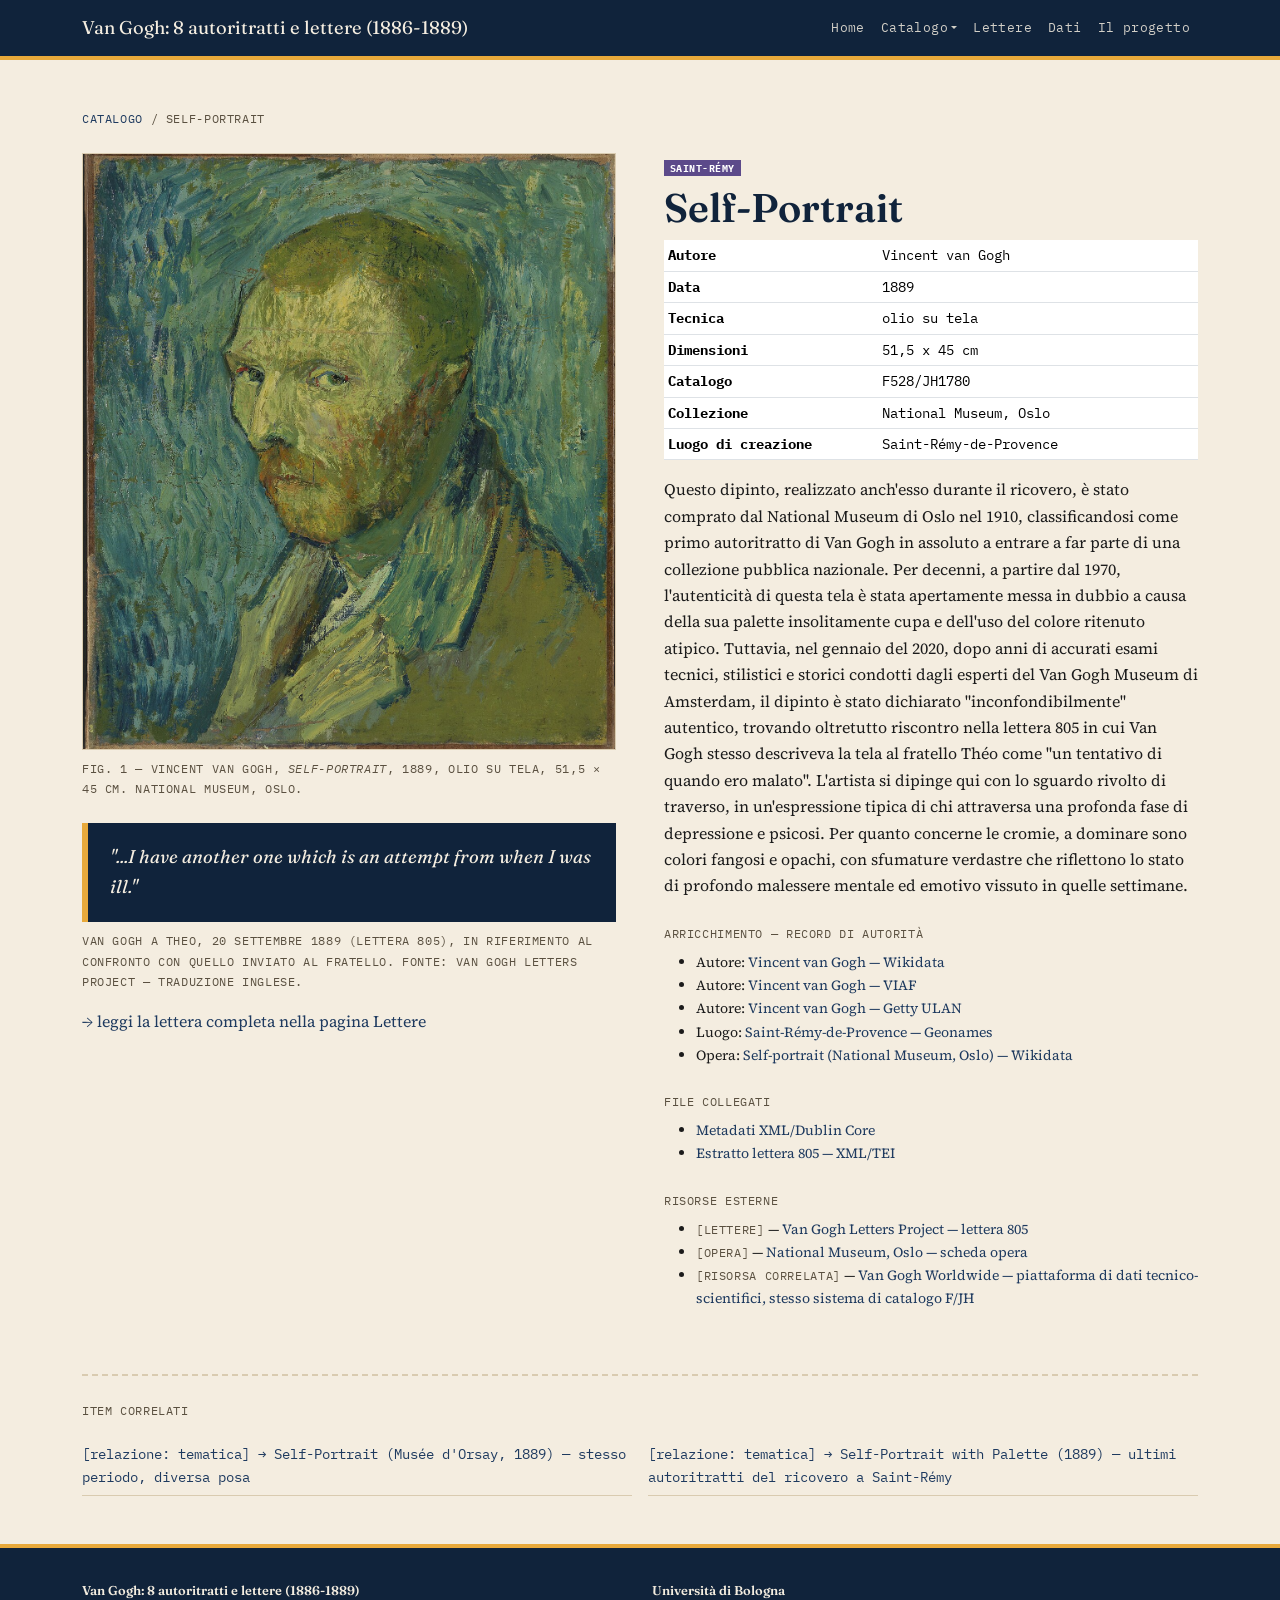
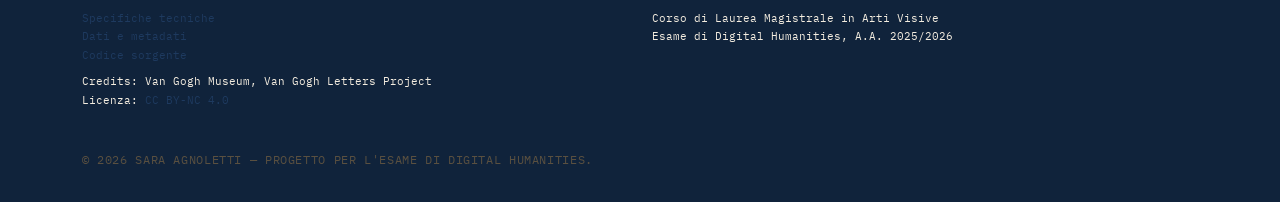
<file: item/self-portrait-oslo.html>
<!DOCTYPE html>
<html lang="it">
<head>
<meta charset="UTF-8">
<meta name="viewport" content="width=device-width, initial-scale=1.0">
<title>Self-Portrait — Van Gogh: 8 autoritratti e lettere (1886-1889)</title>

<meta name="DC.title" content="Self-Portrait">
<meta name="DC.creator" content="Vincent van Gogh">
<meta name="DC.description" content="Autoritratto dipinto da Vincent van Gogh a Saint-Rémy-de-Provence nel 1889, autenticato come opera dell'artista solo nel 2020 dopo decenni di dubbi attributivi. Descritto dallo stesso Van Gogh in una lettera a Theo (lettera 805, 20 settembre 1889), in cui lo definisce 'un tentativo di quando ero malato', riferendosi all'episodio psicotico dell'estate 1889.">
<meta name="DC.publisher" content="National Museum, Oslo">
<meta name="DC.identifier" content="https://www.wikidata.org/wiki/Q9162686">
<meta name="DC.date" content="1889">
<meta name="DC.type" content="Image">
<meta name="DC.format" content="olio su tela">
<meta name="DCTERMS.extent" content="51,5 x 45 cm">
<meta name="DC.subject" content="autoritratto; Post-Impressionismo; Saint-Rémy">
<meta name="DC.coverage" content="Saint-Rémy-de-Provence">
<meta name="DC.rights" content="Opera di pubblico dominio.">
<meta name="DC.source" content="National Museum, Oslo">
<meta name="DC.relation" content="[diretta] Self-Portrait (Musée d'Orsay, 1889) — stesso periodo, diversa posa">
<meta name="DC.relation" content="[tematica] Self-Portrait with Palette (1889) — ultimi autoritratti del ricovero a Saint-Rémy">

<link href="https://cdn.jsdelivr.net/npm/bootstrap@5.3.3/dist/css/bootstrap.min.css" rel="stylesheet">
<link href="https://fonts.googleapis.com/css2?family=Fraunces:wght@500;600&family=Source+Serif+4:ital,wght@0,400;0,600;1,400&family=IBM+Plex+Mono:wght@400;600&display=swap" rel="stylesheet">
<link rel="stylesheet" href="../css/style.css">
</head>
<body>

<nav class="navbar navbar-expand-lg navbar-dh">
  <div class="container">
    <a class="navbar-brand" href="../index.html">Van Gogh: 8 autoritratti e lettere (1886-1889)</a>
    <button class="navbar-toggler" type="button" data-bs-toggle="collapse" data-bs-target="#nav">
      <span class="navbar-toggler-icon"></span>
    </button>
    <div class="collapse navbar-collapse" id="nav">
      <ul class="navbar-nav ms-auto">
        <li class="nav-item"><a class="nav-link" href="../index.html">Home</a></li>
<li class="nav-item dropdown">
  <a class="nav-link dropdown-toggle" href="#" role="button" data-bs-toggle="dropdown" aria-expanded="false">Catalogo</a>
  <ul class="dropdown-menu dropdown-menu-dark">
    <li><a class="dropdown-item" href="catalogo.html">Immagini</a></li>
    <li><a class="dropdown-item" href="mappa.html">Mappa</a></li>
    <li><a class="dropdown-item" href="timeline.html">Cronologia</a></li>
  </ul>
</li>
        <li class="nav-item"><a class="nav-link" href="../lettere.html">Lettere</a></li>
        <li class="nav-item"><a class="nav-link" href="../dati.html">Dati</a></li>
        <li class="nav-item"><a class="nav-link" href="../progetto.html">Il progetto</a></li>
      </ul>
    </div>
  </div>
</nav>

<div class="container py-5">
  <p class="meta mb-4"><a href="../catalogo.html">Catalogo</a> / Self-Portrait</p>

  <div class="row g-5">

    <div class="col-lg-6">
      <div class="item-figure">
        <img src="../assets/img/self-portrait-oslo.jpg" alt="Vincent van Gogh, Self-Portrait, Saint-Rémy, 1889" style="width:100%; display:block;">
      </div>
      <p class="caption mt-2">Fig. 1 — Vincent van Gogh, <em>Self-Portrait</em>, 1889, olio su tela, 51,5 × 45 cm. National Museum, Oslo.</p>

      <div class="excerpt mt-4">
        "...I have another one which is an attempt from when I was ill."
      </div>
      <p class="caption mt-2">Van Gogh a Theo, 20 settembre 1889 (lettera 805), in riferimento al confronto con quello inviato al fratello. Fonte: Van Gogh Letters Project — traduzione inglese.</p>
        <p class="mt-3"><a href="../lettere.html#lettera-805">→ leggi la lettera completa nella pagina Lettere</a></p>
    </div>

    <div class="col-lg-6">
      <span class="badge-tipo badge-saintremy badge mb-2">Saint-Rémy</span>
      <h1>Self-Portrait</h1>

      <table class="table table-sm" style="font-family:var(--font-mono); font-size:0.85rem;">
        <tbody>
          <tr><th scope="row" style="width:40%;">Autore</th><td>Vincent van Gogh</td></tr>
          <tr><th scope="row">Data</th><td>1889</td></tr>
          <tr><th scope="row">Tecnica</th><td>olio su tela</td></tr>
          <tr><th scope="row">Dimensioni</th><td>51,5 x 45 cm</td></tr>
          <tr><th scope="row">Catalogo</th><td>F528/JH1780</td></tr>
          <tr><th scope="row">Collezione</th><td>National Museum, Oslo</td></tr>
          <tr><th scope="row">Luogo di creazione</th><td>Saint-Rémy-de-Provence</td></tr>
        </tbody>
      </table>

      <p class="mt-3">
        Questo dipinto, realizzato anch'esso durante il ricovero, è stato comprato dal National Museum di Oslo nel 1910, classificandosi come primo autoritratto di Van Gogh in assoluto a entrare a far parte di una collezione pubblica nazionale. Per decenni, a partire dal 1970, l'autenticità di questa tela è stata apertamente messa in dubbio a causa della sua palette insolitamente cupa e dell'uso del colore ritenuto atipico. Tuttavia, nel gennaio del 2020, dopo anni di accurati esami tecnici, stilistici e storici condotti dagli esperti del Van Gogh Museum di Amsterdam, il dipinto è stato dichiarato "inconfondibilmente" autentico, trovando oltretutto riscontro nella lettera 805 in cui Van Gogh stesso descriveva la tela al fratello Théo come "un tentativo di quando ero malato". L'artista si dipinge qui con lo sguardo rivolto di traverso, in un'espressione tipica di chi attraversa una profonda fase di depressione e psicosi. Per quanto concerne le cromie, a dominare sono colori fangosi e opachi, con sfumature verdastre che riflettono lo stato di profondo malessere mentale ed emotivo vissuto in quelle settimane.
      </p>

      <p class="eyebrow mt-4 mb-2">Arricchimento — record di autorità</p>
      <ul class="small">
        <li>Autore: <a href="https://www.wikidata.org/wiki/Q5582" target="_blank" rel="noopener">Vincent van Gogh — Wikidata</a></li>
        <li>Autore: <a href="http://viaf.org/viaf/9854560" target="_blank" rel="noopener">Vincent van Gogh — VIAF</a></li>
        <li>Autore: <a href="https://www.getty.edu/vow/ULANFullDisplay?find=van+gogh&role=&nation=&subjectid=500115588" target="_blank" rel="noopener">Vincent van Gogh — Getty ULAN</a></li>
        <li>Luogo: <a href="https://www.geonames.org/2977214/saint-remy-de-provence.html" target="_blank" rel="noopener">Saint-Rémy-de-Provence — Geonames</a></li>
        <li>Opera: <a href="https://www.wikidata.org/wiki/Q9162686" target="_blank" rel="noopener">Self-portrait (National Museum, Oslo) — Wikidata</a></li>
      </ul>

      <p class="eyebrow mt-4 mb-2">File collegati</p>
      <ul class="small">
        <li><a href="../data/self-portrait-oslo-dc.xml" target="_blank">Metadati XML/Dublin Core</a></li>
        <li><a href="../data/self-portrait-oslo-tei.xml" target="_blank">Estratto lettera 805 — XML/TEI</a></li>
      </ul>

      <p class="eyebrow mt-4 mb-2">Risorse esterne</p>
      <ul class="small">
        <li><span class="meta">[lettere]</span> — <a href="https://vangoghletters.org/vg/letters/let805/letter.html" target="_blank" rel="noopener">Van Gogh Letters Project — lettera 805</a></li>
        <li><span class="meta">[opera]</span> — <a href="https://www.nasjonalmuseet.no/en/collection/object/NG.M.00943" target="_blank" rel="noopener">National Museum, Oslo — scheda opera</a></li>
        <li><span class="meta">[risorsa correlata]</span> — <a href="https://vangoghworldwide.org/" target="_blank" rel="noopener">Van Gogh Worldwide — piattaforma di dati tecnico-scientifici, stesso sistema di catalogo F/JH</a></li>
      </ul>
    </div>
  </div>

  

  <aside class="related">
    <p class="eyebrow mb-3">Item correlati</p>
    <div class="row g-3">
      <div class="col-md-6">
        <a class="related-link" href="self-portrait-orsay.html">
          [relazione: tematica] → Self-Portrait (Musée d'Orsay, 1889) — stesso periodo, diversa posa
        </a>
      </div>
      <div class="col-md-6">
        <a class="related-link" href="self-portrait-palette.html">
          [relazione: tematica] → Self-Portrait with Palette (1889) — ultimi autoritratti del ricovero a Saint-Rémy
        </a>
      </div>
    </div>
  </aside>
</div>

<footer>
  <div class="container">
    <div class="row g-4">
      <div class="col-md-6">
        <p class="mb-2" style="font-family:var(--font-display); font-weight:600; color:var(--cream);">Van Gogh: 8 autoritratti e lettere (1886-1889)</p>
        <ul class="list-unstyled small">
          <li><a href="progetto.html">Specifiche tecniche</a></li>
          <li><a href="dati.html">Dati e metadati</a></li>
          <li><a href="https://github.com/agnolettisara-hub/van-gogh-autoritratti-lettere" target="_blank" rel="noopener">Codice sorgente</a></li>
          <li class="mt-2">Credits: Van Gogh Museum, Van Gogh Letters Project</li>
          <li>Licenza: <a href="https://creativecommons.org/licenses/by-nc/4.0/deed.it" target="_blank" rel="noopener">CC BY-NC 4.0</a></li>
        </ul>
      </div>
      <div class="col-md-6">
        <p class="mb-2" style="font-family:var(--font-display); font-weight:600; color:var(--cream);">Università di Bologna</p>
        <ul class="list-unstyled small">
          <li>Corso di Laurea Magistrale in Arti Visive</li>
          <li>Esame di Digital Humanities, A.A. 2025/2026</li>
        </ul>
      </div>
    </div>
    <p class="meta mt-4 mb-0">© 2026 Sara Agnoletti — Progetto per l'esame di Digital Humanities.</p>
  </div>
</footer>

<script src="https://cdn.jsdelivr.net/npm/bootstrap@5.3.3/dist/js/bootstrap.bundle.min.js"></script>

</body>
</html>
</file>
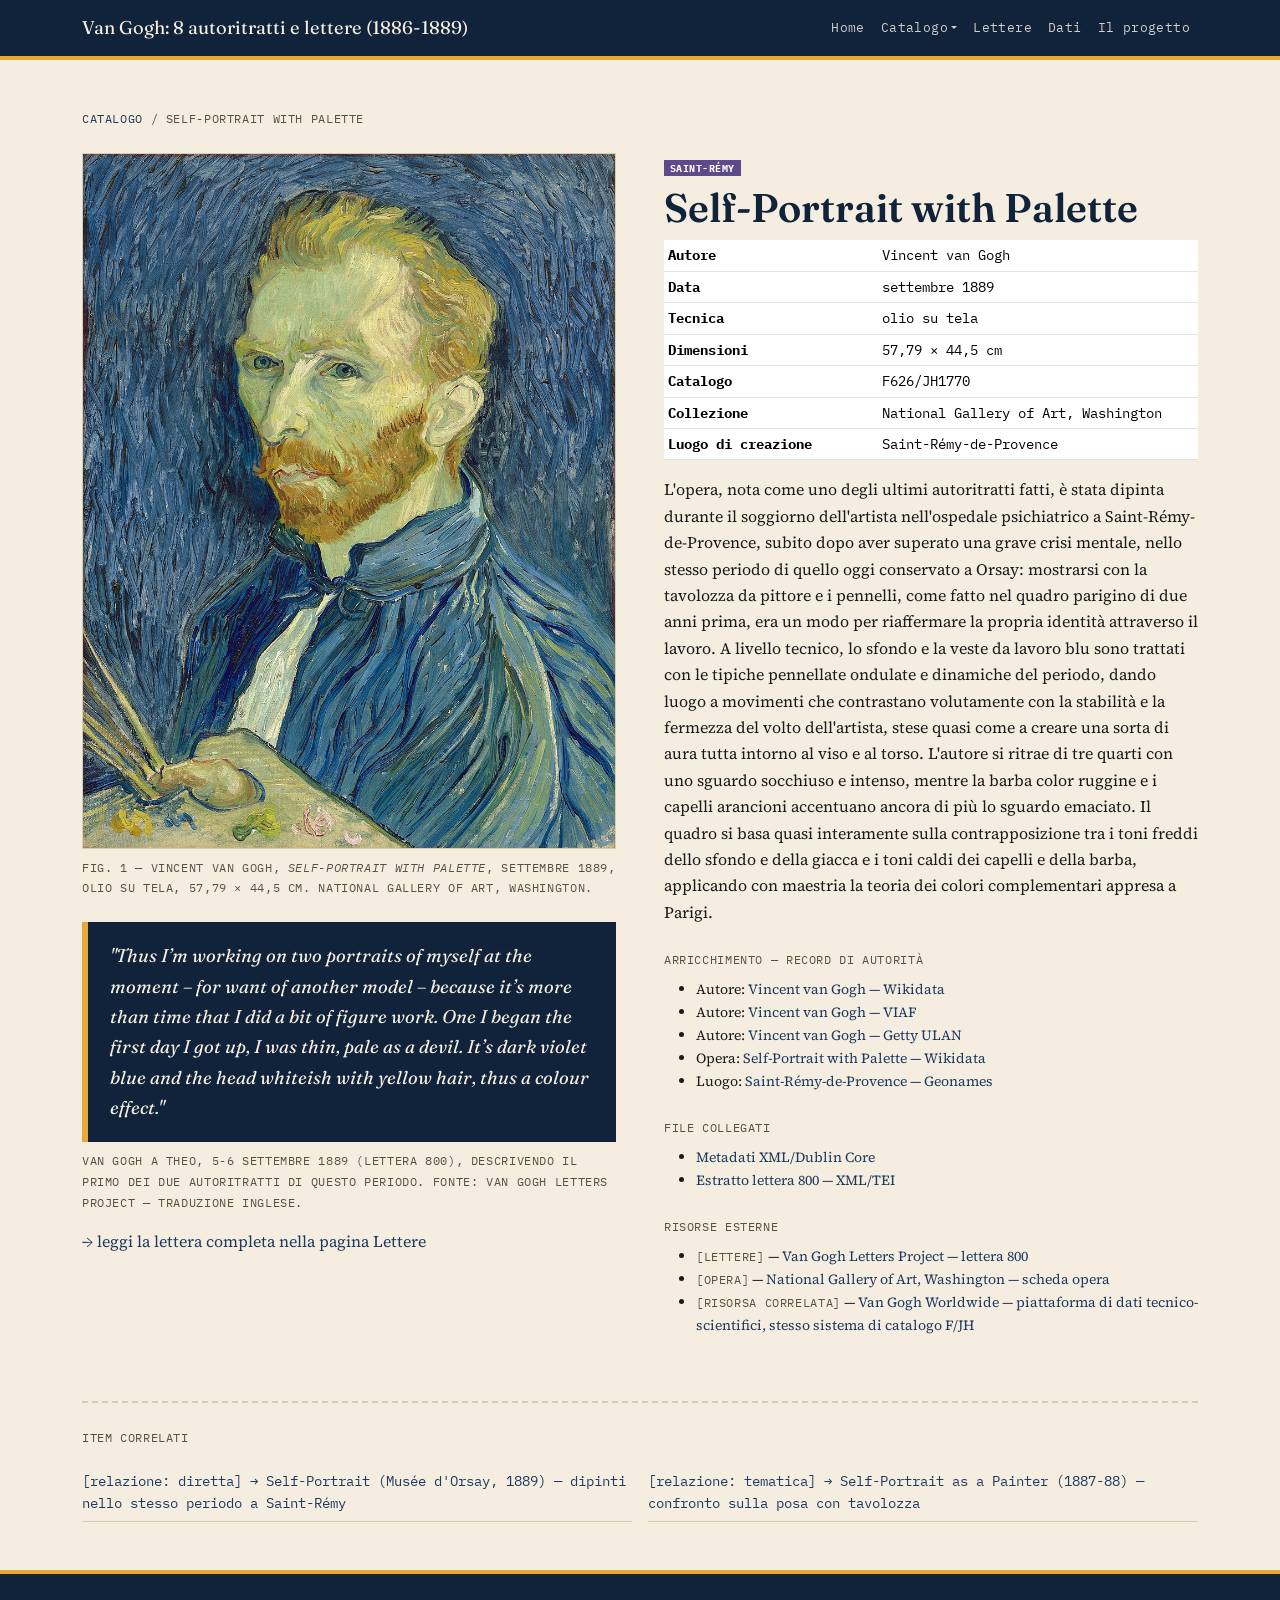
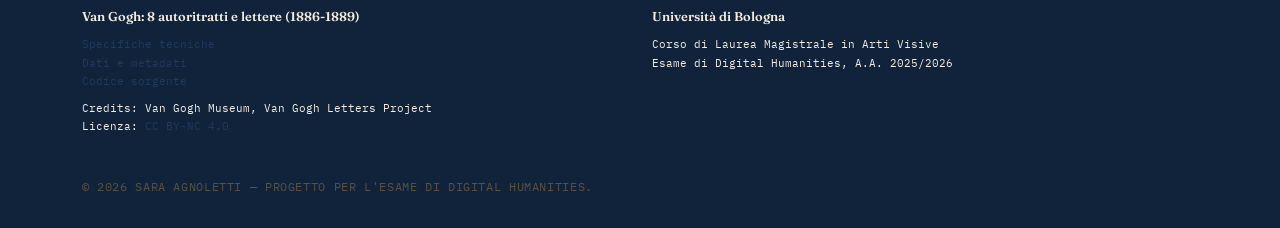
<file: item/self-portrait-palette.html>
<!DOCTYPE html>
<html lang="it">
<head>
<meta charset="UTF-8">
<meta name="viewport" content="width=device-width, initial-scale=1.0">
<title>Self-Portrait with Palette — Van Gogh: 8 autoritratti e lettere (1886-1889)</title>

<meta name="DC.title" content="Self-Portrait with Palette">
<meta name="DC.creator" content="Vincent van Gogh">
<meta name="DC.description" content="Autoritratto dipinto da Vincent van Gogh a Saint-Rémy-de-Provence nel settembre 1889, il primo dei due autoritratti descritti nella stessa lettera a Theo (lettera 800, 5-6 settembre 1889): 'blu violetto scuro, la testa biancastra con i capelli gialli' — magro e pallido, come descritto dallo stesso artista, iniziato il primo giorno in cui si è rialzato dopo la crisi.">
<meta name="DC.publisher" content="National Gallery of Art, Washington">
<meta name="DC.identifier" content="https://www.wikidata.org/wiki/Q9162658">
<meta name="DC.date" content="1889-09">
<meta name="DC.type" content="Image">
<meta name="DC.format" content="olio su tela">
<meta name="DCTERMS.extent" content="57.79 × 44.5 cm">
<meta name="DC.subject" content="autoritratto; Post-Impressionismo; Saint-Rémy">
<meta name="DC.coverage" content="Saint-Rémy-de-Provence">
<meta name="DC.rights" content="Opera di pubblico dominio.">
<meta name="DC.source" content="National Gallery of Art, Washington">
<meta name="DC.relation" content="[diretta] Self-Portrait (Musée d'Orsay, 1889) — dipinti nello stesso periodo a Saint-Rémy">
<meta name="DC.relation" content="[tematica] Self-Portrait as a Painter (1887-88) — confronto sulla posa con tavolozza">

<link href="https://cdn.jsdelivr.net/npm/bootstrap@5.3.3/dist/css/bootstrap.min.css" rel="stylesheet">
<link href="https://fonts.googleapis.com/css2?family=Fraunces:wght@500;600&family=Source+Serif+4:ital,wght@0,400;0,600;1,400&family=IBM+Plex+Mono:wght@400;600&display=swap" rel="stylesheet">
<link rel="stylesheet" href="../css/style.css">
</head>
<body>

<nav class="navbar navbar-expand-lg navbar-dh">
  <div class="container">
    <a class="navbar-brand" href="../index.html">Van Gogh: 8 autoritratti e lettere (1886-1889)</a>
    <button class="navbar-toggler" type="button" data-bs-toggle="collapse" data-bs-target="#nav">
      <span class="navbar-toggler-icon"></span>
    </button>
    <div class="collapse navbar-collapse" id="nav">
      <ul class="navbar-nav ms-auto">
        <li class="nav-item"><a class="nav-link" href="../index.html">Home</a></li>
<li class="nav-item dropdown">
  <a class="nav-link dropdown-toggle" href="#" role="button" data-bs-toggle="dropdown" aria-expanded="false">Catalogo</a>
  <ul class="dropdown-menu dropdown-menu-dark">
    <li><a class="dropdown-item" href="catalogo.html">Immagini</a></li>
    <li><a class="dropdown-item" href="mappa.html">Mappa</a></li>
    <li><a class="dropdown-item" href="timeline.html">Cronologia</a></li>
  </ul>
</li>
        <li class="nav-item"><a class="nav-link" href="../lettere.html">Lettere</a></li>
        <li class="nav-item"><a class="nav-link" href="../dati.html">Dati</a></li>
        <li class="nav-item"><a class="nav-link" href="../progetto.html">Il progetto</a></li>
      </ul>
    </div>
  </div>
</nav>

<div class="container py-5">
  <p class="meta mb-4"><a href="../catalogo.html">Catalogo</a> / Self-Portrait with Palette</p>

  <div class="row g-5">

    <div class="col-lg-6">
      <div class="item-figure">
        <img src="../assets/img/self-portrait-palette.jpg" alt="Vincent van Gogh, Self-Portrait with Palette, Saint-Rémy, settembre 1889" style="width:100%; display:block;">
      </div>
      <p class="caption mt-2">Fig. 1 — Vincent van Gogh, <em>Self-Portrait with Palette</em>, settembre 1889, olio su tela, 57,79 × 44,5 cm. National Gallery of Art, Washington.</p>

      <div class="excerpt mt-4">
      "Thus I’m working on two portraits of myself at the moment – for want of another model – because it’s more than time that I did a bit of figure work. One I began the first day I got up, I was thin, pale as a devil. It’s dark violet blue and the head whiteish with yellow hair, thus a colour effect."
      </div>
      <p class="caption mt-2">Van Gogh a Theo, 5-6 settembre 1889 (lettera 800), descrivendo il primo dei due autoritratti di questo periodo. Fonte: Van Gogh Letters Project — traduzione inglese.</p>
       <p class="mt-3"><a href="../lettere.html#lettera-800">→ leggi la lettera completa nella pagina Lettere</a></p>
    </div>

    <div class="col-lg-6">
      <span class="badge-tipo badge-saintremy badge mb-2">Saint-Rémy</span>
      <h1>Self-Portrait with Palette</h1>

      <table class="table table-sm" style="font-family:var(--font-mono); font-size:0.85rem;">
        <tbody>
          <tr><th scope="row" style="width:40%;">Autore</th><td>Vincent van Gogh</td></tr>
          <tr><th scope="row">Data</th><td>settembre 1889</td></tr>
          <tr><th scope="row">Tecnica</th><td>olio su tela</td></tr>
          <tr><th scope="row">Dimensioni</th><td>57,79 × 44,5 cm</td></tr>
          <tr><th scope="row">Catalogo</th><td>F626/JH1770</td></tr>
          <tr><th scope="row">Collezione</th><td>National Gallery of Art, Washington</td></tr>
          <tr><th scope="row">Luogo di creazione</th><td>Saint-Rémy-de-Provence</td></tr>
        </tbody>
      </table>

      <p class="mt-3">
      L'opera, nota come uno degli ultimi autoritratti fatti, è stata dipinta durante il soggiorno dell'artista nell'ospedale psichiatrico a Saint-Rémy-de-Provence, subito dopo aver superato una grave crisi mentale, nello stesso periodo di quello oggi conservato a Orsay: mostrarsi con la tavolozza da pittore e i pennelli, come fatto nel quadro parigino di due anni prima, era un modo per riaffermare la propria identità attraverso il lavoro. A livello tecnico, lo sfondo e la veste da lavoro blu sono trattati con le tipiche pennellate ondulate e dinamiche del periodo, dando luogo a movimenti che contrastano volutamente con la stabilità e la fermezza del volto dell'artista, stese quasi come a creare una sorta di aura tutta intorno al viso e al torso. L'autore si ritrae di tre quarti con uno sguardo socchiuso e intenso, mentre la barba color ruggine e i capelli arancioni accentuano ancora di più lo sguardo emaciato. Il quadro si basa quasi interamente sulla contrapposizione tra i toni freddi dello sfondo e della giacca e i toni caldi dei capelli e della barba, applicando con maestria la teoria dei colori complementari appresa a Parigi.
      </p>

      <p class="eyebrow mt-4 mb-2">Arricchimento — record di autorità</p>
      <ul class="small">
        <li>Autore: <a href="https://www.wikidata.org/wiki/Q5582" target="_blank" rel="noopener">Vincent van Gogh — Wikidata</a></li>
        <li>Autore: <a href="http://viaf.org/viaf/9854560" target="_blank" rel="noopener">Vincent van Gogh — VIAF</a></li>
        <li>Autore: <a href="https://www.getty.edu/vow/ULANFullDisplay?find=van+gogh&role=&nation=&subjectid=500115588" target="_blank" rel="noopener">Vincent van Gogh — Getty ULAN</a></li>
        <li>Opera: <a href="https://www.wikidata.org/wiki/Q9162658" target="_blank" rel="noopener">Self-Portrait with Palette — Wikidata</a></li>
        <li>Luogo: <a href="https://www.geonames.org/2977214/saint-remy-de-provence.html" target="_blank" rel="noopener">Saint-Rémy-de-Provence — Geonames</a></li>
      </ul>

      <p class="eyebrow mt-4 mb-2">File collegati</p>
      <ul class="small">
        <li><a href="../data/self-portrait-palette-dc.xml" target="_blank">Metadati XML/Dublin Core</a></li>
        <li><a href="../data/self-portrait-palette-tei.xml" target="_blank">Estratto lettera 800 — XML/TEI</a></li>
      </ul>

      <p class="eyebrow mt-4 mb-2">Risorse esterne</p>
      <ul class="small">
        <li><span class="meta">[lettere]</span> — <a href="https://vangoghletters.org/vg/letters/let800/letter.html" target="_blank" rel="noopener">Van Gogh Letters Project — lettera 800</a></li>
        <li><span class="meta">[opera]</span> — <a href="https://www.nga.gov/artworks/106382-self-portrait" target="_blank" rel="noopener">National Gallery of Art, Washington — scheda opera</a></li>
        <li><span class="meta">[risorsa correlata]</span> — <a href="https://vangoghworldwide.org/" target="_blank" rel="noopener">Van Gogh Worldwide — piattaforma di dati tecnico-scientifici, stesso sistema di catalogo F/JH</a></li>
      </ul>
    </div>
  </div>

  

  <aside class="related">
    <p class="eyebrow mb-3">Item correlati</p>
    <div class="row g-3">
      <div class="col-md-6">
        <a class="related-link" href="self-portrait-orsay.html">
          [relazione: diretta] → Self-Portrait (Musée d'Orsay, 1889) — dipinti nello stesso periodo a Saint-Rémy
        </a>
      </div>
      <div class="col-md-6">
        <a class="related-link" href="self-portrait-as-painter.html">
          [relazione: tematica] → Self-Portrait as a Painter (1887-88) — confronto sulla posa con tavolozza
        </a>
      </div>
    </div>
  </aside>
</div>

<footer>
  <div class="container">
    <div class="row g-4">
      <div class="col-md-6">
        <p class="mb-2" style="font-family:var(--font-display); font-weight:600; color:var(--cream);">Van Gogh: 8 autoritratti e lettere (1886-1889)</p>
        <ul class="list-unstyled small">
          <li><a href="progetto.html">Specifiche tecniche</a></li>
          <li><a href="dati.html">Dati e metadati</a></li>
          <li><a href="https://github.com/agnolettisara-hub/van-gogh-autoritratti-lettere" target="_blank" rel="noopener">Codice sorgente</a></li>
          <li class="mt-2">Credits: Van Gogh Museum, Van Gogh Letters Project</li>
          <li>Licenza: <a href="https://creativecommons.org/licenses/by-nc/4.0/deed.it" target="_blank" rel="noopener">CC BY-NC 4.0</a></li>
        </ul>
      </div>
      <div class="col-md-6">
        <p class="mb-2" style="font-family:var(--font-display); font-weight:600; color:var(--cream);">Università di Bologna</p>
        <ul class="list-unstyled small">
          <li>Corso di Laurea Magistrale in Arti Visive</li>
          <li>Esame di Digital Humanities, A.A. 2025/2026</li>
        </ul>
      </div>
    </div>
    <p class="meta mt-4 mb-0">© 2026 Sara Agnoletti — Progetto per l'esame di Digital Humanities.</p>
  </div>
</footer>

<script src="https://cdn.jsdelivr.net/npm/bootstrap@5.3.3/dist/js/bootstrap.bundle.min.js"></script>

</body>
</html>
</file>
<file: css/style.css>
/* =========================================================
   Autoritratti — Vincent van Gogh (1886–1889)
   Design tokens — tavolozza Van Gogh
   ========================================================= */
:root {
  --cream: #F4EDE0;       /* fondo caldo, non il classico bianco museo */
  --ink: #1B1B1B;
  --blue: #1E3A5F;        /* blu di Prussia */
  --blue-deep: #10233B;
  --yellow: #E8A93A;      /* giallo cromo smorzato */
  --yellow-bright: #F2C14E;
  --green: #4A6B4D;       /* verde cipresso, uso minimo */
  --line: #D9CBB0;

  --font-display: 'Fraunces', Georgia, serif;   /* serif espressiva, non geometrica */
  --font-body: 'Source Serif 4', Georgia, serif;
  --font-mono: 'IBM Plex Mono', 'Courier New', monospace;
}

* { box-sizing: border-box; }

body {
  background-color: var(--cream);
  color: var(--ink);
  font-family: var(--font-body);
  line-height: 1.65;
}

a { color: var(--blue); text-decoration: none; }
a:hover, a:focus { text-decoration: underline; color: var(--yellow); }
a:focus-visible, button:focus-visible { outline: 3px solid var(--blue); outline-offset: 2px; }

h1, h2, h3, .display {
  font-family: var(--font-display);
  font-weight: 600;
  color: var(--blue-deep);
}

.eyebrow, .meta, .caption, .label {
  font-family: var(--font-mono);
  font-size: 0.78rem;
  letter-spacing: 0.05em;
  text-transform: uppercase;
  color: #5A5040;
}

/* ---------- Navbar ---------- */
.navbar-dh {
  background-color: var(--blue-deep);
  border-bottom: 4px solid var(--yellow);
}
.navbar-dh .navbar-brand {
  font-family: var(--font-display);
  color: var(--cream) !important;
  font-size: 1.15rem;
}
.navbar-dh .nav-link {
  font-family: var(--font-mono);
  font-size: 0.82rem;
  letter-spacing: 0.03em;
  color: var(--cream) !important;
  opacity: 0.85;
}
.navbar-dh .nav-link.active, .navbar-dh .nav-link.dropdown-toggle.active { opacity: 1; border-bottom: 2px solid var(--yellow); }
.navbar-dh .dropdown-menu { background: var(--blue-deep); border: 1px solid var(--blue); border-radius: 0; }
.navbar-dh .dropdown-item { font-family: var(--font-mono); font-size: 0.82rem; color: var(--cream); }
.navbar-dh .dropdown-item:hover { background: var(--yellow); color: var(--blue-deep); }

/* ---------- Hero — pennellata di sfondo ---------- */
.hero {
  position: relative;
  padding: 5.5rem 0 4.5rem;
  background:
    radial-gradient(ellipse at 80% 20%, rgba(232,169,58,0.35), transparent 55%),
    radial-gradient(ellipse at 10% 80%, rgba(30,58,95,0.25), transparent 55%),
    var(--blue-deep);
  color: var(--cream);
  overflow: hidden;
}
.hero .stamp {
  display: inline-block;
  border: 2px solid var(--yellow);
  color: var(--yellow-bright);
  font-family: var(--font-mono);
  font-size: 0.75rem;
  padding: 0.2rem 0.6rem;
  margin-bottom: 1.2rem;
}
.hero h1 { font-size: clamp(2.2rem, 5.5vw, 3.8rem); max-width: 16ch; margin-bottom: 1rem; color: var(--cream); }
.hero .lead-text { max-width: 58ch; font-size: 1.1rem; }

/* ---------- Card ritratto ---------- */
.portrait-card {
  background: #fff;
  border: 1px solid var(--line);
  box-shadow: 0 2px 0 var(--line);
  transition: transform 0.15s ease;
}
.portrait-card:hover { transform: translateY(-4px); }
.portrait-card .ph-img {
  aspect-ratio: 4/5;
  background: #E4D9C2;
  border-bottom: 1px solid var(--line);
  display: flex; align-items: center; justify-content: center;
  font-family: var(--font-mono); font-size: 0.7rem; color: #7a6f57;
  text-align: center; padding: 0.5rem;
}
.portrait-card .card-body { font-family: var(--font-body); }
.portrait-card .card-title { font-family: var(--font-display); font-size: 1.1rem; }

.badge-tipo {
  font-family: var(--font-mono);
  font-size: 0.65rem;
  letter-spacing: 0.05em;
  text-transform: uppercase;
  border-radius: 0;
  padding: 0.3em 0.55em;
}
.badge-immagine { background: var(--blue); color: var(--cream); }
.badge-testo    { background: var(--yellow); color: var(--blue-deep); }
.badge-parigi   { background: #8C9E6E; color: #fff; }
.badge-arles    { background: #C1622D; color: #fff; }
.badge-saintremy{ background: #5C4A8A; color: #fff; }

/* ---------- Item detail ---------- */
.item-figure { border: 1px solid var(--line); background: #E4D9C2; }
.item-figure img { width: 100%; display: block; }
.excerpt {
  font-family: var(--font-display);
  font-style: italic;
  font-size: 1.15rem;
  background: var(--blue-deep);
  color: var(--cream);
  border-left: 6px solid var(--yellow);
  padding: 1.2rem 1.4rem;
}
aside.related { border-top: 2px dashed var(--line); margin-top: 3rem; padding-top: 1.5rem; }
.related-link { display: block; font-family: var(--font-mono); font-size: 0.85rem; padding: 0.4rem 0; border-bottom: 1px solid var(--line); }

/* ---------- Testo TEI renderizzato via JS ---------- */
.tei-viewer { font-family: var(--font-body); line-height: 1.7; background: #fff; border: 1px solid var(--line); padding: 1.5rem 1.8rem; }
.tei-viewer p { margin-bottom: 1rem; }
.tei-viewer .tei-head { font-family: var(--font-display); font-size: 1.2rem; margin: 1.5rem 0 1rem; }
.tei-persname, .tei-placename { color: var(--blue); font-weight: 600; border-bottom: 1px dotted var(--blue); }
.tei-signature { font-family: var(--font-mono); text-align: right; margin-top: 1.5rem; }

/* ---------- Data table ---------- */
table.dati-table { font-family: var(--font-mono); font-size: 0.85rem; }
table.dati-table th { font-family: var(--font-display); background: var(--blue-deep); color: var(--cream); font-weight: normal; }

/* ---------- Footer ---------- */
footer { border-top: 4px solid var(--yellow); background: var(--blue-deep); color: var(--cream); font-family: var(--font-mono); font-size: 0.8rem; padding: 2rem 0; }

@media (prefers-reduced-motion: reduce) { .portrait-card, .portrait-card:hover { transition: none; transform: none; } }
</file>
